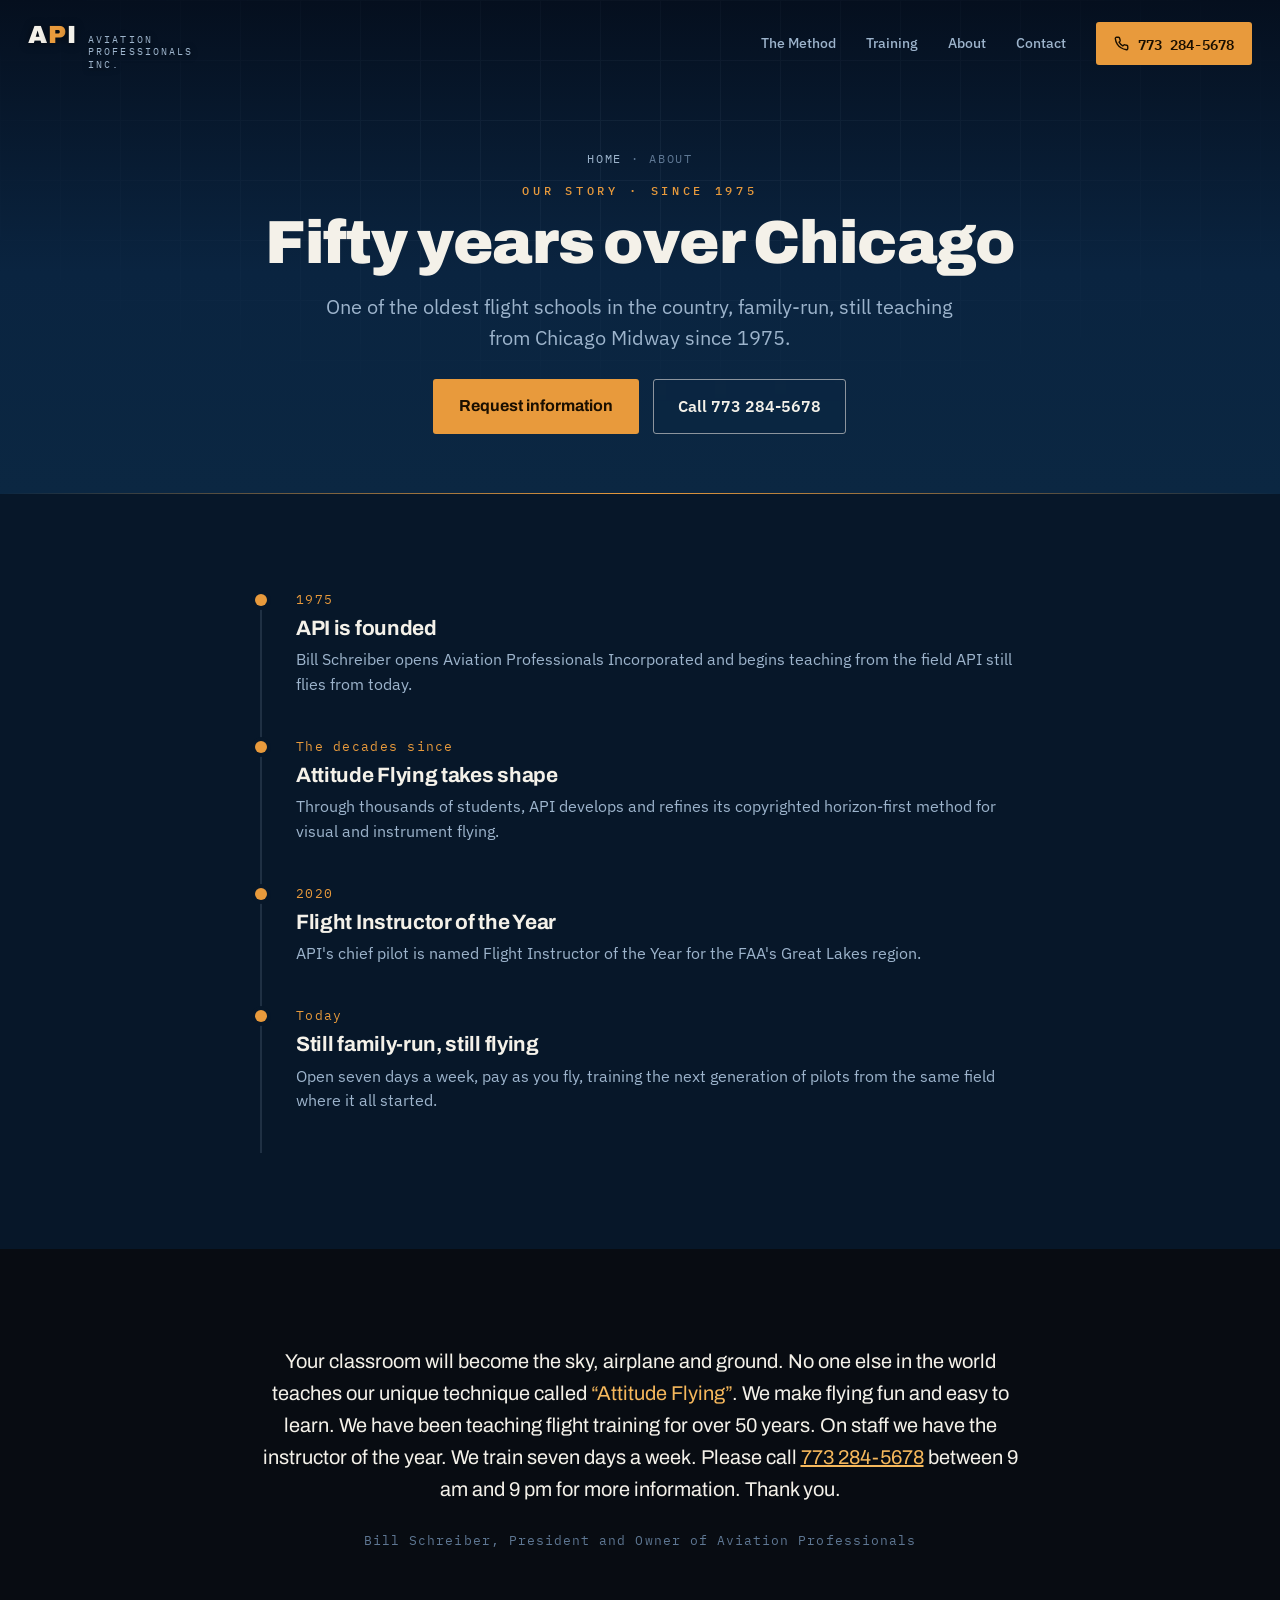
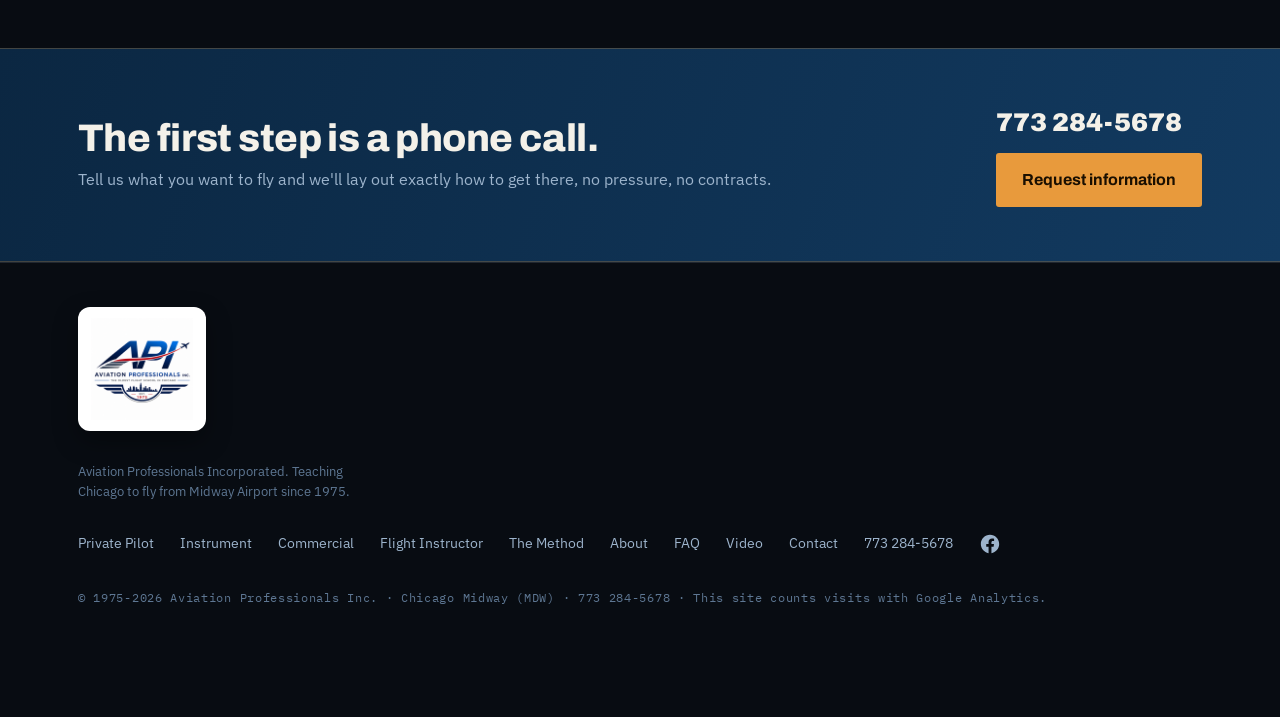
<file: about.html>
<!DOCTYPE html>
<html lang="en"><head><script>document.documentElement.className+=' js'</script>
<meta charset="UTF-8"><meta name="viewport" content="width=device-width, initial-scale=1.0">
<title>About Aviation Professionals Inc.: Chicago Flight School Since 1975</title>
<meta name="description" content="Aviation Professionals Inc. (API) is one of the oldest flight schools in the country, family-run at Chicago Midway since 1975. Meet the school behind Attitude Flying.">
<link rel="canonical" href="https://www.apischool.com/about">
<link rel="icon" type="image/png" href="/img/favicon.png">
<meta property="og:type" content="website"><meta property="og:site_name" content="Aviation Professionals Inc.">
<meta property="og:title" content="About Aviation Professionals Inc.: Chicago Flight School Since 1975"><meta property="og:description" content="Aviation Professionals Inc. (API) is one of the oldest flight schools in the country, family-run at Chicago Midway since 1975. Meet the school behind Attitude Flying.">
<meta property="og:url" content="https://www.apischool.com/about"><meta property="og:image" content="https://www.apischool.com/img/hero.jpg">
<meta name="twitter:card" content="summary_large_image"><meta name="twitter:title" content="About Aviation Professionals Inc.: Chicago Flight School Since 1975"><meta name="twitter:description" content="Aviation Professionals Inc. (API) is one of the oldest flight schools in the country, family-run at Chicago Midway since 1975. Meet the school behind Attitude Flying."><meta name="twitter:image" content="https://www.apischool.com/img/hero.jpg">
<link rel="preconnect" href="https://fonts.googleapis.com"><link rel="preconnect" href="https://fonts.gstatic.com" crossorigin>
<link href="https://fonts.googleapis.com/css2?family=Archivo:wght@500;600;700;800;900&family=IBM+Plex+Mono:wght@400;500;600&family=IBM+Plex+Sans:wght@400;500;600;700&display=swap" rel="stylesheet">
<link rel="stylesheet" href="/styles.css">
<script type="application/ld+json">{"@context":"https://schema.org","@graph":[{"@type":"BreadcrumbList","itemListElement":[{"@type":"ListItem","position":1,"name":"Home","item":"https://www.apischool.com/"},{"@type":"ListItem","position":2,"name":"About","item":"https://www.apischool.com/about"}]}]}</script>
<!-- Google Analytics 4, property apischool.com (564377771) under apimidway@gmail.com. The id is public by design. -->
<script async src="https://www.googletagmanager.com/gtag/js?id=G-CTXV7W5JP8"></script>
<script>window.dataLayer=window.dataLayer||[];function gtag(){dataLayer.push(arguments);}gtag('js',new Date());gtag('config','G-CTXV7W5JP8');</script>
</head><body>
<header id="hdr">
  <a href="/" class="brand"><span class="mark">A<span>P</span>I</span><span class="full">Aviation Professionals Inc.</span></a>
  <nav class="top">
    <a href="/method" class="navlink">The Method</a>
    <a href="/#training" class="navlink">Training</a>
    <a href="/about" class="navlink">About</a>
    <a href="/contact" class="navlink">Contact</a>
    <a href="tel:7732845678" class="call-btn"><svg viewBox="0 0 24 24" fill="none" stroke="currentColor" stroke-width="2.2"><path d="M22 16.92v3a2 2 0 0 1-2.18 2 19.79 19.79 0 0 1-8.63-3.07 19.5 19.5 0 0 1-6-6 19.79 19.79 0 0 1-3.07-8.67A2 2 0 0 1 4.11 2h3a2 2 0 0 1 2 1.72c.13.96.36 1.9.7 2.81a2 2 0 0 1-.45 2.11L8.09 9.91a16 16 0 0 0 6 6l1.27-1.27a2 2 0 0 1 2.11-.45c.91.34 1.85.57 2.81.7A2 2 0 0 1 22 16.92z"/></svg>773 284-5678</a>
  </nav>
  <button class="menu-btn" id="menuBtn" aria-label="Open menu" aria-expanded="false"><span></span><span></span><span></span></button>
</header>
<div class="mnav-backdrop" id="mnavBack"></div>
<nav class="mnav" id="mnav" aria-hidden="true"><a href="/">Home</a><a href="/method">The Method</a><a href="/private-pilot">Private Pilot</a><a href="/instrument-rating">Instrument Rating</a><a href="/commercial-pilot">Commercial Pilot</a><a href="/flight-instructor">Flight Instructor</a><a href="/about">About</a><a href="/faq">FAQ</a><a href="/watch">Video</a><a href="/contact">Contact</a><a href="tel:7732845678" class="mnav-call">Call 773 284-5678</a><a href="https://www.facebook.com/APIschoolMidway" target="_blank" rel="noopener">Facebook</a></nav>
<section class="page-hero"><div class="grid-tex"></div><div class="wrap"><div class="inner">
  <div class="crumb"><a href="/">Home</a> &middot; About</div>
  <div class="eyebrow">Our story &middot; Since 1975</div>
  <h1>Fifty years over Chicago</h1>
  <p class="lead">One of the oldest flight schools in the country, family-run, still teaching from Chicago Midway since 1975.</p>
  <div class="cta-row"><a href="/contact" class="btn-primary">Request information</a><a href="tel:7732845678" class="btn-ghost">Call 773 284-5678</a></div>
</div></div></section><section class="section"><div class="wrap">
<div class="timeline">
  <div class="tl"><div class="yr">1975</div><h3>API is founded</h3><p>Bill Schreiber opens Aviation Professionals Incorporated and begins teaching from the field API still flies from today.</p></div>
  <div class="tl"><div class="yr">The decades since</div><h3>Attitude Flying takes shape</h3><p>Through thousands of students, API develops and refines its copyrighted horizon-first method for visual and instrument flying.</p></div>
  <div class="tl"><div class="yr">2020</div><h3>Flight Instructor of the Year</h3><p>API's chief pilot is named Flight Instructor of the Year for the FAA's Great Lakes region.</p></div>
  <div class="tl"><div class="yr">Today</div><h3>Still family-run, still flying</h3><p>Open seven days a week, pay as you fly, training the next generation of pilots from the same field where it all started.</p></div>
</div>
</div></section>
<section class="section proof"><div class="wrap">
  <blockquote style="font-size:clamp(1.05rem,1.6vw,1.25rem);font-weight:400;line-height:1.6;max-width:760px">Your classroom will become the sky, airplane and ground. No one else in the world teaches our unique technique called <span>&ldquo;Attitude Flying&rdquo;</span>. We make flying fun and easy to learn. We have been teaching flight training for over 50 years. On staff we have the instructor of the year. We train seven days a week. Please call <a href="tel:7732845678">773 284-5678</a> between 9 am and 9 pm for more information. Thank you.</blockquote>
  <cite>Bill Schreiber, President and Owner of Aviation Professionals</cite>
</div></section>
<section class="cta-band"><div class="wrap"><div class="inner">
  <div><h2>The first step is a phone call.</h2><p>Tell us what you want to fly and we'll lay out exactly how to get there, no pressure, no contracts.</p></div>
  <div><a href="tel:7732845678" class="phone">773 284-5678</a><div style="margin-top:10px"><a href="/contact" class="btn-primary">Request information</a></div></div>
</div></div></section>
<footer><div class="wrap">
  <div class="foot-grid">
    <div><a href="/"><img src="/img/logo.png" alt="Aviation Professionals Inc., the oldest flight school in Chicago" class="foot-logo" loading="lazy"></a><div class="tag">Aviation Professionals Incorporated. Teaching Chicago to fly from Midway Airport since 1975.</div></div>
    <nav><a href="/private-pilot">Private Pilot</a><a href="/instrument-rating">Instrument</a><a href="/commercial-pilot">Commercial</a><a href="/flight-instructor">Flight Instructor</a><a href="/method">The Method</a><a href="/about">About</a><a href="/faq">FAQ</a><a href="/watch">Video</a><a href="/contact">Contact</a><a href="tel:7732845678">773 284-5678</a><a href="https://www.facebook.com/APIschoolMidway" target="_blank" rel="noopener" aria-label="Facebook" class="foot-fb"><svg viewBox="0 0 24 24" width="22" height="22" fill="currentColor" aria-hidden="true"><path d="M22 12.06C22 6.5 17.52 2 12 2S2 6.5 2 12.06c0 5 3.66 9.15 8.44 9.94v-7.03H7.9v-2.9h2.54V9.85c0-2.5 1.49-3.89 3.78-3.89 1.09 0 2.24.2 2.24.2v2.46h-1.26c-1.24 0-1.63.77-1.63 1.56v1.88h2.78l-.44 2.9h-2.34V22c4.78-.79 8.44-4.94 8.44-9.94z"/></svg></a></nav>
  </div>
  <div class="copyright">&copy; 1975-2026 Aviation Professionals Inc. &middot; Chicago Midway (MDW) &middot; 773 284-5678 &middot; This site counts visits with Google Analytics.</div>
</div></footer>
<a href="tel:7732845678" class="mobile-call">&#128222; Call API &middot; 773 284-5678</a>
<script src="/app.js"></script>
</body></html>
</file>
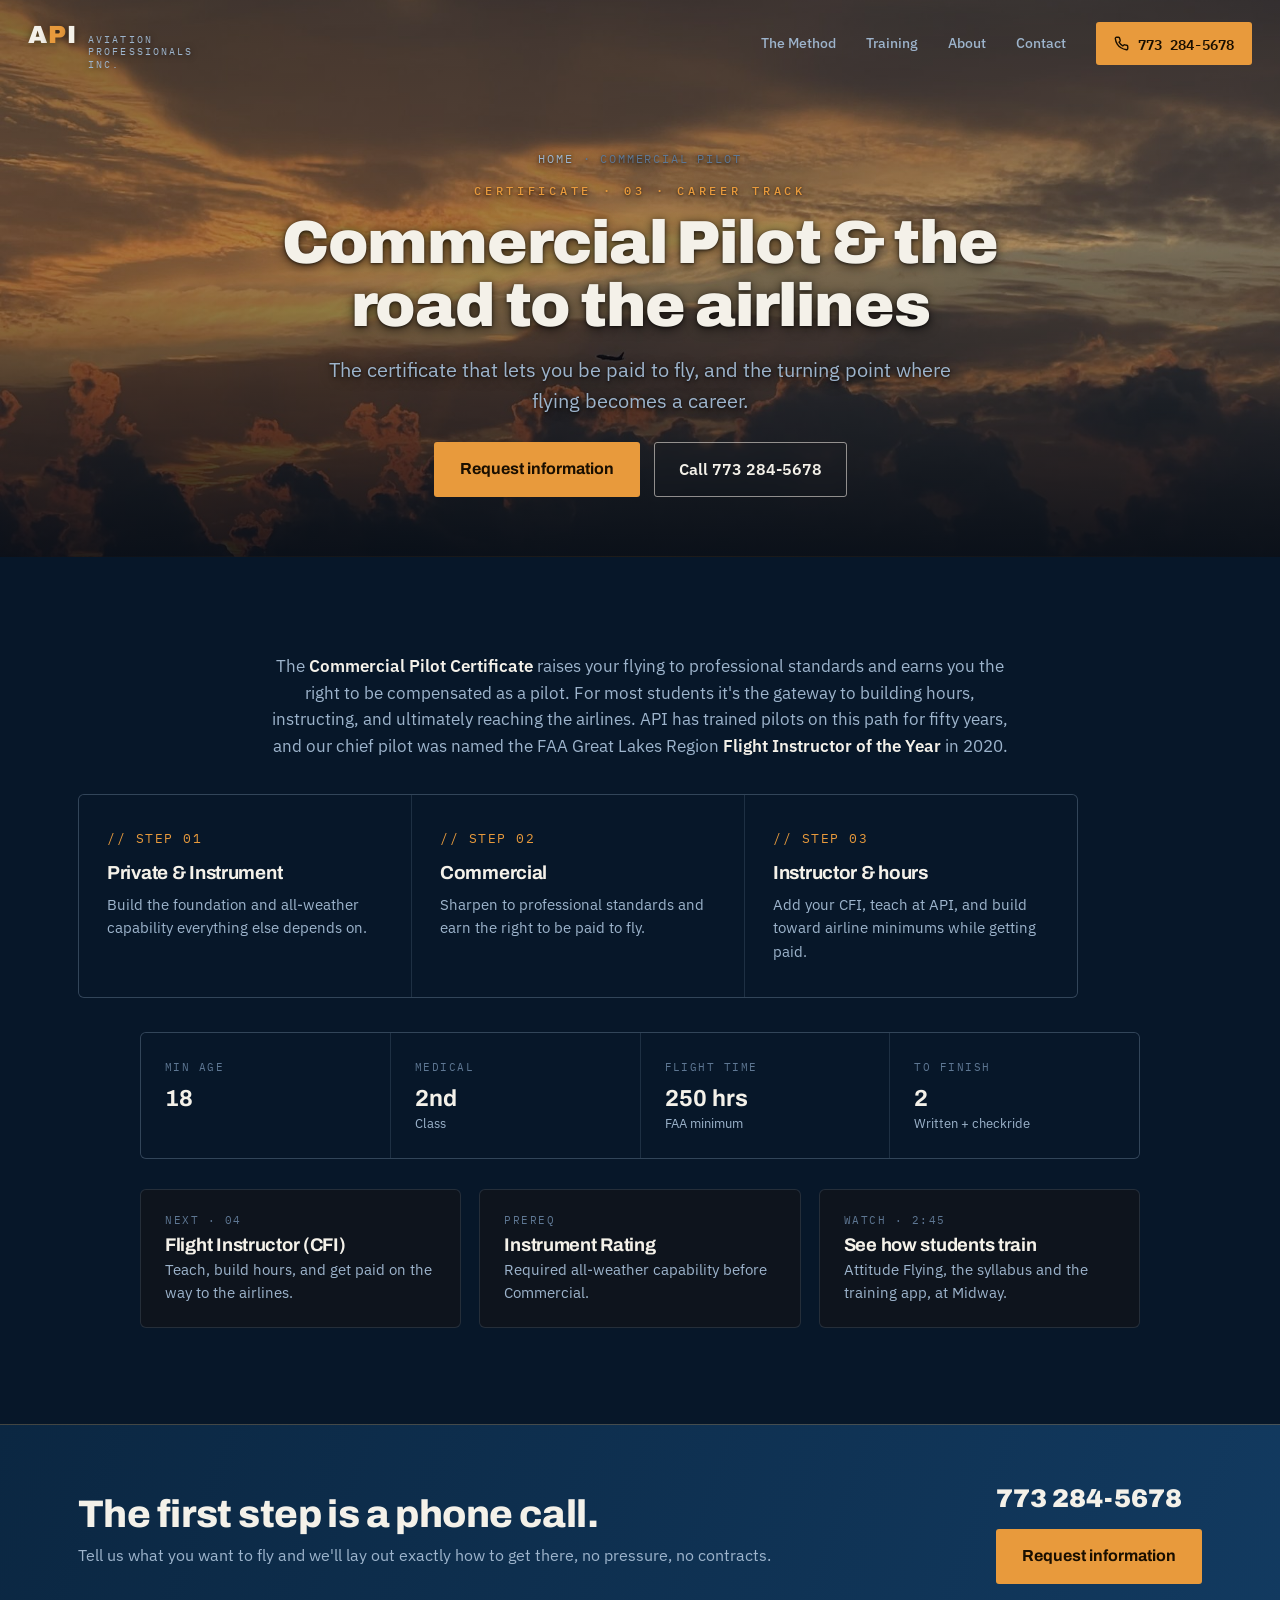
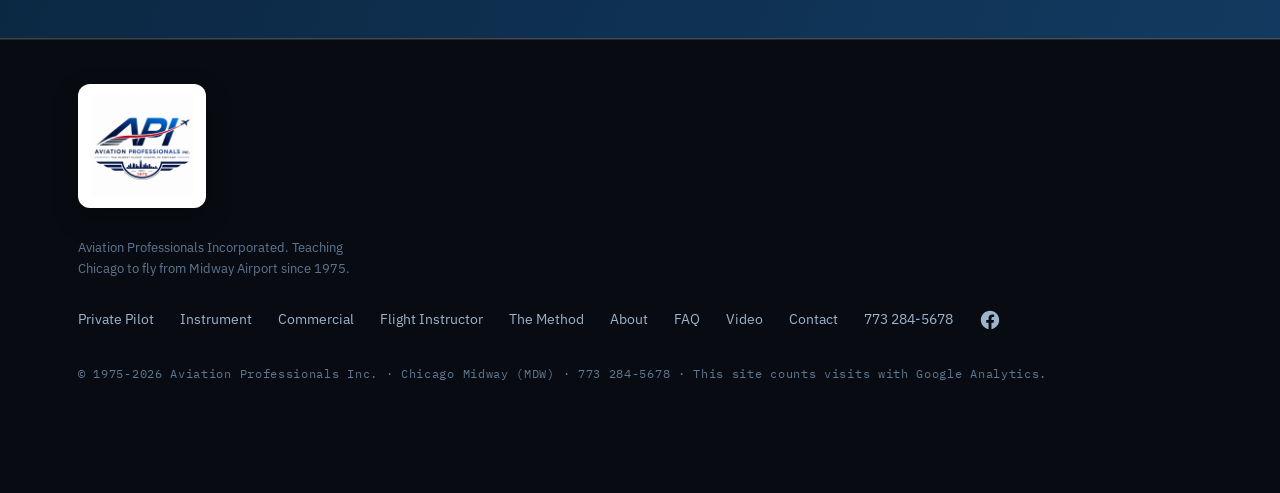
<file: commercial-pilot.html>
<!DOCTYPE html>
<html lang="en"><head><script>document.documentElement.className+=' js'</script>
<meta charset="UTF-8"><meta name="viewport" content="width=device-width, initial-scale=1.0">
<title>Commercial Pilot Training at Chicago Midway | Aviation Professionals Inc.</title>
<meta name="description" content="Become a Commercial Pilot at Chicago Midway and start a flying career. Aviation Professionals Inc. has trained Chicago pilots since 1975. Call 773-284-5678.">
<link rel="canonical" href="https://www.apischool.com/commercial-pilot">
<link rel="icon" type="image/png" href="/img/favicon.png">
<meta property="og:type" content="website"><meta property="og:site_name" content="Aviation Professionals Inc.">
<meta property="og:title" content="Commercial Pilot Training at Chicago Midway | Aviation Professionals Inc."><meta property="og:description" content="Become a Commercial Pilot at Chicago Midway and start a flying career. Aviation Professionals Inc. has trained Chicago pilots since 1975. Call 773-284-5678.">
<meta property="og:url" content="https://www.apischool.com/commercial-pilot"><meta property="og:image" content="https://www.apischool.com/img/hero.jpg">
<meta name="twitter:card" content="summary_large_image"><meta name="twitter:title" content="Commercial Pilot Training at Chicago Midway | Aviation Professionals Inc."><meta name="twitter:description" content="Become a Commercial Pilot at Chicago Midway and start a flying career. Aviation Professionals Inc. has trained Chicago pilots since 1975. Call 773-284-5678."><meta name="twitter:image" content="https://www.apischool.com/img/hero.jpg">
<link rel="preconnect" href="https://fonts.googleapis.com"><link rel="preconnect" href="https://fonts.gstatic.com" crossorigin>
<link href="https://fonts.googleapis.com/css2?family=Archivo:wght@500;600;700;800;900&family=IBM+Plex+Mono:wght@400;500;600&family=IBM+Plex+Sans:wght@400;500;600;700&display=swap" rel="stylesheet">
<link rel="stylesheet" href="/styles.css">
<script type="application/ld+json">{"@context":"https://schema.org","@graph":[{"@type":"BreadcrumbList","itemListElement":[{"@type":"ListItem","position":1,"name":"Home","item":"https://www.apischool.com/"},{"@type":"ListItem","position":2,"name":"Commercial Pilot","item":"https://www.apischool.com/commercial-pilot"}]},{"@type":"Course","name":"Commercial Pilot Certificate","description":"Commercial Pilot training at Chicago Midway: the certificate that lets you be paid to fly, the turning point to an aviation career.","url":"https://www.apischool.com/commercial-pilot","provider":{"@type":"EducationalOrganization","@id":"https://www.apischool.com/#org","name":"Aviation Professionals Inc.","sameAs":"https://www.apischool.com/"},"hasCourseInstance":{"@type":"CourseInstance","courseMode":"Onsite","location":"Chicago Midway International Airport (MDW), Chicago, IL","courseWorkload":"Flexible, one-on-one, scheduled around the student"}}]}</script>
<!-- Google Analytics 4, property apischool.com (564377771) under apimidway@gmail.com. The id is public by design. -->
<script async src="https://www.googletagmanager.com/gtag/js?id=G-CTXV7W5JP8"></script>
<script>window.dataLayer=window.dataLayer||[];function gtag(){dataLayer.push(arguments);}gtag('js',new Date());gtag('config','G-CTXV7W5JP8');</script>
</head><body>
<header id="hdr">
  <a href="/" class="brand"><span class="mark">A<span>P</span>I</span><span class="full">Aviation Professionals Inc.</span></a>
  <nav class="top">
    <a href="/method" class="navlink">The Method</a>
    <a href="/#training" class="navlink">Training</a>
    <a href="/about" class="navlink">About</a>
    <a href="/contact" class="navlink">Contact</a>
    <a href="tel:7732845678" class="call-btn"><svg viewBox="0 0 24 24" fill="none" stroke="currentColor" stroke-width="2.2"><path d="M22 16.92v3a2 2 0 0 1-2.18 2 19.79 19.79 0 0 1-8.63-3.07 19.5 19.5 0 0 1-6-6 19.79 19.79 0 0 1-3.07-8.67A2 2 0 0 1 4.11 2h3a2 2 0 0 1 2 1.72c.13.96.36 1.9.7 2.81a2 2 0 0 1-.45 2.11L8.09 9.91a16 16 0 0 0 6 6l1.27-1.27a2 2 0 0 1 2.11-.45c.91.34 1.85.57 2.81.7A2 2 0 0 1 22 16.92z"/></svg>773 284-5678</a>
  </nav>
  <button class="menu-btn" id="menuBtn" aria-label="Open menu" aria-expanded="false"><span></span><span></span><span></span></button>
</header>
<div class="mnav-backdrop" id="mnavBack"></div>
<nav class="mnav" id="mnav" aria-hidden="true"><a href="/">Home</a><a href="/method">The Method</a><a href="/private-pilot">Private Pilot</a><a href="/instrument-rating">Instrument Rating</a><a href="/commercial-pilot">Commercial Pilot</a><a href="/flight-instructor">Flight Instructor</a><a href="/about">About</a><a href="/faq">FAQ</a><a href="/watch">Video</a><a href="/contact">Contact</a><a href="tel:7732845678" class="mnav-call">Call 773 284-5678</a><a href="https://www.facebook.com/APIschoolMidway" target="_blank" rel="noopener">Facebook</a></nav>
<section class="page-hero haspic"><img class="ph-img" src="/img/airline.jpg" alt="An airliner climbing through golden clouds at sunset" style="object-position:50% 48%"><div class="grid-tex"></div><div class="wrap"><div class="inner">
  <div class="crumb"><a href="/">Home</a> &middot; Commercial Pilot</div>
  <div class="eyebrow">Certificate &middot; 03 &middot; Career Track</div>
  <h1>Commercial Pilot &amp; the road to the airlines</h1>
  <p class="lead">The certificate that lets you be paid to fly, and the turning point where flying becomes a career.</p>
  <div class="cta-row"><a href="/contact" class="btn-primary">Request information</a><a href="tel:7732845678" class="btn-ghost">Call 773 284-5678</a></div>
</div></div></section><section class="section"><div class="wrap"><div class="prose intro-narrow">
<p>The <strong>Commercial Pilot Certificate</strong> raises your flying to professional standards and earns you the right to be compensated as a pilot. For most students it's the gateway to building hours, instructing, and ultimately reaching the airlines. API has trained pilots on this path for fifty years, and our chief pilot was named the FAA Great Lakes Region <strong>Flight Instructor of the Year</strong> in 2020.</p>
</div>
<div class="why-grid" style="margin:34px 0">
  <div class="why-cell"><div class="ico">// STEP 01</div><h3>Private &amp; Instrument</h3><p>Build the foundation and all-weather capability everything else depends on.</p></div>
  <div class="why-cell"><div class="ico">// STEP 02</div><h3>Commercial</h3><p>Sharpen to professional standards and earn the right to be paid to fly.</p></div>
  <div class="why-cell"><div class="ico">// STEP 03</div><h3>Instructor &amp; hours</h3><p>Add your CFI, teach at API, and build toward airline minimums while getting paid.</p></div>
</div>
<div class="facts"><div class="fact"><div class="k">Min age</div><div class="v">18</div></div><div class="fact"><div class="k">Medical</div><div class="v">2nd<small>Class</small></div></div><div class="fact"><div class="k">Flight time</div><div class="v">250 hrs<small>FAA minimum</small></div></div><div class="fact"><div class="k">To finish</div><div class="v">2<small>Written + checkride</small></div></div></div>
<div class="nextstep" style="margin-top:30px">
  <a href="/flight-instructor"><div class="k">Next &middot; 04</div><h3>Flight Instructor (CFI)</h3><p>Teach, build hours, and get paid on the way to the airlines.</p></a>
  <a href="/instrument-rating"><div class="k">Prereq</div><h3>Instrument Rating</h3><p>Required all-weather capability before Commercial.</p></a>
  <a href="/#video"><div class="k">Watch &middot; 2:45</div><h3>See how students train</h3><p>Attitude Flying, the syllabus and the training app, at Midway.</p></a>
</div>
</div></section>
<section class="cta-band"><div class="wrap"><div class="inner">
  <div><h2>The first step is a phone call.</h2><p>Tell us what you want to fly and we'll lay out exactly how to get there, no pressure, no contracts.</p></div>
  <div><a href="tel:7732845678" class="phone">773 284-5678</a><div style="margin-top:10px"><a href="/contact" class="btn-primary">Request information</a></div></div>
</div></div></section>
<footer><div class="wrap">
  <div class="foot-grid">
    <div><a href="/"><img src="/img/logo.png" alt="Aviation Professionals Inc., the oldest flight school in Chicago" class="foot-logo" loading="lazy"></a><div class="tag">Aviation Professionals Incorporated. Teaching Chicago to fly from Midway Airport since 1975.</div></div>
    <nav><a href="/private-pilot">Private Pilot</a><a href="/instrument-rating">Instrument</a><a href="/commercial-pilot">Commercial</a><a href="/flight-instructor">Flight Instructor</a><a href="/method">The Method</a><a href="/about">About</a><a href="/faq">FAQ</a><a href="/watch">Video</a><a href="/contact">Contact</a><a href="tel:7732845678">773 284-5678</a><a href="https://www.facebook.com/APIschoolMidway" target="_blank" rel="noopener" aria-label="Facebook" class="foot-fb"><svg viewBox="0 0 24 24" width="22" height="22" fill="currentColor" aria-hidden="true"><path d="M22 12.06C22 6.5 17.52 2 12 2S2 6.5 2 12.06c0 5 3.66 9.15 8.44 9.94v-7.03H7.9v-2.9h2.54V9.85c0-2.5 1.49-3.89 3.78-3.89 1.09 0 2.24.2 2.24.2v2.46h-1.26c-1.24 0-1.63.77-1.63 1.56v1.88h2.78l-.44 2.9h-2.34V22c4.78-.79 8.44-4.94 8.44-9.94z"/></svg></a></nav>
  </div>
  <div class="copyright">&copy; 1975-2026 Aviation Professionals Inc. &middot; Chicago Midway (MDW) &middot; 773 284-5678 &middot; This site counts visits with Google Analytics.</div>
</div></footer>
<a href="tel:7732845678" class="mobile-call">&#128222; Call API &middot; 773 284-5678</a>
<script src="/app.js"></script>
</body></html>
</file>
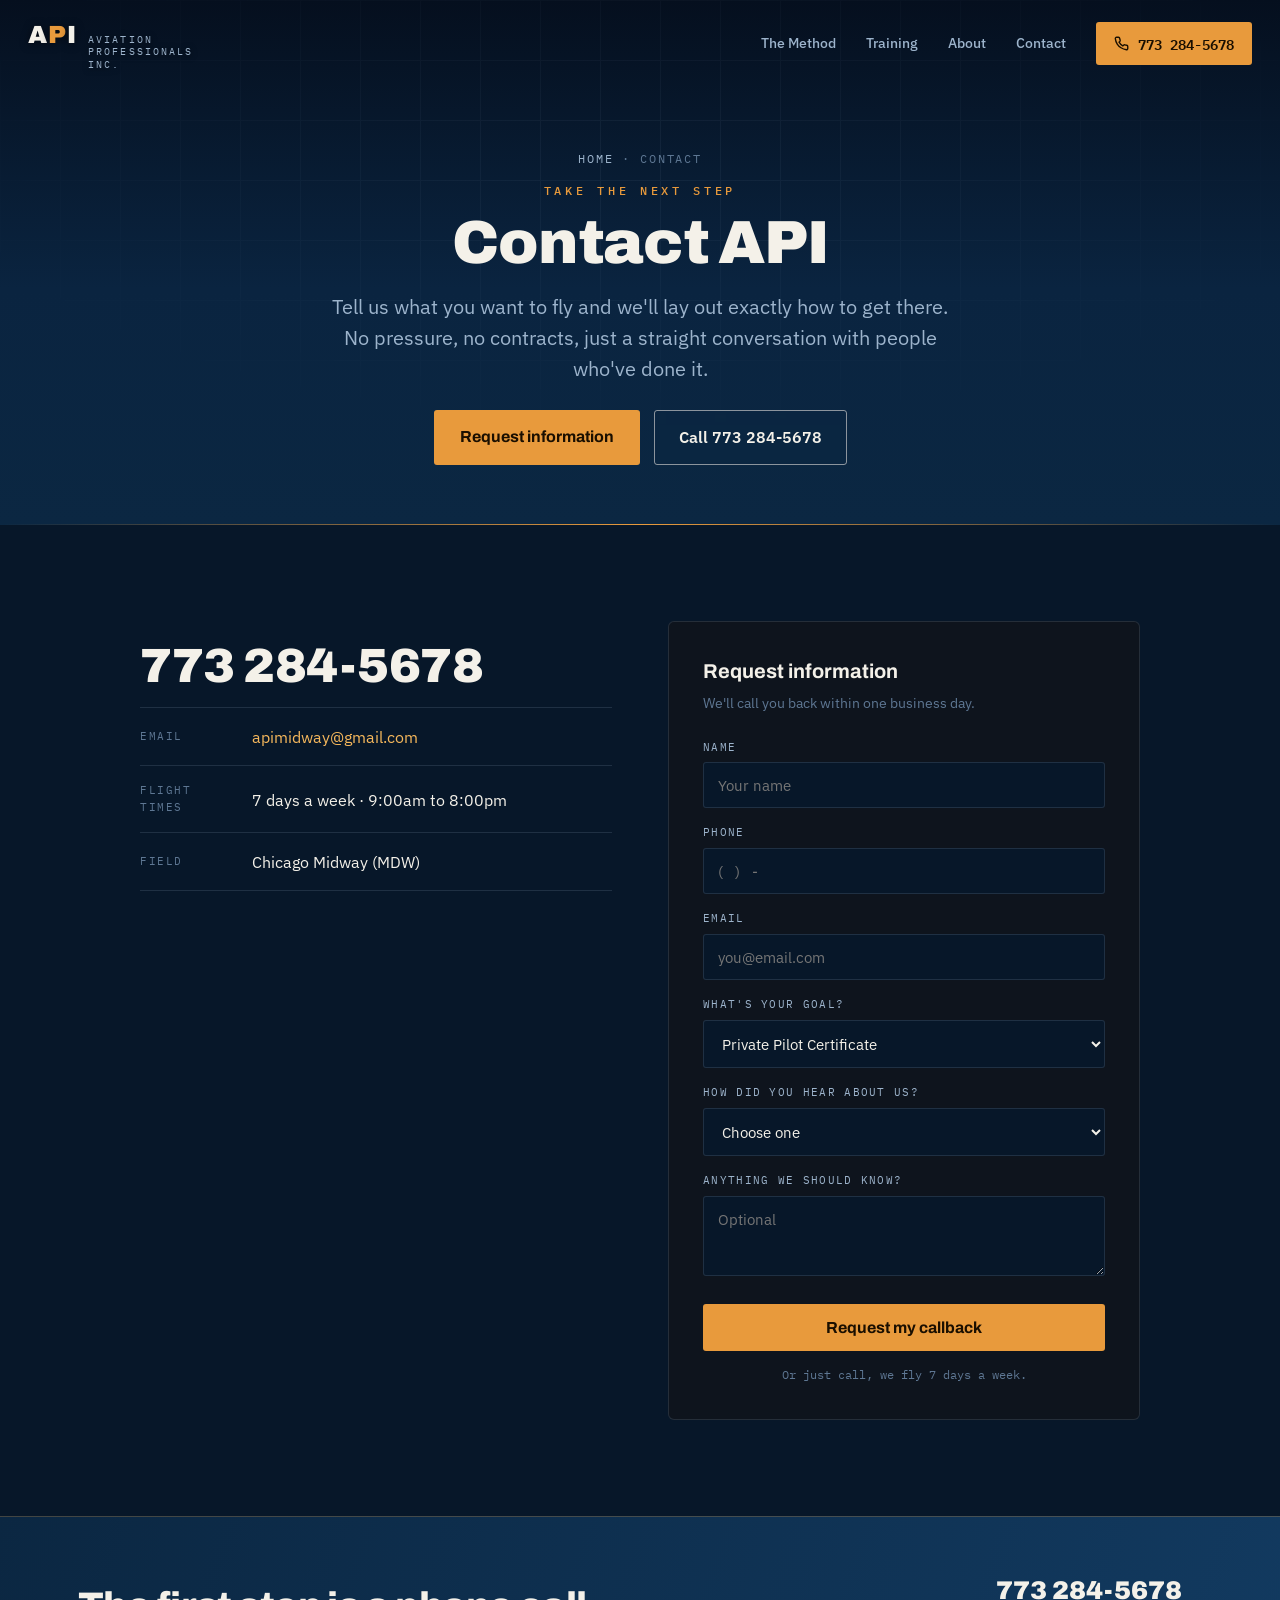
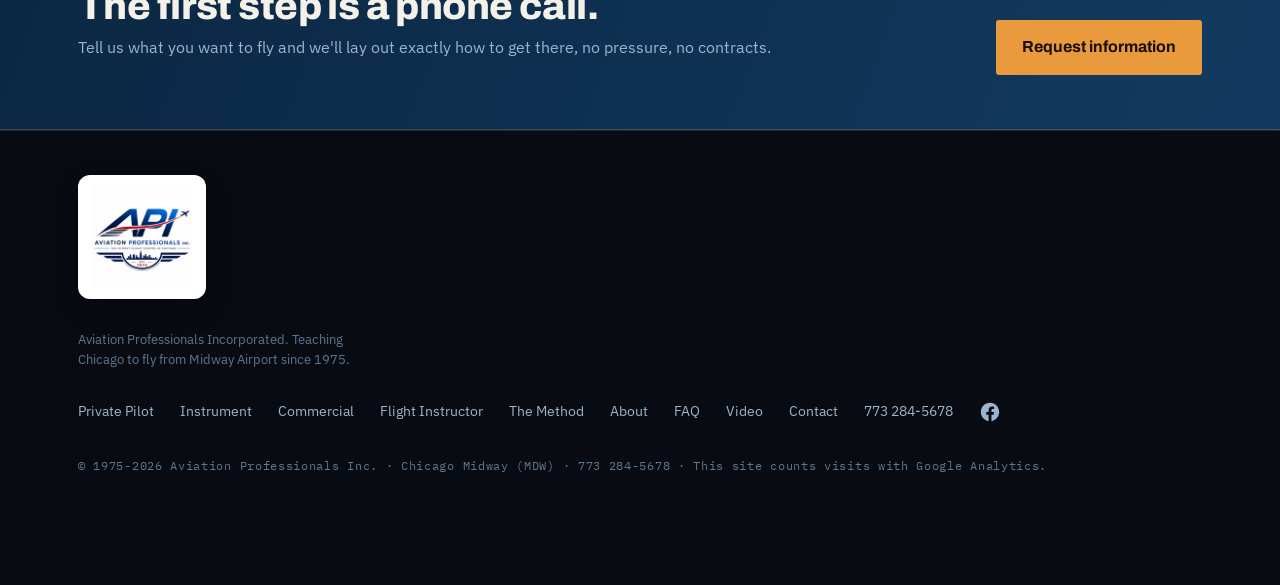
<file: contact.html>
<!DOCTYPE html>
<html lang="en"><head><script>document.documentElement.className+=' js'</script>
<meta charset="UTF-8"><meta name="viewport" content="width=device-width, initial-scale=1.0">
<title>Contact Aviation Professionals Inc.: Chicago Midway Flight School</title>
<meta name="description" content="Contact Aviation Professionals Inc. to start flight training at Chicago Midway. Call 773-284-5678 or request information, we fly 7 days a week.">
<link rel="canonical" href="https://www.apischool.com/contact">
<link rel="icon" type="image/png" href="/img/favicon.png">
<meta property="og:type" content="website"><meta property="og:site_name" content="Aviation Professionals Inc.">
<meta property="og:title" content="Contact Aviation Professionals Inc.: Chicago Midway Flight School"><meta property="og:description" content="Contact Aviation Professionals Inc. to start flight training at Chicago Midway. Call 773-284-5678 or request information, we fly 7 days a week.">
<meta property="og:url" content="https://www.apischool.com/contact"><meta property="og:image" content="https://www.apischool.com/img/hero.jpg">
<meta name="twitter:card" content="summary_large_image"><meta name="twitter:title" content="Contact Aviation Professionals Inc.: Chicago Midway Flight School"><meta name="twitter:description" content="Contact Aviation Professionals Inc. to start flight training at Chicago Midway. Call 773-284-5678 or request information, we fly 7 days a week."><meta name="twitter:image" content="https://www.apischool.com/img/hero.jpg">
<link rel="preconnect" href="https://fonts.googleapis.com"><link rel="preconnect" href="https://fonts.gstatic.com" crossorigin>
<link href="https://fonts.googleapis.com/css2?family=Archivo:wght@500;600;700;800;900&family=IBM+Plex+Mono:wght@400;500;600&family=IBM+Plex+Sans:wght@400;500;600;700&display=swap" rel="stylesheet">
<link rel="stylesheet" href="/styles.css">
<script type="application/ld+json">{"@context":"https://schema.org","@graph":[{"@type":"BreadcrumbList","itemListElement":[{"@type":"ListItem","position":1,"name":"Home","item":"https://www.apischool.com/"},{"@type":"ListItem","position":2,"name":"Contact","item":"https://www.apischool.com/contact"}]}]}</script>
<!-- Google Analytics 4, property apischool.com (564377771) under apimidway@gmail.com. The id is public by design. -->
<script async src="https://www.googletagmanager.com/gtag/js?id=G-CTXV7W5JP8"></script>
<script>window.dataLayer=window.dataLayer||[];function gtag(){dataLayer.push(arguments);}gtag('js',new Date());gtag('config','G-CTXV7W5JP8');</script>
</head><body>
<header id="hdr">
  <a href="/" class="brand"><span class="mark">A<span>P</span>I</span><span class="full">Aviation Professionals Inc.</span></a>
  <nav class="top">
    <a href="/method" class="navlink">The Method</a>
    <a href="/#training" class="navlink">Training</a>
    <a href="/about" class="navlink">About</a>
    <a href="/contact" class="navlink">Contact</a>
    <a href="tel:7732845678" class="call-btn"><svg viewBox="0 0 24 24" fill="none" stroke="currentColor" stroke-width="2.2"><path d="M22 16.92v3a2 2 0 0 1-2.18 2 19.79 19.79 0 0 1-8.63-3.07 19.5 19.5 0 0 1-6-6 19.79 19.79 0 0 1-3.07-8.67A2 2 0 0 1 4.11 2h3a2 2 0 0 1 2 1.72c.13.96.36 1.9.7 2.81a2 2 0 0 1-.45 2.11L8.09 9.91a16 16 0 0 0 6 6l1.27-1.27a2 2 0 0 1 2.11-.45c.91.34 1.85.57 2.81.7A2 2 0 0 1 22 16.92z"/></svg>773 284-5678</a>
  </nav>
  <button class="menu-btn" id="menuBtn" aria-label="Open menu" aria-expanded="false"><span></span><span></span><span></span></button>
</header>
<div class="mnav-backdrop" id="mnavBack"></div>
<nav class="mnav" id="mnav" aria-hidden="true"><a href="/">Home</a><a href="/method">The Method</a><a href="/private-pilot">Private Pilot</a><a href="/instrument-rating">Instrument Rating</a><a href="/commercial-pilot">Commercial Pilot</a><a href="/flight-instructor">Flight Instructor</a><a href="/about">About</a><a href="/faq">FAQ</a><a href="/watch">Video</a><a href="/contact">Contact</a><a href="tel:7732845678" class="mnav-call">Call 773 284-5678</a><a href="https://www.facebook.com/APIschoolMidway" target="_blank" rel="noopener">Facebook</a></nav>
<section class="page-hero"><div class="grid-tex"></div><div class="wrap"><div class="inner">
  <div class="crumb"><a href="/">Home</a> &middot; Contact</div>
  <div class="eyebrow">Take the next step</div>
  <h1>Contact API</h1>
  <p class="lead">Tell us what you want to fly and we'll lay out exactly how to get there. No pressure, no contracts, just a straight conversation with people who've done it.</p>
  <div class="cta-row"><a href="/contact" class="btn-primary">Request information</a><a href="tel:7732845678" class="btn-ghost">Call 773 284-5678</a></div>
</div></div></section><section class="section"><div class="wrap"><div class="contact-grid contact">
  <div>
    <a href="tel:7732845678" class="bigphone">773 284-5678</a>
    <div class="infoline"><span class="k">Email</span><span class="v"><a href="mailto:apimidway@gmail.com">apimidway@gmail.com</a></span></div>
    <div class="infoline"><span class="k">Flight Times</span><span class="v">7 days a week &middot; 9:00am to 8:00pm</span></div>
    <div class="infoline"><span class="k">Field</span><span class="v">Chicago Midway (MDW)</span></div>
  </div>
  <div><form class="lead" id="leadForm" onsubmit="return submitLead(event)">
  <input type="hidden" name="access_key" value="32313a3b-ed95-4566-86db-4887ff28a186">
  <input type="hidden" name="subject" value="New lead from API Midway website">
  <input type="hidden" name="from_name" value="API Midway Website">
  <p class="hp"><label>Leave blank: <input name="botcheck" tabindex="-1" autocomplete="off"></label></p>
  <div class="fhead">Request information</div>
  <div class="fsub">We'll call you back within one business day.</div>
  <div class="field"><label for="n">Name</label><input id="n" name="name" type="text" required placeholder="Your name"></div>
  <div class="field"><label for="p">Phone</label><input id="p" name="phone" type="tel" required placeholder="(   )   -    "></div>
  <div class="field"><label for="e">Email</label><input id="e" name="email" type="email" placeholder="you@email.com"></div>
  <div class="field"><label for="g">What's your goal?</label>
    <select id="g" name="goal"><option>Private Pilot Certificate</option><option>Instrument Rating</option><option>Commercial / Career pilot</option><option>Flight Instructor (CFI)</option><option>Not sure yet</option></select>
  </div>
  <div class="field"><label for="h">How did you hear about us?</label>
    <select id="h" name="heard_about"><option value="" selected>Choose one</option><option>Web search</option><option>Social media</option><option>Word of mouth</option><option>Other</option></select>
  </div>
  <div class="field" id="heardSearch" hidden><label for="hs">What did you search for?</label><input id="hs" name="search_terms" type="text" placeholder="e.g. flight school Chicago"></div>
  <div class="field" id="heardReferral" hidden><label for="hr">Who referred you?</label><input id="hr" name="referred_by" type="text" placeholder="Their name"></div>
  <div class="field"><label for="m">Anything we should know?</label><textarea id="m" name="message" placeholder="Optional"></textarea></div>
  <button type="submit" class="submit" id="leadBtn">Request my callback</button>
  <div class="formnote">Or just call, we fly 7 days a week.</div>
  <div class="formerr" id="formErr">Something went wrong sending that. Please call 773 284-5678 and we'll take care of you.</div>
</form>
<div class="confirm" id="confirm"><div class="chk">&#9992;</div><h3>Got it, we'll be in touch.</h3><p>Expect a call within one business day. Can't wait? Call us now at 773 284-5678.</p></div></div>
</div></div></section>
<section class="cta-band"><div class="wrap"><div class="inner">
  <div><h2>The first step is a phone call.</h2><p>Tell us what you want to fly and we'll lay out exactly how to get there, no pressure, no contracts.</p></div>
  <div><a href="tel:7732845678" class="phone">773 284-5678</a><div style="margin-top:10px"><a href="/contact" class="btn-primary">Request information</a></div></div>
</div></div></section>
<footer><div class="wrap">
  <div class="foot-grid">
    <div><a href="/"><img src="/img/logo.png" alt="Aviation Professionals Inc., the oldest flight school in Chicago" class="foot-logo" loading="lazy"></a><div class="tag">Aviation Professionals Incorporated. Teaching Chicago to fly from Midway Airport since 1975.</div></div>
    <nav><a href="/private-pilot">Private Pilot</a><a href="/instrument-rating">Instrument</a><a href="/commercial-pilot">Commercial</a><a href="/flight-instructor">Flight Instructor</a><a href="/method">The Method</a><a href="/about">About</a><a href="/faq">FAQ</a><a href="/watch">Video</a><a href="/contact">Contact</a><a href="tel:7732845678">773 284-5678</a><a href="https://www.facebook.com/APIschoolMidway" target="_blank" rel="noopener" aria-label="Facebook" class="foot-fb"><svg viewBox="0 0 24 24" width="22" height="22" fill="currentColor" aria-hidden="true"><path d="M22 12.06C22 6.5 17.52 2 12 2S2 6.5 2 12.06c0 5 3.66 9.15 8.44 9.94v-7.03H7.9v-2.9h2.54V9.85c0-2.5 1.49-3.89 3.78-3.89 1.09 0 2.24.2 2.24.2v2.46h-1.26c-1.24 0-1.63.77-1.63 1.56v1.88h2.78l-.44 2.9h-2.34V22c4.78-.79 8.44-4.94 8.44-9.94z"/></svg></a></nav>
  </div>
  <div class="copyright">&copy; 1975-2026 Aviation Professionals Inc. &middot; Chicago Midway (MDW) &middot; 773 284-5678 &middot; This site counts visits with Google Analytics.</div>
</div></footer>
<a href="tel:7732845678" class="mobile-call">&#128222; Call API &middot; 773 284-5678</a>
<script src="/app.js"></script>
</body></html>
</file>
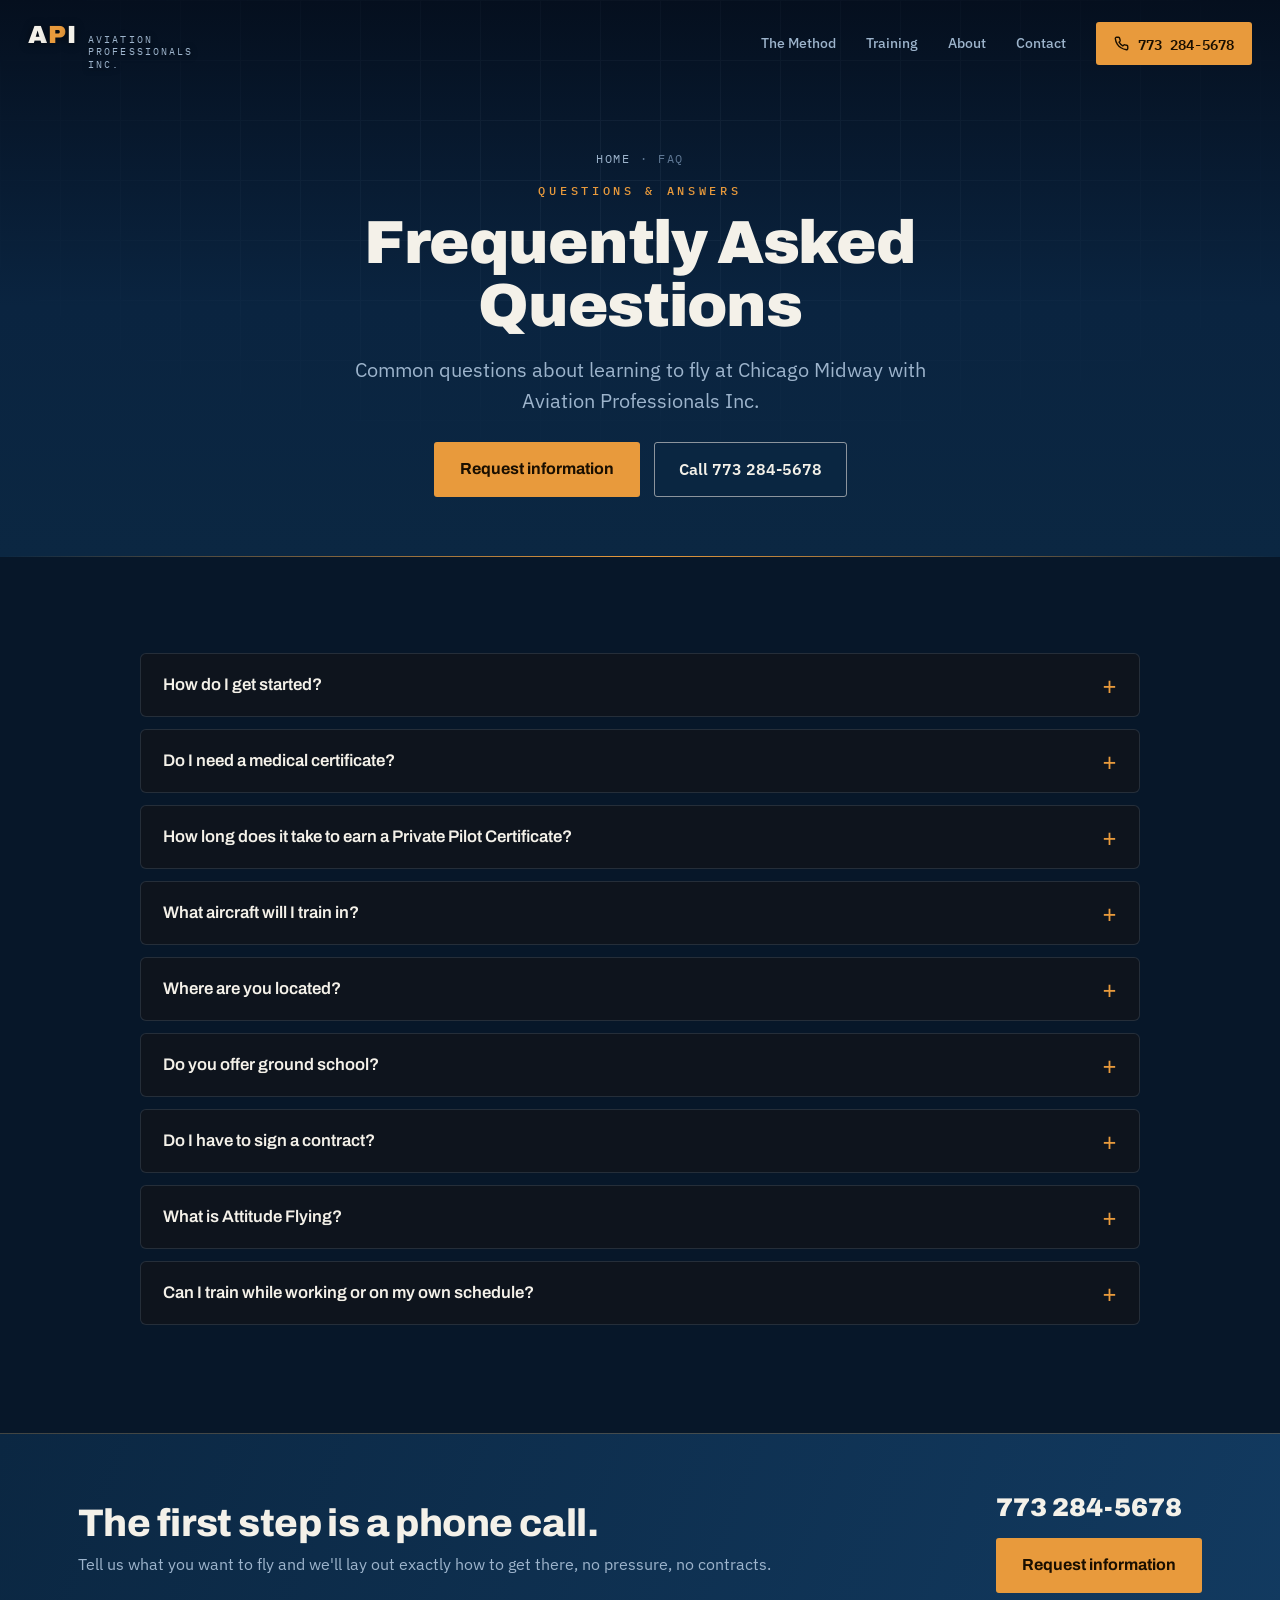
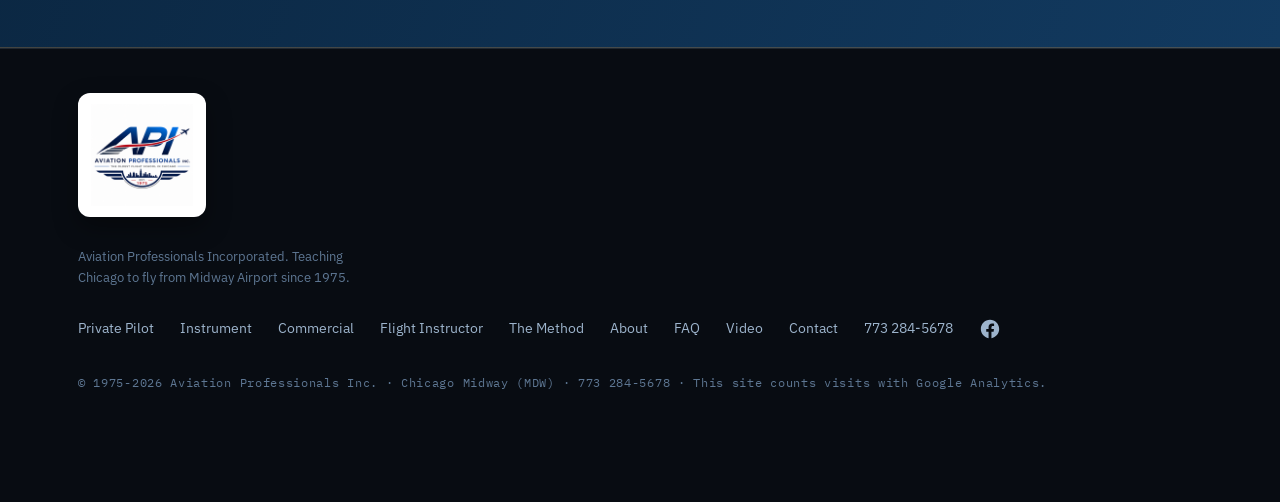
<file: faq.html>
<!DOCTYPE html>
<html lang="en"><head><script>document.documentElement.className+=' js'</script>
<meta charset="UTF-8"><meta name="viewport" content="width=device-width, initial-scale=1.0">
<title>FAQ: Learning to Fly at Chicago Midway | Aviation Professionals Inc.</title>
<meta name="description" content="Answers to common questions about flight training at Chicago Midway: getting started, medicals, how long it takes, aircraft, ground school, and the Attitude Flying method.">
<link rel="canonical" href="https://www.apischool.com/faq">
<link rel="icon" type="image/png" href="/img/favicon.png">
<meta property="og:type" content="website"><meta property="og:site_name" content="Aviation Professionals Inc.">
<meta property="og:title" content="FAQ: Learning to Fly at Chicago Midway | Aviation Professionals Inc."><meta property="og:description" content="Answers to common questions about flight training at Chicago Midway: getting started, medicals, how long it takes, aircraft, ground school, and the Attitude Flying method.">
<meta property="og:url" content="https://www.apischool.com/faq"><meta property="og:image" content="https://www.apischool.com/img/hero.jpg">
<meta name="twitter:card" content="summary_large_image"><meta name="twitter:title" content="FAQ: Learning to Fly at Chicago Midway | Aviation Professionals Inc."><meta name="twitter:description" content="Answers to common questions about flight training at Chicago Midway: getting started, medicals, how long it takes, aircraft, ground school, and the Attitude Flying method."><meta name="twitter:image" content="https://www.apischool.com/img/hero.jpg">
<link rel="preconnect" href="https://fonts.googleapis.com"><link rel="preconnect" href="https://fonts.gstatic.com" crossorigin>
<link href="https://fonts.googleapis.com/css2?family=Archivo:wght@500;600;700;800;900&family=IBM+Plex+Mono:wght@400;500;600&family=IBM+Plex+Sans:wght@400;500;600;700&display=swap" rel="stylesheet">
<link rel="stylesheet" href="/styles.css">
<script type="application/ld+json">{"@context":"https://schema.org","@graph":[{"@type":"BreadcrumbList","itemListElement":[{"@type":"ListItem","position":1,"name":"Home","item":"https://www.apischool.com/"},{"@type":"ListItem","position":2,"name":"FAQ","item":"https://www.apischool.com/faq"}]}]}</script>
<!-- Google Analytics 4, property apischool.com (564377771) under apimidway@gmail.com. The id is public by design. -->
<script async src="https://www.googletagmanager.com/gtag/js?id=G-CTXV7W5JP8"></script>
<script>window.dataLayer=window.dataLayer||[];function gtag(){dataLayer.push(arguments);}gtag('js',new Date());gtag('config','G-CTXV7W5JP8');</script>
</head><body>
<header id="hdr">
  <a href="/" class="brand"><span class="mark">A<span>P</span>I</span><span class="full">Aviation Professionals Inc.</span></a>
  <nav class="top">
    <a href="/method" class="navlink">The Method</a>
    <a href="/#training" class="navlink">Training</a>
    <a href="/about" class="navlink">About</a>
    <a href="/contact" class="navlink">Contact</a>
    <a href="tel:7732845678" class="call-btn"><svg viewBox="0 0 24 24" fill="none" stroke="currentColor" stroke-width="2.2"><path d="M22 16.92v3a2 2 0 0 1-2.18 2 19.79 19.79 0 0 1-8.63-3.07 19.5 19.5 0 0 1-6-6 19.79 19.79 0 0 1-3.07-8.67A2 2 0 0 1 4.11 2h3a2 2 0 0 1 2 1.72c.13.96.36 1.9.7 2.81a2 2 0 0 1-.45 2.11L8.09 9.91a16 16 0 0 0 6 6l1.27-1.27a2 2 0 0 1 2.11-.45c.91.34 1.85.57 2.81.7A2 2 0 0 1 22 16.92z"/></svg>773 284-5678</a>
  </nav>
  <button class="menu-btn" id="menuBtn" aria-label="Open menu" aria-expanded="false"><span></span><span></span><span></span></button>
</header>
<div class="mnav-backdrop" id="mnavBack"></div>
<nav class="mnav" id="mnav" aria-hidden="true"><a href="/">Home</a><a href="/method">The Method</a><a href="/private-pilot">Private Pilot</a><a href="/instrument-rating">Instrument Rating</a><a href="/commercial-pilot">Commercial Pilot</a><a href="/flight-instructor">Flight Instructor</a><a href="/about">About</a><a href="/faq">FAQ</a><a href="/watch">Video</a><a href="/contact">Contact</a><a href="tel:7732845678" class="mnav-call">Call 773 284-5678</a><a href="https://www.facebook.com/APIschoolMidway" target="_blank" rel="noopener">Facebook</a></nav>
<section class="page-hero"><div class="grid-tex"></div><div class="wrap"><div class="inner">
  <div class="crumb"><a href="/">Home</a> &middot; FAQ</div>
  <div class="eyebrow">Questions &amp; Answers</div>
  <h1>Frequently Asked Questions</h1>
  <p class="lead">Common questions about learning to fly at Chicago Midway with Aviation Professionals Inc.</p>
  <div class="cta-row"><a href="/contact" class="btn-primary">Request information</a><a href="tel:7732845678" class="btn-ghost">Call 773 284-5678</a></div>
</div></div></section><section class="section"><div class="wrap"><div class="faqlist"><details><summary>How do I get started?</summary><div class="a">The first step is a phone call. Tell us what you want to fly, whether that's flying for fun or a career, and we'll lay out exactly how to get there. You can <a href="/contact">request information</a> or call 773&nbsp;284&#8209;5678.</div></details><details><summary>Do I need a medical certificate?</summary><div class="a">For a Private Pilot Certificate you'll need at least an FAA third-class medical certificate, issued by an Aviation Medical Examiner. We can point you to local examiners and help you time it correctly in your training.</div></details><details><summary>How long does it take to earn a Private Pilot Certificate?</summary><div class="a">It depends mostly on how often you fly. The FAA minimum is 40 flight hours; most students finish in roughly 60-70. Flying consistently, once or twice a week, is the single biggest factor in finishing efficiently.</div></details><details><summary>What aircraft will I train in?</summary><div class="a">Well-maintained single-engine training airplanes, the same type most pilots in the country learn in.</div></details><details><summary>Where are you located?</summary><div class="a">Chicago Midway International Airport (MDW), on the southwest side of Chicago. We've operated from Midway since 1975.</div></details><details><summary>Do you offer ground school?</summary><div class="a">Yes. Ground instruction is built around Attitude Flying and paced to you alongside your flight lessons.</div></details><details><summary>Do I have to sign a contract?</summary><div class="a">No. There are no contracts, no membership, and no dues, you pay as you fly, and we're open seven days a week, so you train at the pace that fits your life.</div></details><details><summary>What is Attitude Flying?</summary><div class="a">It's API's copyrighted, horizon-first teaching method: you learn to control the airplane by the visual picture out the window before chasing instruments. <a href="/method">Read more about the method.</a></div></details><details><summary>Can I train while working or on my own schedule?</summary><div class="a">Absolutely. Because you pay as you fly and we're open every day, students fit training around work and family on whatever schedule works for them.</div></details></div></div></section><script type="application/ld+json">{"@context": "https://schema.org", "@type": "FAQPage", "mainEntity": [{"@type": "Question", "name": "How do I get started?", "acceptedAnswer": {"@type": "Answer", "text": "The first step is a phone call. Tell us what you want to fly \u2014 whether that's flying for fun or a career \u2014 and we'll lay out exactly how to get there. You can request information or call 773 284-5678."}}, {"@type": "Question", "name": "Do I need a medical certificate?", "acceptedAnswer": {"@type": "Answer", "text": "For a Private Pilot Certificate you'll need at least an FAA third-class medical certificate, issued by an Aviation Medical Examiner. We can point you to local examiners and help you time it correctly in your training."}}, {"@type": "Question", "name": "How long does it take to earn a Private Pilot Certificate?", "acceptedAnswer": {"@type": "Answer", "text": "It depends mostly on how often you fly. The FAA minimum is 40 flight hours; most students finish in roughly 60\u201370. Flying consistently \u2014 once or twice a week \u2014 is the single biggest factor in finishing efficiently."}}, {"@type": "Question", "name": "What aircraft will I train in?", "acceptedAnswer": {"@type": "Answer", "text": "Well-maintained single-engine training airplanes, the same type most pilots in the country learn in."}}, {"@type": "Question", "name": "Where are you located?", "acceptedAnswer": {"@type": "Answer", "text": "Chicago Midway International Airport (MDW), on the southwest side of Chicago. We've operated from Midway since 1975."}}, {"@type": "Question", "name": "Do you offer ground school?", "acceptedAnswer": {"@type": "Answer", "text": "Yes. Ground instruction is built around Attitude Flying and paced to you alongside your flight lessons."}}, {"@type": "Question", "name": "Do I have to sign a contract?", "acceptedAnswer": {"@type": "Answer", "text": "No. There are no contracts, no membership, and no dues \u2014 you pay as you fly, and we're open seven days a week, so you train at the pace that fits your life."}}, {"@type": "Question", "name": "What is Attitude Flying?", "acceptedAnswer": {"@type": "Answer", "text": "It's API's copyrighted, horizon-first teaching method: you learn to control the airplane by the visual picture out the window before chasing instruments. Read more about the method."}}, {"@type": "Question", "name": "Can I train while working or on my own schedule?", "acceptedAnswer": {"@type": "Answer", "text": "Absolutely. Because you pay as you fly and we're open every day, students fit training around work and family on whatever schedule works for them."}}]}</script>
<section class="cta-band"><div class="wrap"><div class="inner">
  <div><h2>The first step is a phone call.</h2><p>Tell us what you want to fly and we'll lay out exactly how to get there, no pressure, no contracts.</p></div>
  <div><a href="tel:7732845678" class="phone">773 284-5678</a><div style="margin-top:10px"><a href="/contact" class="btn-primary">Request information</a></div></div>
</div></div></section>
<footer><div class="wrap">
  <div class="foot-grid">
    <div><a href="/"><img src="/img/logo.png" alt="Aviation Professionals Inc., the oldest flight school in Chicago" class="foot-logo" loading="lazy"></a><div class="tag">Aviation Professionals Incorporated. Teaching Chicago to fly from Midway Airport since 1975.</div></div>
    <nav><a href="/private-pilot">Private Pilot</a><a href="/instrument-rating">Instrument</a><a href="/commercial-pilot">Commercial</a><a href="/flight-instructor">Flight Instructor</a><a href="/method">The Method</a><a href="/about">About</a><a href="/faq">FAQ</a><a href="/watch">Video</a><a href="/contact">Contact</a><a href="tel:7732845678">773 284-5678</a><a href="https://www.facebook.com/APIschoolMidway" target="_blank" rel="noopener" aria-label="Facebook" class="foot-fb"><svg viewBox="0 0 24 24" width="22" height="22" fill="currentColor" aria-hidden="true"><path d="M22 12.06C22 6.5 17.52 2 12 2S2 6.5 2 12.06c0 5 3.66 9.15 8.44 9.94v-7.03H7.9v-2.9h2.54V9.85c0-2.5 1.49-3.89 3.78-3.89 1.09 0 2.24.2 2.24.2v2.46h-1.26c-1.24 0-1.63.77-1.63 1.56v1.88h2.78l-.44 2.9h-2.34V22c4.78-.79 8.44-4.94 8.44-9.94z"/></svg></a></nav>
  </div>
  <div class="copyright">&copy; 1975-2026 Aviation Professionals Inc. &middot; Chicago Midway (MDW) &middot; 773 284-5678 &middot; This site counts visits with Google Analytics.</div>
</div></footer>
<a href="tel:7732845678" class="mobile-call">&#128222; Call API &middot; 773 284-5678</a>
<script src="/app.js"></script>
</body></html>
</file>
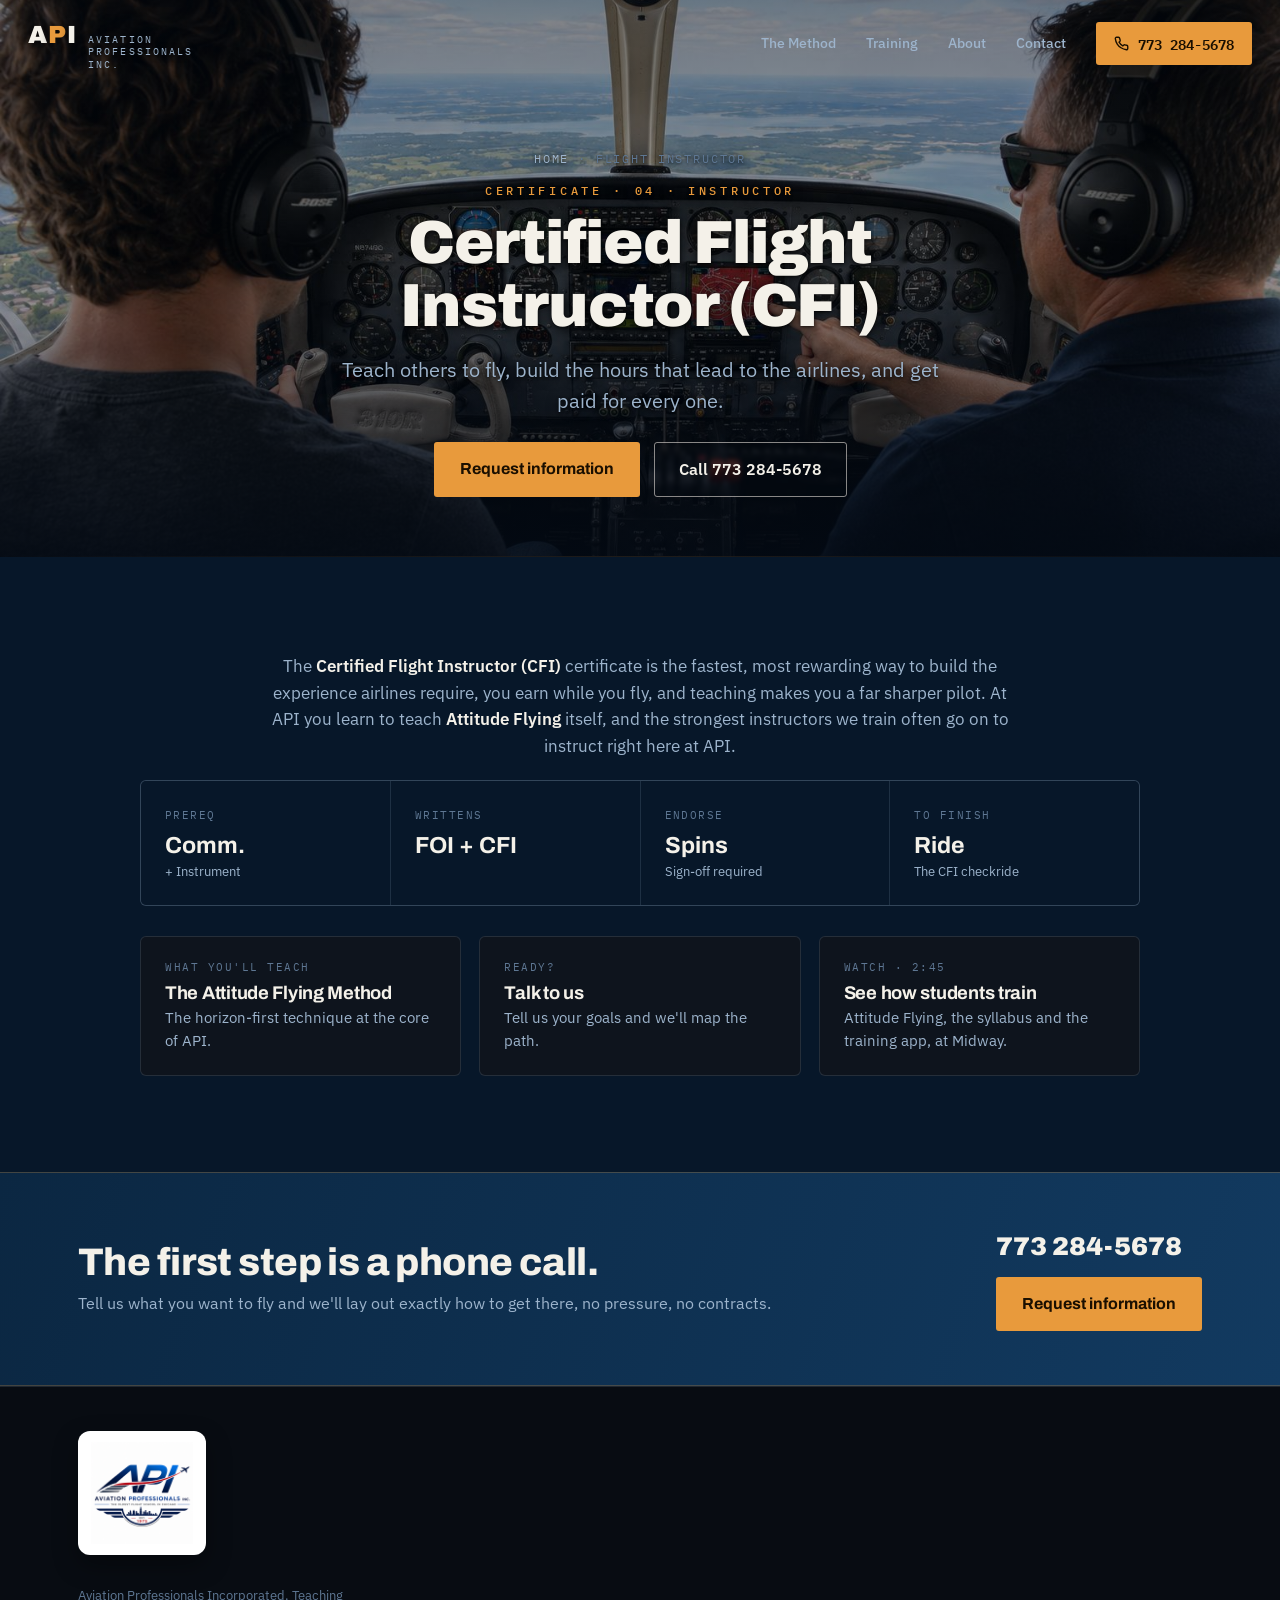
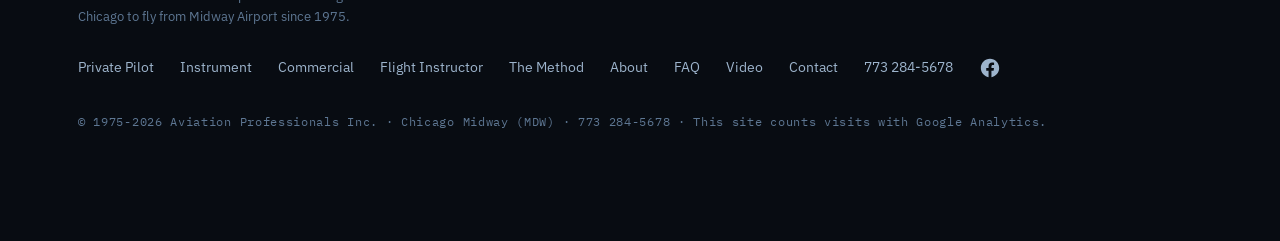
<file: flight-instructor.html>
<!DOCTYPE html>
<html lang="en"><head><script>document.documentElement.className+=' js'</script>
<meta charset="UTF-8"><meta name="viewport" content="width=device-width, initial-scale=1.0">
<title>Flight Instructor (CFI) Training at Chicago Midway | Aviation Professionals Inc.</title>
<meta name="description" content="Earn your CFI at Chicago Midway, build hours toward the airlines, and teach the Attitude Flying method at Aviation Professionals Inc. Call 773-284-5678.">
<link rel="canonical" href="https://www.apischool.com/flight-instructor">
<link rel="icon" type="image/png" href="/img/favicon.png">
<meta property="og:type" content="website"><meta property="og:site_name" content="Aviation Professionals Inc.">
<meta property="og:title" content="Flight Instructor (CFI) Training at Chicago Midway | Aviation Professionals Inc."><meta property="og:description" content="Earn your CFI at Chicago Midway, build hours toward the airlines, and teach the Attitude Flying method at Aviation Professionals Inc. Call 773-284-5678.">
<meta property="og:url" content="https://www.apischool.com/flight-instructor"><meta property="og:image" content="https://www.apischool.com/img/hero.jpg">
<meta name="twitter:card" content="summary_large_image"><meta name="twitter:title" content="Flight Instructor (CFI) Training at Chicago Midway | Aviation Professionals Inc."><meta name="twitter:description" content="Earn your CFI at Chicago Midway, build hours toward the airlines, and teach the Attitude Flying method at Aviation Professionals Inc. Call 773-284-5678."><meta name="twitter:image" content="https://www.apischool.com/img/hero.jpg">
<link rel="preconnect" href="https://fonts.googleapis.com"><link rel="preconnect" href="https://fonts.gstatic.com" crossorigin>
<link href="https://fonts.googleapis.com/css2?family=Archivo:wght@500;600;700;800;900&family=IBM+Plex+Mono:wght@400;500;600&family=IBM+Plex+Sans:wght@400;500;600;700&display=swap" rel="stylesheet">
<link rel="stylesheet" href="/styles.css">
<script type="application/ld+json">{"@context":"https://schema.org","@graph":[{"@type":"BreadcrumbList","itemListElement":[{"@type":"ListItem","position":1,"name":"Home","item":"https://www.apischool.com/"},{"@type":"ListItem","position":2,"name":"Flight Instructor","item":"https://www.apischool.com/flight-instructor"}]},{"@type":"Course","name":"Flight Instructor Certificate (CFI)","description":"Flight Instructor (CFI) training at Chicago Midway: learn to teach the Attitude Flying method, build hours and get paid on the way to the airlines.","url":"https://www.apischool.com/flight-instructor","provider":{"@type":"EducationalOrganization","@id":"https://www.apischool.com/#org","name":"Aviation Professionals Inc.","sameAs":"https://www.apischool.com/"},"hasCourseInstance":{"@type":"CourseInstance","courseMode":"Onsite","location":"Chicago Midway International Airport (MDW), Chicago, IL","courseWorkload":"Flexible, one-on-one, scheduled around the student"}}]}</script>
<!-- Google Analytics 4, property apischool.com (564377771) under apimidway@gmail.com. The id is public by design. -->
<script async src="https://www.googletagmanager.com/gtag/js?id=G-CTXV7W5JP8"></script>
<script>window.dataLayer=window.dataLayer||[];function gtag(){dataLayer.push(arguments);}gtag('js',new Date());gtag('config','G-CTXV7W5JP8');</script>
</head><body>
<header id="hdr">
  <a href="/" class="brand"><span class="mark">A<span>P</span>I</span><span class="full">Aviation Professionals Inc.</span></a>
  <nav class="top">
    <a href="/method" class="navlink">The Method</a>
    <a href="/#training" class="navlink">Training</a>
    <a href="/about" class="navlink">About</a>
    <a href="/contact" class="navlink">Contact</a>
    <a href="tel:7732845678" class="call-btn"><svg viewBox="0 0 24 24" fill="none" stroke="currentColor" stroke-width="2.2"><path d="M22 16.92v3a2 2 0 0 1-2.18 2 19.79 19.79 0 0 1-8.63-3.07 19.5 19.5 0 0 1-6-6 19.79 19.79 0 0 1-3.07-8.67A2 2 0 0 1 4.11 2h3a2 2 0 0 1 2 1.72c.13.96.36 1.9.7 2.81a2 2 0 0 1-.45 2.11L8.09 9.91a16 16 0 0 0 6 6l1.27-1.27a2 2 0 0 1 2.11-.45c.91.34 1.85.57 2.81.7A2 2 0 0 1 22 16.92z"/></svg>773 284-5678</a>
  </nav>
  <button class="menu-btn" id="menuBtn" aria-label="Open menu" aria-expanded="false"><span></span><span></span><span></span></button>
</header>
<div class="mnav-backdrop" id="mnavBack"></div>
<nav class="mnav" id="mnav" aria-hidden="true"><a href="/">Home</a><a href="/method">The Method</a><a href="/private-pilot">Private Pilot</a><a href="/instrument-rating">Instrument Rating</a><a href="/commercial-pilot">Commercial Pilot</a><a href="/flight-instructor">Flight Instructor</a><a href="/about">About</a><a href="/faq">FAQ</a><a href="/watch">Video</a><a href="/contact">Contact</a><a href="tel:7732845678" class="mnav-call">Call 773 284-5678</a><a href="https://www.facebook.com/APIschoolMidway" target="_blank" rel="noopener">Facebook</a></nav>
<section class="page-hero haspic"><img class="ph-img" src="/img/cfi.jpg" alt="An API flight instructor and student in the cockpit over the lake" style="object-position:50% 38%"><div class="grid-tex"></div><div class="wrap"><div class="inner">
  <div class="crumb"><a href="/">Home</a> &middot; Flight Instructor</div>
  <div class="eyebrow">Certificate &middot; 04 &middot; Instructor</div>
  <h1>Certified Flight Instructor (CFI)</h1>
  <p class="lead">Teach others to fly, build the hours that lead to the airlines, and get paid for every one.</p>
  <div class="cta-row"><a href="/contact" class="btn-primary">Request information</a><a href="tel:7732845678" class="btn-ghost">Call 773 284-5678</a></div>
</div></div></section><section class="section"><div class="wrap"><div class="prose intro-narrow">
<p>The <strong>Certified Flight Instructor (CFI)</strong> certificate is the fastest, most rewarding way to build the experience airlines require, you earn while you fly, and teaching makes you a far sharper pilot. At API you learn to teach <strong>Attitude Flying</strong> itself, and the strongest instructors we train often go on to instruct right here at API.</p>
</div>
<div class="facts"><div class="fact"><div class="k">Prereq</div><div class="v">Comm.<small>+ Instrument</small></div></div><div class="fact"><div class="k">Writtens</div><div class="v">FOI + CFI</div></div><div class="fact"><div class="k">Endorse</div><div class="v">Spins<small>Sign-off required</small></div></div><div class="fact"><div class="k">To finish</div><div class="v">Ride<small>The CFI checkride</small></div></div></div>
<div class="nextstep" style="margin-top:30px">
  <a href="/method"><div class="k">What you'll teach</div><h3>The Attitude Flying Method</h3><p>The horizon-first technique at the core of API.</p></a>
  <a href="/contact"><div class="k">Ready?</div><h3>Talk to us</h3><p>Tell us your goals and we'll map the path.</p></a>
  <a href="/#video"><div class="k">Watch &middot; 2:45</div><h3>See how students train</h3><p>Attitude Flying, the syllabus and the training app, at Midway.</p></a>
</div>
</div></section>
<section class="cta-band"><div class="wrap"><div class="inner">
  <div><h2>The first step is a phone call.</h2><p>Tell us what you want to fly and we'll lay out exactly how to get there, no pressure, no contracts.</p></div>
  <div><a href="tel:7732845678" class="phone">773 284-5678</a><div style="margin-top:10px"><a href="/contact" class="btn-primary">Request information</a></div></div>
</div></div></section>
<footer><div class="wrap">
  <div class="foot-grid">
    <div><a href="/"><img src="/img/logo.png" alt="Aviation Professionals Inc., the oldest flight school in Chicago" class="foot-logo" loading="lazy"></a><div class="tag">Aviation Professionals Incorporated. Teaching Chicago to fly from Midway Airport since 1975.</div></div>
    <nav><a href="/private-pilot">Private Pilot</a><a href="/instrument-rating">Instrument</a><a href="/commercial-pilot">Commercial</a><a href="/flight-instructor">Flight Instructor</a><a href="/method">The Method</a><a href="/about">About</a><a href="/faq">FAQ</a><a href="/watch">Video</a><a href="/contact">Contact</a><a href="tel:7732845678">773 284-5678</a><a href="https://www.facebook.com/APIschoolMidway" target="_blank" rel="noopener" aria-label="Facebook" class="foot-fb"><svg viewBox="0 0 24 24" width="22" height="22" fill="currentColor" aria-hidden="true"><path d="M22 12.06C22 6.5 17.52 2 12 2S2 6.5 2 12.06c0 5 3.66 9.15 8.44 9.94v-7.03H7.9v-2.9h2.54V9.85c0-2.5 1.49-3.89 3.78-3.89 1.09 0 2.24.2 2.24.2v2.46h-1.26c-1.24 0-1.63.77-1.63 1.56v1.88h2.78l-.44 2.9h-2.34V22c4.78-.79 8.44-4.94 8.44-9.94z"/></svg></a></nav>
  </div>
  <div class="copyright">&copy; 1975-2026 Aviation Professionals Inc. &middot; Chicago Midway (MDW) &middot; 773 284-5678 &middot; This site counts visits with Google Analytics.</div>
</div></footer>
<a href="tel:7732845678" class="mobile-call">&#128222; Call API &middot; 773 284-5678</a>
<script src="/app.js"></script>
</body></html>
</file>
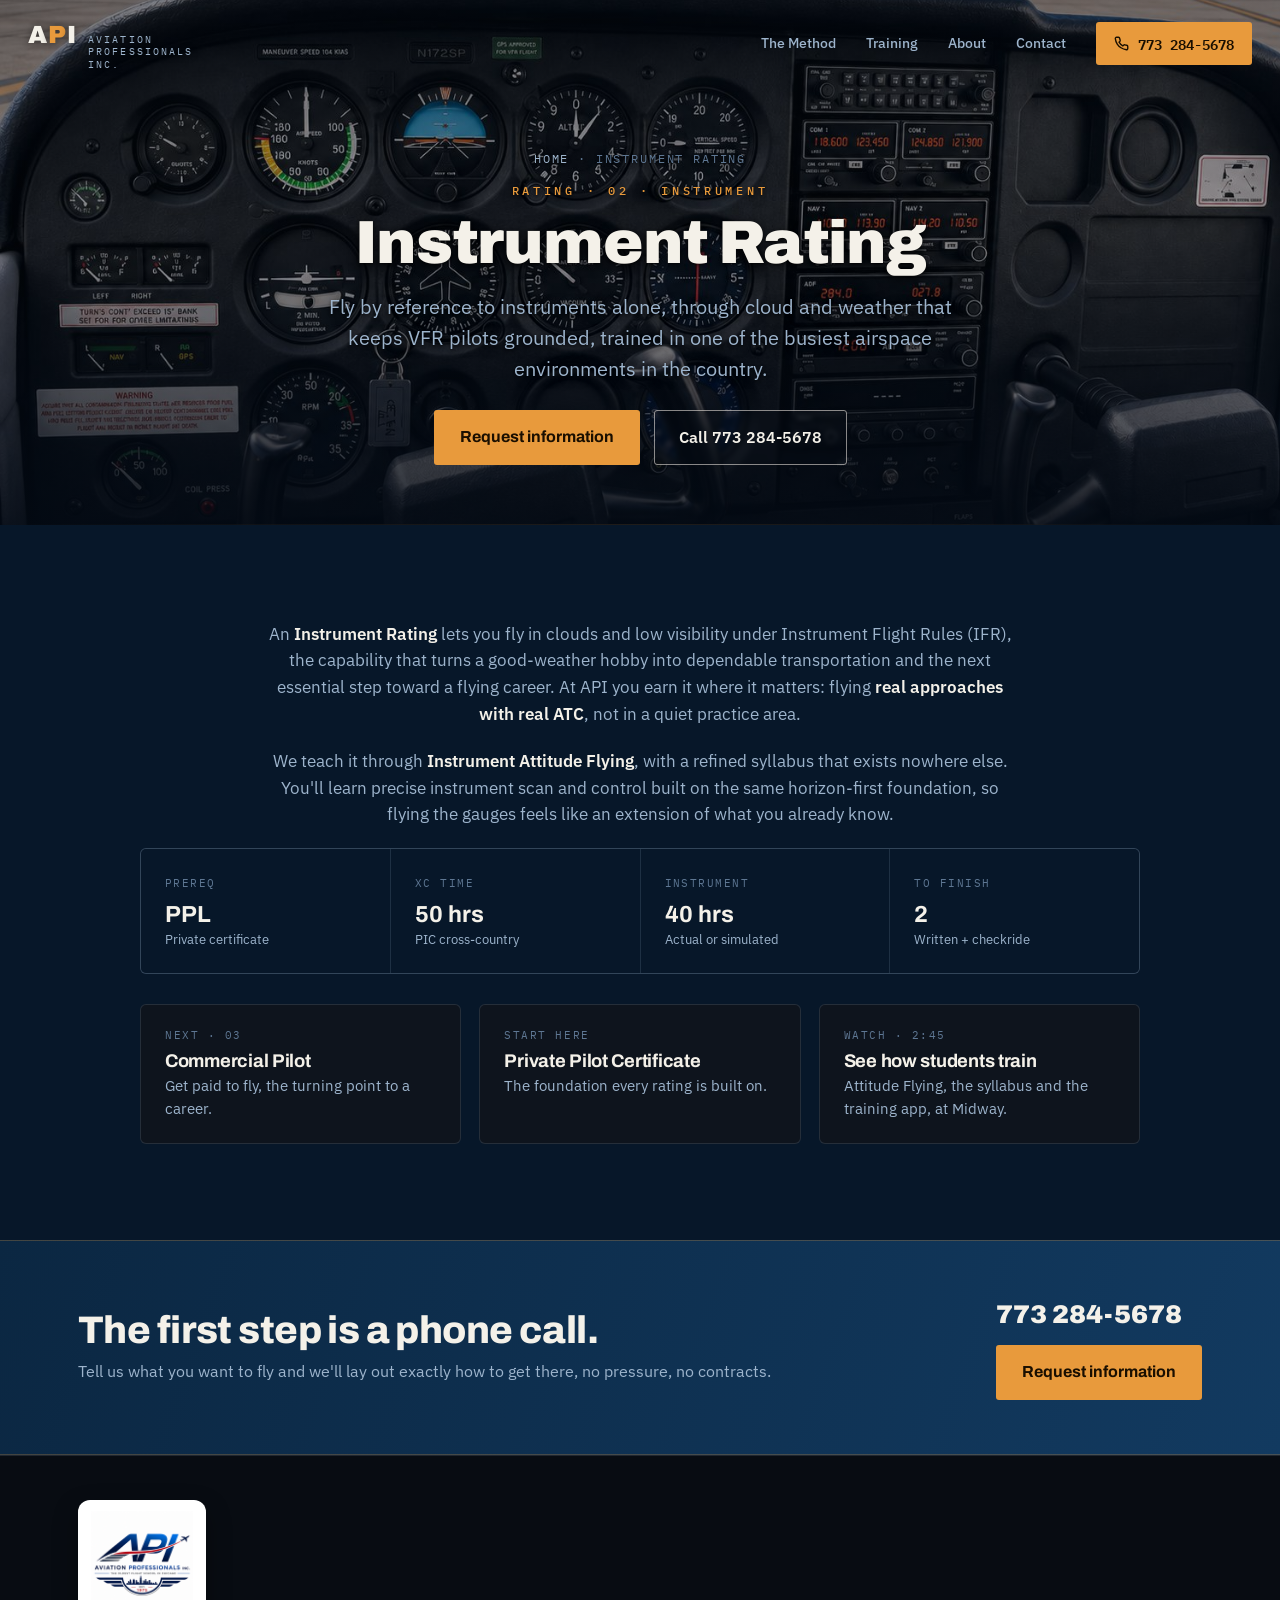
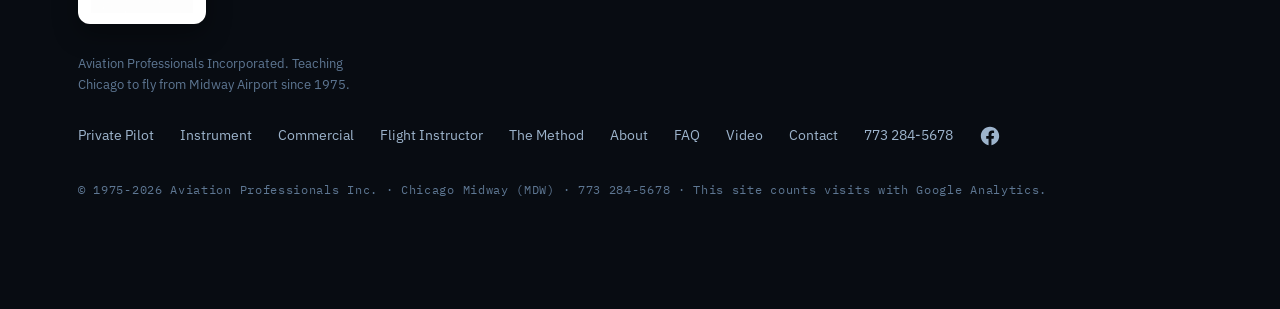
<file: instrument-rating.html>
<!DOCTYPE html>
<html lang="en"><head><script>document.documentElement.className+=' js'</script>
<meta charset="UTF-8"><meta name="viewport" content="width=device-width, initial-scale=1.0">
<title>Instrument Rating at Chicago Midway | Aviation Professionals Inc.</title>
<meta name="description" content="Earn your Instrument Rating (IFR) at Chicago Midway flying real approaches with real ATC. Instrument Attitude Flying method at Aviation Professionals Inc. Call 773-284-5678.">
<link rel="canonical" href="https://www.apischool.com/instrument-rating">
<link rel="icon" type="image/png" href="/img/favicon.png">
<meta property="og:type" content="website"><meta property="og:site_name" content="Aviation Professionals Inc.">
<meta property="og:title" content="Instrument Rating at Chicago Midway | Aviation Professionals Inc."><meta property="og:description" content="Earn your Instrument Rating (IFR) at Chicago Midway flying real approaches with real ATC. Instrument Attitude Flying method at Aviation Professionals Inc. Call 773-284-5678.">
<meta property="og:url" content="https://www.apischool.com/instrument-rating"><meta property="og:image" content="https://www.apischool.com/img/hero.jpg">
<meta name="twitter:card" content="summary_large_image"><meta name="twitter:title" content="Instrument Rating at Chicago Midway | Aviation Professionals Inc."><meta name="twitter:description" content="Earn your Instrument Rating (IFR) at Chicago Midway flying real approaches with real ATC. Instrument Attitude Flying method at Aviation Professionals Inc. Call 773-284-5678."><meta name="twitter:image" content="https://www.apischool.com/img/hero.jpg">
<link rel="preconnect" href="https://fonts.googleapis.com"><link rel="preconnect" href="https://fonts.gstatic.com" crossorigin>
<link href="https://fonts.googleapis.com/css2?family=Archivo:wght@500;600;700;800;900&family=IBM+Plex+Mono:wght@400;500;600&family=IBM+Plex+Sans:wght@400;500;600;700&display=swap" rel="stylesheet">
<link rel="stylesheet" href="/styles.css">
<script type="application/ld+json">{"@context":"https://schema.org","@graph":[{"@type":"BreadcrumbList","itemListElement":[{"@type":"ListItem","position":1,"name":"Home","item":"https://www.apischool.com/"},{"@type":"ListItem","position":2,"name":"Instrument Rating","item":"https://www.apischool.com/instrument-rating"}]},{"@type":"Course","name":"Instrument Rating","description":"Instrument Rating training at Chicago Midway: fly in weather that grounds VFR pilots, with real Class C operations and actual approaches.","url":"https://www.apischool.com/instrument-rating","provider":{"@type":"EducationalOrganization","@id":"https://www.apischool.com/#org","name":"Aviation Professionals Inc.","sameAs":"https://www.apischool.com/"},"hasCourseInstance":{"@type":"CourseInstance","courseMode":"Onsite","location":"Chicago Midway International Airport (MDW), Chicago, IL","courseWorkload":"Flexible, one-on-one, scheduled around the student"}}]}</script>
<!-- Google Analytics 4, property apischool.com (564377771) under apimidway@gmail.com. The id is public by design. -->
<script async src="https://www.googletagmanager.com/gtag/js?id=G-CTXV7W5JP8"></script>
<script>window.dataLayer=window.dataLayer||[];function gtag(){dataLayer.push(arguments);}gtag('js',new Date());gtag('config','G-CTXV7W5JP8');</script>
</head><body>
<header id="hdr">
  <a href="/" class="brand"><span class="mark">A<span>P</span>I</span><span class="full">Aviation Professionals Inc.</span></a>
  <nav class="top">
    <a href="/method" class="navlink">The Method</a>
    <a href="/#training" class="navlink">Training</a>
    <a href="/about" class="navlink">About</a>
    <a href="/contact" class="navlink">Contact</a>
    <a href="tel:7732845678" class="call-btn"><svg viewBox="0 0 24 24" fill="none" stroke="currentColor" stroke-width="2.2"><path d="M22 16.92v3a2 2 0 0 1-2.18 2 19.79 19.79 0 0 1-8.63-3.07 19.5 19.5 0 0 1-6-6 19.79 19.79 0 0 1-3.07-8.67A2 2 0 0 1 4.11 2h3a2 2 0 0 1 2 1.72c.13.96.36 1.9.7 2.81a2 2 0 0 1-.45 2.11L8.09 9.91a16 16 0 0 0 6 6l1.27-1.27a2 2 0 0 1 2.11-.45c.91.34 1.85.57 2.81.7A2 2 0 0 1 22 16.92z"/></svg>773 284-5678</a>
  </nav>
  <button class="menu-btn" id="menuBtn" aria-label="Open menu" aria-expanded="false"><span></span><span></span><span></span></button>
</header>
<div class="mnav-backdrop" id="mnavBack"></div>
<nav class="mnav" id="mnav" aria-hidden="true"><a href="/">Home</a><a href="/method">The Method</a><a href="/private-pilot">Private Pilot</a><a href="/instrument-rating">Instrument Rating</a><a href="/commercial-pilot">Commercial Pilot</a><a href="/flight-instructor">Flight Instructor</a><a href="/about">About</a><a href="/faq">FAQ</a><a href="/watch">Video</a><a href="/contact">Contact</a><a href="tel:7732845678" class="mnav-call">Call 773 284-5678</a><a href="https://www.facebook.com/APIschoolMidway" target="_blank" rel="noopener">Facebook</a></nav>
<section class="page-hero haspic"><img class="ph-img" src="/img/panel3.jpg" alt="The six-pack panel in an API Cessna 172" style="object-position:50% 45%"><div class="grid-tex"></div><div class="wrap"><div class="inner">
  <div class="crumb"><a href="/">Home</a> &middot; Instrument Rating</div>
  <div class="eyebrow">Rating &middot; 02 &middot; Instrument</div>
  <h1>Instrument Rating</h1>
  <p class="lead">Fly by reference to instruments alone, through cloud and weather that keeps VFR pilots grounded, trained in one of the busiest airspace environments in the country.</p>
  <div class="cta-row"><a href="/contact" class="btn-primary">Request information</a><a href="tel:7732845678" class="btn-ghost">Call 773 284-5678</a></div>
</div></div></section><section class="section"><div class="wrap"><div class="prose intro-narrow">
<p>An <strong>Instrument Rating</strong> lets you fly in clouds and low visibility under Instrument Flight Rules (IFR), the capability that turns a good-weather hobby into dependable transportation and the next essential step toward a flying career. At API you earn it where it matters: flying <strong>real approaches with real ATC</strong>, not in a quiet practice area.</p>
<p>We teach it through <strong>Instrument Attitude Flying</strong>, with a refined syllabus that exists nowhere else. You'll learn precise instrument scan and control built on the same horizon-first foundation, so flying the gauges feels like an extension of what you already know.</p>
</div>
<div class="facts"><div class="fact"><div class="k">Prereq</div><div class="v">PPL<small>Private certificate</small></div></div><div class="fact"><div class="k">XC time</div><div class="v">50 hrs<small>PIC cross-country</small></div></div><div class="fact"><div class="k">Instrument</div><div class="v">40 hrs<small>Actual or simulated</small></div></div><div class="fact"><div class="k">To finish</div><div class="v">2<small>Written + checkride</small></div></div></div>
<div class="nextstep" style="margin-top:30px">
  <a href="/commercial-pilot"><div class="k">Next &middot; 03</div><h3>Commercial Pilot</h3><p>Get paid to fly, the turning point to a career.</p></a>
  <a href="/private-pilot"><div class="k">Start here</div><h3>Private Pilot Certificate</h3><p>The foundation every rating is built on.</p></a>
  <a href="/#video"><div class="k">Watch &middot; 2:45</div><h3>See how students train</h3><p>Attitude Flying, the syllabus and the training app, at Midway.</p></a>
</div>
</div></section>
<section class="cta-band"><div class="wrap"><div class="inner">
  <div><h2>The first step is a phone call.</h2><p>Tell us what you want to fly and we'll lay out exactly how to get there, no pressure, no contracts.</p></div>
  <div><a href="tel:7732845678" class="phone">773 284-5678</a><div style="margin-top:10px"><a href="/contact" class="btn-primary">Request information</a></div></div>
</div></div></section>
<footer><div class="wrap">
  <div class="foot-grid">
    <div><a href="/"><img src="/img/logo.png" alt="Aviation Professionals Inc., the oldest flight school in Chicago" class="foot-logo" loading="lazy"></a><div class="tag">Aviation Professionals Incorporated. Teaching Chicago to fly from Midway Airport since 1975.</div></div>
    <nav><a href="/private-pilot">Private Pilot</a><a href="/instrument-rating">Instrument</a><a href="/commercial-pilot">Commercial</a><a href="/flight-instructor">Flight Instructor</a><a href="/method">The Method</a><a href="/about">About</a><a href="/faq">FAQ</a><a href="/watch">Video</a><a href="/contact">Contact</a><a href="tel:7732845678">773 284-5678</a><a href="https://www.facebook.com/APIschoolMidway" target="_blank" rel="noopener" aria-label="Facebook" class="foot-fb"><svg viewBox="0 0 24 24" width="22" height="22" fill="currentColor" aria-hidden="true"><path d="M22 12.06C22 6.5 17.52 2 12 2S2 6.5 2 12.06c0 5 3.66 9.15 8.44 9.94v-7.03H7.9v-2.9h2.54V9.85c0-2.5 1.49-3.89 3.78-3.89 1.09 0 2.24.2 2.24.2v2.46h-1.26c-1.24 0-1.63.77-1.63 1.56v1.88h2.78l-.44 2.9h-2.34V22c4.78-.79 8.44-4.94 8.44-9.94z"/></svg></a></nav>
  </div>
  <div class="copyright">&copy; 1975-2026 Aviation Professionals Inc. &middot; Chicago Midway (MDW) &middot; 773 284-5678 &middot; This site counts visits with Google Analytics.</div>
</div></footer>
<a href="tel:7732845678" class="mobile-call">&#128222; Call API &middot; 773 284-5678</a>
<script src="/app.js"></script>
</body></html>
</file>
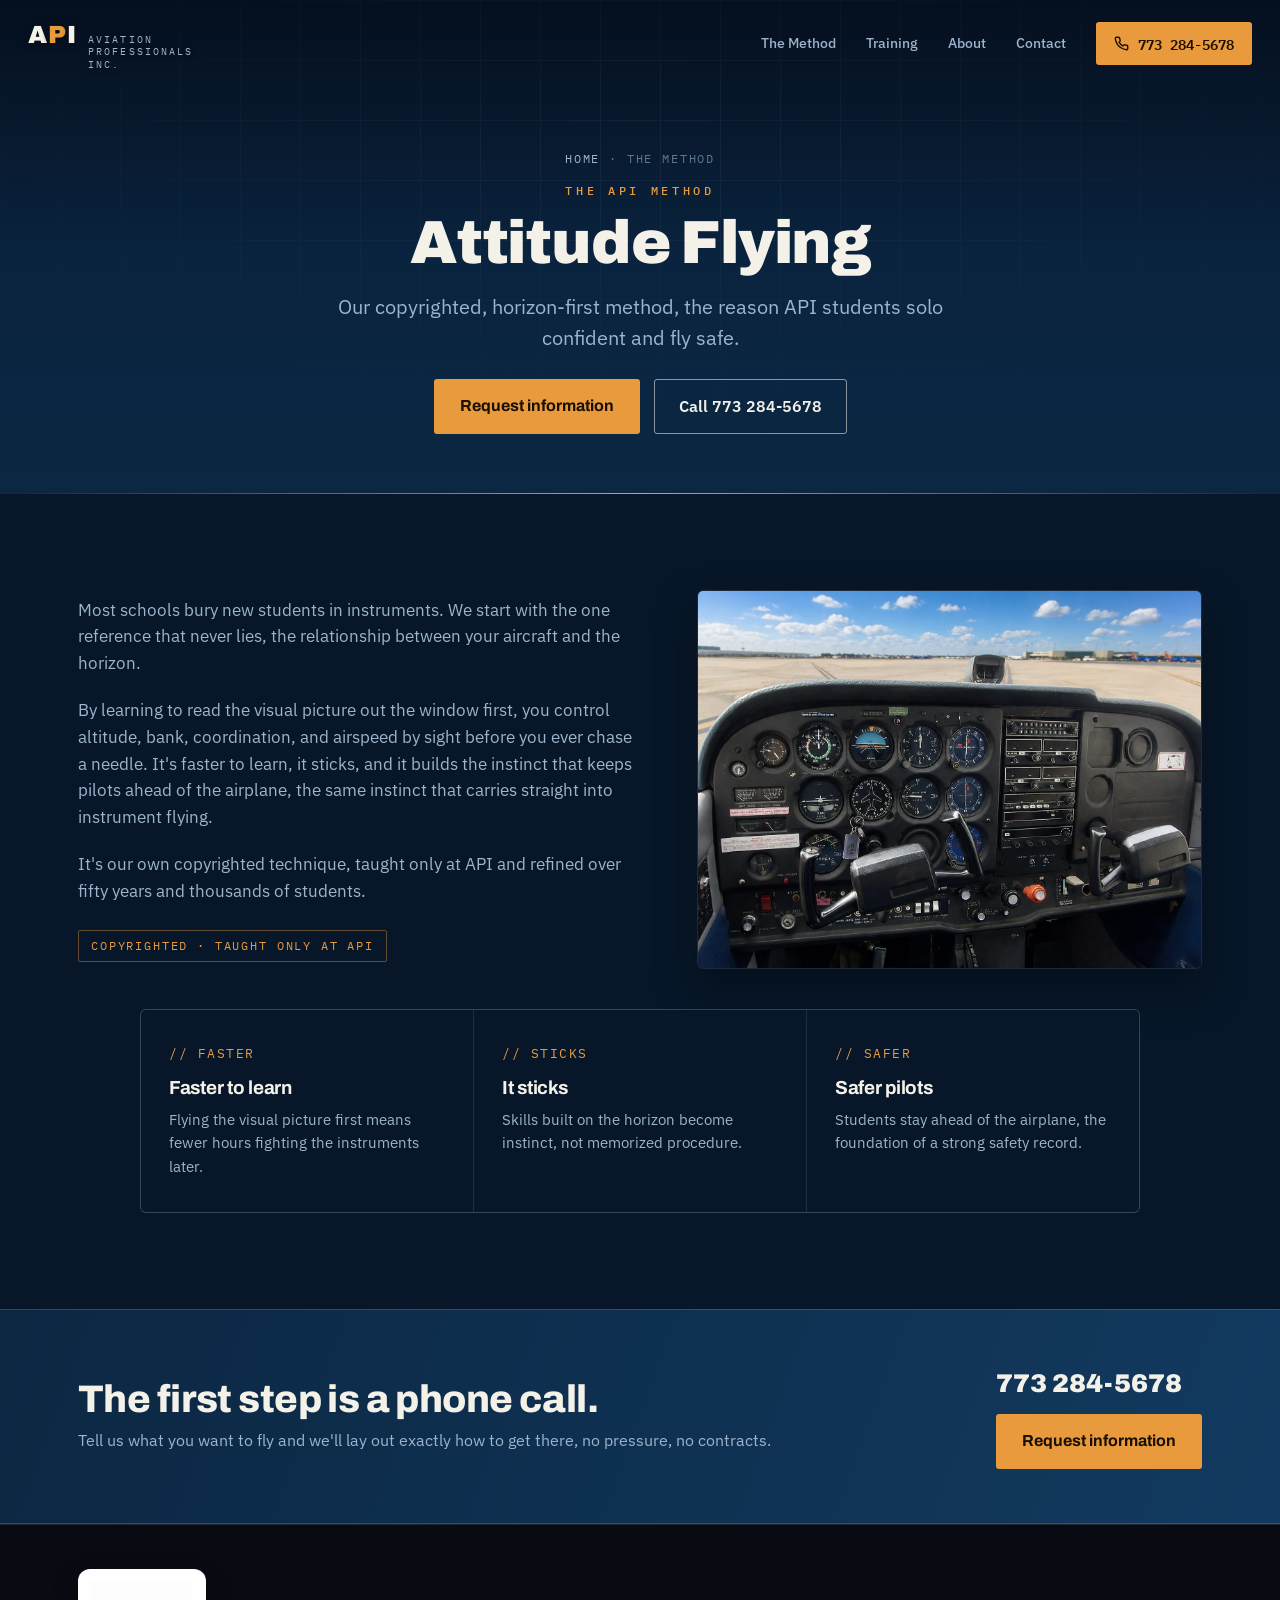
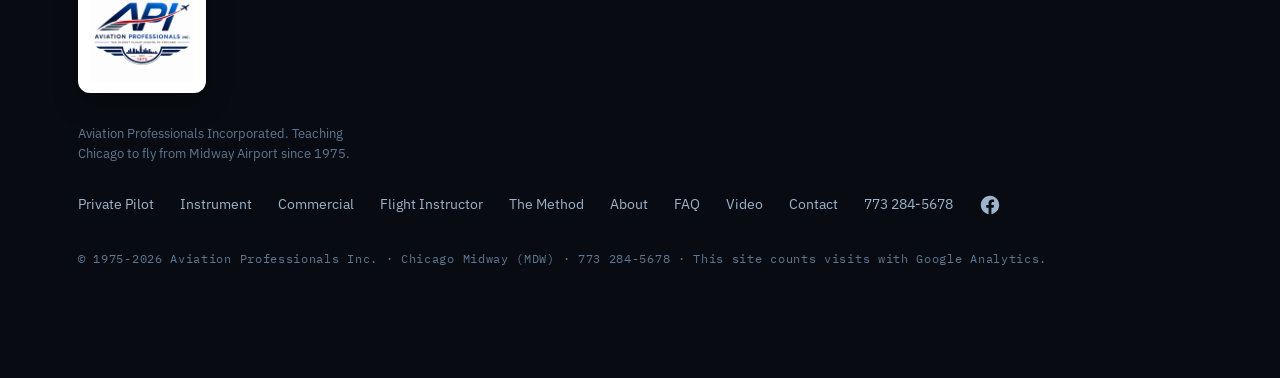
<file: method.html>
<!DOCTYPE html>
<html lang="en"><head><script>document.documentElement.className+=' js'</script>
<meta charset="UTF-8"><meta name="viewport" content="width=device-width, initial-scale=1.0">
<title>Attitude Flying: The API Method | Aviation Professionals Inc.</title>
<meta name="description" content="Attitude Flying is API's copyrighted, horizon-first flight training method, taught only at Aviation Professionals Inc. at Chicago Midway since 1975. Call 773-284-5678.">
<link rel="canonical" href="https://www.apischool.com/method">
<link rel="icon" type="image/png" href="/img/favicon.png">
<meta property="og:type" content="website"><meta property="og:site_name" content="Aviation Professionals Inc.">
<meta property="og:title" content="Attitude Flying: The API Method | Aviation Professionals Inc."><meta property="og:description" content="Attitude Flying is API's copyrighted, horizon-first flight training method, taught only at Aviation Professionals Inc. at Chicago Midway since 1975. Call 773-284-5678.">
<meta property="og:url" content="https://www.apischool.com/method"><meta property="og:image" content="https://www.apischool.com/img/hero.jpg">
<meta name="twitter:card" content="summary_large_image"><meta name="twitter:title" content="Attitude Flying: The API Method | Aviation Professionals Inc."><meta name="twitter:description" content="Attitude Flying is API's copyrighted, horizon-first flight training method, taught only at Aviation Professionals Inc. at Chicago Midway since 1975. Call 773-284-5678."><meta name="twitter:image" content="https://www.apischool.com/img/hero.jpg">
<link rel="preconnect" href="https://fonts.googleapis.com"><link rel="preconnect" href="https://fonts.gstatic.com" crossorigin>
<link href="https://fonts.googleapis.com/css2?family=Archivo:wght@500;600;700;800;900&family=IBM+Plex+Mono:wght@400;500;600&family=IBM+Plex+Sans:wght@400;500;600;700&display=swap" rel="stylesheet">
<link rel="stylesheet" href="/styles.css">
<script type="application/ld+json">{"@context":"https://schema.org","@graph":[{"@type":"BreadcrumbList","itemListElement":[{"@type":"ListItem","position":1,"name":"Home","item":"https://www.apischool.com/"},{"@type":"ListItem","position":2,"name":"The Attitude Flying Method","item":"https://www.apischool.com/method"}]}]}</script>
<!-- Google Analytics 4, property apischool.com (564377771) under apimidway@gmail.com. The id is public by design. -->
<script async src="https://www.googletagmanager.com/gtag/js?id=G-CTXV7W5JP8"></script>
<script>window.dataLayer=window.dataLayer||[];function gtag(){dataLayer.push(arguments);}gtag('js',new Date());gtag('config','G-CTXV7W5JP8');</script>
</head><body>
<header id="hdr">
  <a href="/" class="brand"><span class="mark">A<span>P</span>I</span><span class="full">Aviation Professionals Inc.</span></a>
  <nav class="top">
    <a href="/method" class="navlink">The Method</a>
    <a href="/#training" class="navlink">Training</a>
    <a href="/about" class="navlink">About</a>
    <a href="/contact" class="navlink">Contact</a>
    <a href="tel:7732845678" class="call-btn"><svg viewBox="0 0 24 24" fill="none" stroke="currentColor" stroke-width="2.2"><path d="M22 16.92v3a2 2 0 0 1-2.18 2 19.79 19.79 0 0 1-8.63-3.07 19.5 19.5 0 0 1-6-6 19.79 19.79 0 0 1-3.07-8.67A2 2 0 0 1 4.11 2h3a2 2 0 0 1 2 1.72c.13.96.36 1.9.7 2.81a2 2 0 0 1-.45 2.11L8.09 9.91a16 16 0 0 0 6 6l1.27-1.27a2 2 0 0 1 2.11-.45c.91.34 1.85.57 2.81.7A2 2 0 0 1 22 16.92z"/></svg>773 284-5678</a>
  </nav>
  <button class="menu-btn" id="menuBtn" aria-label="Open menu" aria-expanded="false"><span></span><span></span><span></span></button>
</header>
<div class="mnav-backdrop" id="mnavBack"></div>
<nav class="mnav" id="mnav" aria-hidden="true"><a href="/">Home</a><a href="/method">The Method</a><a href="/private-pilot">Private Pilot</a><a href="/instrument-rating">Instrument Rating</a><a href="/commercial-pilot">Commercial Pilot</a><a href="/flight-instructor">Flight Instructor</a><a href="/about">About</a><a href="/faq">FAQ</a><a href="/watch">Video</a><a href="/contact">Contact</a><a href="tel:7732845678" class="mnav-call">Call 773 284-5678</a><a href="https://www.facebook.com/APIschoolMidway" target="_blank" rel="noopener">Facebook</a></nav>
<section class="page-hero"><div class="grid-tex"></div><div class="wrap"><div class="inner">
  <div class="crumb"><a href="/">Home</a> &middot; The Method</div>
  <div class="eyebrow">The API Method</div>
  <h1>Attitude Flying</h1>
  <p class="lead">Our copyrighted, horizon-first method, the reason API students solo confident and fly safe.</p>
  <div class="cta-row"><a href="/contact" class="btn-primary">Request information</a><a href="tel:7732845678" class="btn-ghost">Call 773 284-5678</a></div>
</div></div></section><section class="section"><div class="wrap"><div class="att-grid">
<div class="prose">
<p>Most schools bury new students in instruments. We start with the one reference that never lies, the relationship between your aircraft and the horizon.</p>
<p>By learning to read the visual picture out the window first, you control altitude, bank, coordination, and airspeed by sight before you ever chase a needle. It's faster to learn, it sticks, and it builds the instinct that keeps pilots ahead of the airplane, the same instinct that carries straight into instrument flying.</p>
<p>It's our own copyrighted technique, taught only at API and refined over fifty years and thousands of students.</p>
<span class="att-copy"><span class="tag">Copyrighted &middot; Taught only at API</span></span>
</div>
<div><figure class="photo"><img src="/img/panel.jpg" alt="The six-pack panel in an API Cessna" loading="lazy"></figure></div>
</div>
<div class="why-grid" style="margin-top:40px">
  <div class="why-cell"><div class="ico">// FASTER</div><h3>Faster to learn</h3><p>Flying the visual picture first means fewer hours fighting the instruments later.</p></div>
  <div class="why-cell"><div class="ico">// STICKS</div><h3>It sticks</h3><p>Skills built on the horizon become instinct, not memorized procedure.</p></div>
  <div class="why-cell"><div class="ico">// SAFER</div><h3>Safer pilots</h3><p>Students stay ahead of the airplane, the foundation of a strong safety record.</p></div>
</div>
</div></section>
<section class="cta-band"><div class="wrap"><div class="inner">
  <div><h2>The first step is a phone call.</h2><p>Tell us what you want to fly and we'll lay out exactly how to get there, no pressure, no contracts.</p></div>
  <div><a href="tel:7732845678" class="phone">773 284-5678</a><div style="margin-top:10px"><a href="/contact" class="btn-primary">Request information</a></div></div>
</div></div></section>
<footer><div class="wrap">
  <div class="foot-grid">
    <div><a href="/"><img src="/img/logo.png" alt="Aviation Professionals Inc., the oldest flight school in Chicago" class="foot-logo" loading="lazy"></a><div class="tag">Aviation Professionals Incorporated. Teaching Chicago to fly from Midway Airport since 1975.</div></div>
    <nav><a href="/private-pilot">Private Pilot</a><a href="/instrument-rating">Instrument</a><a href="/commercial-pilot">Commercial</a><a href="/flight-instructor">Flight Instructor</a><a href="/method">The Method</a><a href="/about">About</a><a href="/faq">FAQ</a><a href="/watch">Video</a><a href="/contact">Contact</a><a href="tel:7732845678">773 284-5678</a><a href="https://www.facebook.com/APIschoolMidway" target="_blank" rel="noopener" aria-label="Facebook" class="foot-fb"><svg viewBox="0 0 24 24" width="22" height="22" fill="currentColor" aria-hidden="true"><path d="M22 12.06C22 6.5 17.52 2 12 2S2 6.5 2 12.06c0 5 3.66 9.15 8.44 9.94v-7.03H7.9v-2.9h2.54V9.85c0-2.5 1.49-3.89 3.78-3.89 1.09 0 2.24.2 2.24.2v2.46h-1.26c-1.24 0-1.63.77-1.63 1.56v1.88h2.78l-.44 2.9h-2.34V22c4.78-.79 8.44-4.94 8.44-9.94z"/></svg></a></nav>
  </div>
  <div class="copyright">&copy; 1975-2026 Aviation Professionals Inc. &middot; Chicago Midway (MDW) &middot; 773 284-5678 &middot; This site counts visits with Google Analytics.</div>
</div></footer>
<a href="tel:7732845678" class="mobile-call">&#128222; Call API &middot; 773 284-5678</a>
<script src="/app.js"></script>
</body></html>
</file>
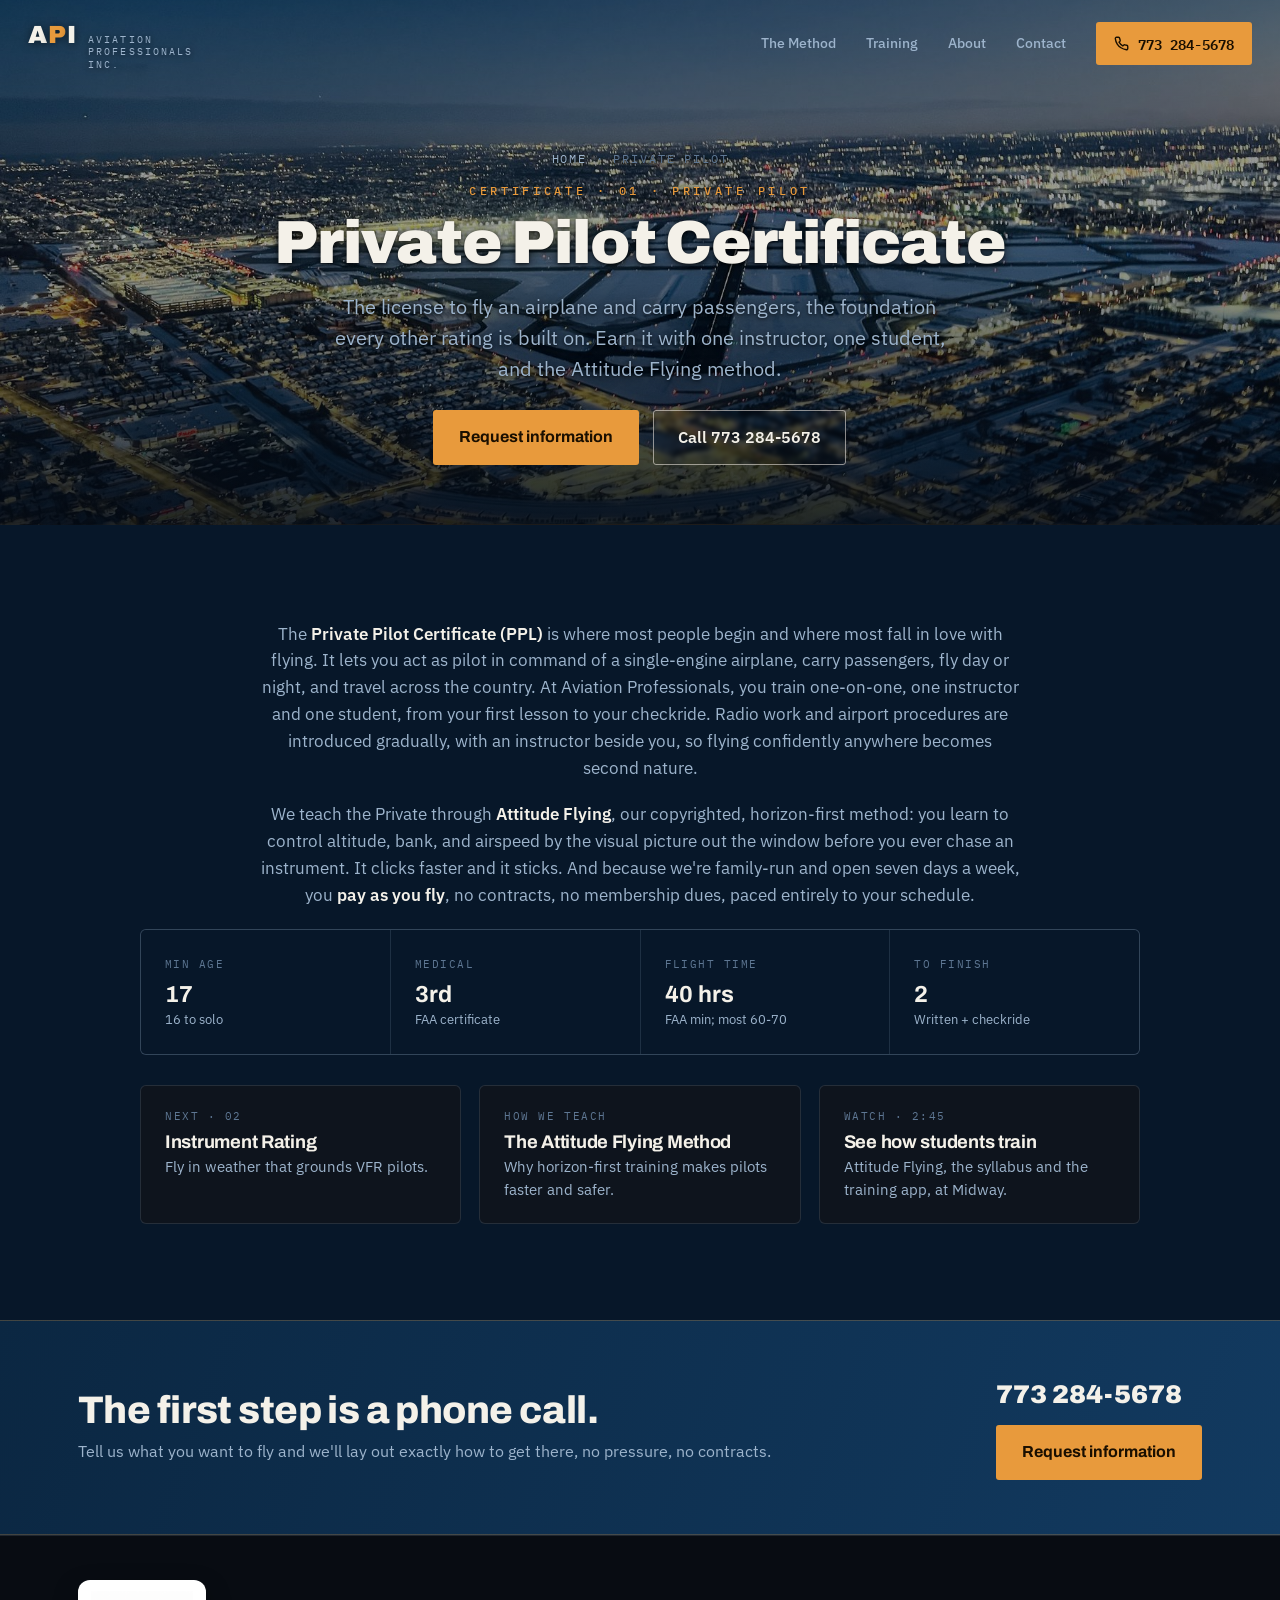
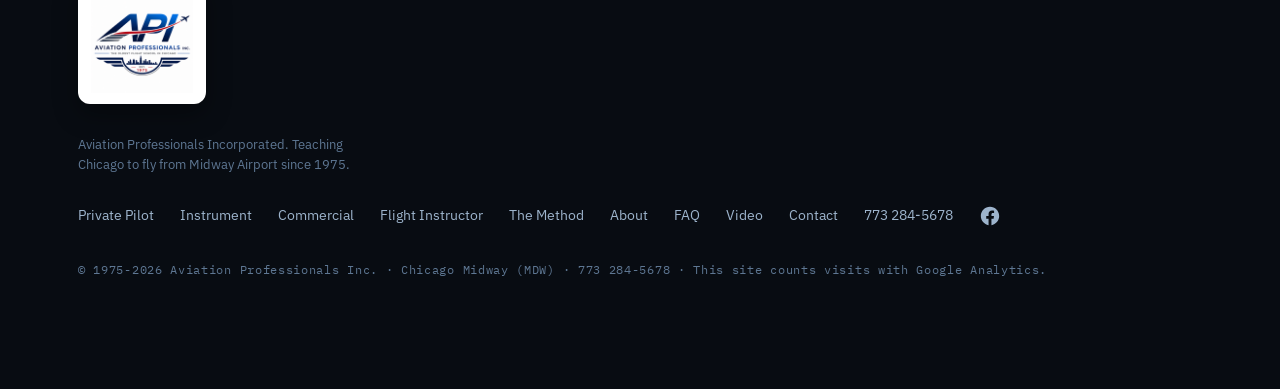
<file: private-pilot.html>
<!DOCTYPE html>
<html lang="en"><head><script>document.documentElement.className+=' js'</script>
<meta charset="UTF-8"><meta name="viewport" content="width=device-width, initial-scale=1.0">
<title>Private Pilot Certificate (PPL) at Chicago Midway | Aviation Professionals Inc.</title>
<meta name="description" content="Earn your Private Pilot Certificate at Chicago Midway with Aviation Professionals Inc. One-on-one flight training, the Attitude Flying method, pay as you fly, no contracts. Call 773-284-5678.">
<link rel="canonical" href="https://www.apischool.com/private-pilot">
<link rel="icon" type="image/png" href="/img/favicon.png">
<meta property="og:type" content="website"><meta property="og:site_name" content="Aviation Professionals Inc.">
<meta property="og:title" content="Private Pilot Certificate (PPL) at Chicago Midway | Aviation Professionals Inc."><meta property="og:description" content="Earn your Private Pilot Certificate at Chicago Midway with Aviation Professionals Inc. One-on-one flight training, the Attitude Flying method, pay as you fly, no contracts. Call 773-284-5678.">
<meta property="og:url" content="https://www.apischool.com/private-pilot"><meta property="og:image" content="https://www.apischool.com/img/hero.jpg">
<meta name="twitter:card" content="summary_large_image"><meta name="twitter:title" content="Private Pilot Certificate (PPL) at Chicago Midway | Aviation Professionals Inc."><meta name="twitter:description" content="Earn your Private Pilot Certificate at Chicago Midway with Aviation Professionals Inc. One-on-one flight training, the Attitude Flying method, pay as you fly, no contracts. Call 773-284-5678."><meta name="twitter:image" content="https://www.apischool.com/img/hero.jpg">
<link rel="preconnect" href="https://fonts.googleapis.com"><link rel="preconnect" href="https://fonts.gstatic.com" crossorigin>
<link href="https://fonts.googleapis.com/css2?family=Archivo:wght@500;600;700;800;900&family=IBM+Plex+Mono:wght@400;500;600&family=IBM+Plex+Sans:wght@400;500;600;700&display=swap" rel="stylesheet">
<link rel="stylesheet" href="/styles.css">
<script type="application/ld+json">{"@context":"https://schema.org","@graph":[{"@type":"BreadcrumbList","itemListElement":[{"@type":"ListItem","position":1,"name":"Home","item":"https://www.apischool.com/"},{"@type":"ListItem","position":2,"name":"Private Pilot","item":"https://www.apischool.com/private-pilot"}]},{"@type":"Course","name":"Private Pilot Certificate (PPL)","description":"One-on-one Private Pilot training at Chicago Midway with the Attitude Flying method: the certificate to fly single-engine airplanes and carry passengers.","url":"https://www.apischool.com/private-pilot","provider":{"@type":"EducationalOrganization","@id":"https://www.apischool.com/#org","name":"Aviation Professionals Inc.","sameAs":"https://www.apischool.com/"},"hasCourseInstance":{"@type":"CourseInstance","courseMode":"Onsite","location":"Chicago Midway International Airport (MDW), Chicago, IL","courseWorkload":"Flexible, one-on-one, scheduled around the student"}}]}</script>
<!-- Google Analytics 4, property apischool.com (564377771) under apimidway@gmail.com. The id is public by design. -->
<script async src="https://www.googletagmanager.com/gtag/js?id=G-CTXV7W5JP8"></script>
<script>window.dataLayer=window.dataLayer||[];function gtag(){dataLayer.push(arguments);}gtag('js',new Date());gtag('config','G-CTXV7W5JP8');</script>
</head><body>
<header id="hdr">
  <a href="/" class="brand"><span class="mark">A<span>P</span>I</span><span class="full">Aviation Professionals Inc.</span></a>
  <nav class="top">
    <a href="/method" class="navlink">The Method</a>
    <a href="/#training" class="navlink">Training</a>
    <a href="/about" class="navlink">About</a>
    <a href="/contact" class="navlink">Contact</a>
    <a href="tel:7732845678" class="call-btn"><svg viewBox="0 0 24 24" fill="none" stroke="currentColor" stroke-width="2.2"><path d="M22 16.92v3a2 2 0 0 1-2.18 2 19.79 19.79 0 0 1-8.63-3.07 19.5 19.5 0 0 1-6-6 19.79 19.79 0 0 1-3.07-8.67A2 2 0 0 1 4.11 2h3a2 2 0 0 1 2 1.72c.13.96.36 1.9.7 2.81a2 2 0 0 1-.45 2.11L8.09 9.91a16 16 0 0 0 6 6l1.27-1.27a2 2 0 0 1 2.11-.45c.91.34 1.85.57 2.81.7A2 2 0 0 1 22 16.92z"/></svg>773 284-5678</a>
  </nav>
  <button class="menu-btn" id="menuBtn" aria-label="Open menu" aria-expanded="false"><span></span><span></span><span></span></button>
</header>
<div class="mnav-backdrop" id="mnavBack"></div>
<nav class="mnav" id="mnav" aria-hidden="true"><a href="/">Home</a><a href="/method">The Method</a><a href="/private-pilot">Private Pilot</a><a href="/instrument-rating">Instrument Rating</a><a href="/commercial-pilot">Commercial Pilot</a><a href="/flight-instructor">Flight Instructor</a><a href="/about">About</a><a href="/faq">FAQ</a><a href="/watch">Video</a><a href="/contact">Contact</a><a href="tel:7732845678" class="mnav-call">Call 773 284-5678</a><a href="https://www.facebook.com/APIschoolMidway" target="_blank" rel="noopener">Facebook</a></nav>
<section class="page-hero haspic"><img class="ph-img" src="/img/window.jpg" alt="The airfield under fresh snow at dusk, seen from the air" style="object-position:50% 50%"><div class="grid-tex"></div><div class="wrap"><div class="inner">
  <div class="crumb"><a href="/">Home</a> &middot; Private Pilot</div>
  <div class="eyebrow">Certificate &middot; 01 &middot; Private Pilot</div>
  <h1>Private Pilot Certificate</h1>
  <p class="lead">The license to fly an airplane and carry passengers, the foundation every other rating is built on. Earn it with one instructor, one student, and the Attitude Flying method.</p>
  <div class="cta-row"><a href="/contact" class="btn-primary">Request information</a><a href="tel:7732845678" class="btn-ghost">Call 773 284-5678</a></div>
</div></div></section><section class="section"><div class="wrap"><div class="prose intro-narrow">
<p>The <strong>Private Pilot Certificate (PPL)</strong> is where most people begin and where most fall in love with flying. It lets you act as pilot in command of a single-engine airplane, carry passengers, fly day or night, and travel across the country. At Aviation Professionals, you train one-on-one, one instructor and one student, from your first lesson to your checkride. Radio work and airport procedures are introduced gradually, with an instructor beside you, so flying confidently anywhere becomes second nature.</p>
<p>We teach the Private through <strong>Attitude Flying</strong>, our copyrighted, horizon-first method: you learn to control altitude, bank, and airspeed by the visual picture out the window before you ever chase an instrument. It clicks faster and it sticks. And because we're family-run and open seven days a week, you <strong>pay as you fly</strong>, no contracts, no membership dues, paced entirely to your schedule.</p>
</div>
<div class="facts"><div class="fact"><div class="k">Min age</div><div class="v">17<small>16 to solo</small></div></div><div class="fact"><div class="k">Medical</div><div class="v">3rd<small>FAA certificate</small></div></div><div class="fact"><div class="k">Flight time</div><div class="v">40 hrs<small>FAA min; most 60-70</small></div></div><div class="fact"><div class="k">To finish</div><div class="v">2<small>Written + checkride</small></div></div></div>
<div class="nextstep" style="margin-top:30px">
  <a href="/instrument-rating"><div class="k">Next &middot; 02</div><h3>Instrument Rating</h3><p>Fly in weather that grounds VFR pilots.</p></a>
  <a href="/method"><div class="k">How we teach</div><h3>The Attitude Flying Method</h3><p>Why horizon-first training makes pilots faster and safer.</p></a>
  <a href="/#video"><div class="k">Watch &middot; 2:45</div><h3>See how students train</h3><p>Attitude Flying, the syllabus and the training app, at Midway.</p></a>
</div>
</div></section>
<section class="cta-band"><div class="wrap"><div class="inner">
  <div><h2>The first step is a phone call.</h2><p>Tell us what you want to fly and we'll lay out exactly how to get there, no pressure, no contracts.</p></div>
  <div><a href="tel:7732845678" class="phone">773 284-5678</a><div style="margin-top:10px"><a href="/contact" class="btn-primary">Request information</a></div></div>
</div></div></section>
<footer><div class="wrap">
  <div class="foot-grid">
    <div><a href="/"><img src="/img/logo.png" alt="Aviation Professionals Inc., the oldest flight school in Chicago" class="foot-logo" loading="lazy"></a><div class="tag">Aviation Professionals Incorporated. Teaching Chicago to fly from Midway Airport since 1975.</div></div>
    <nav><a href="/private-pilot">Private Pilot</a><a href="/instrument-rating">Instrument</a><a href="/commercial-pilot">Commercial</a><a href="/flight-instructor">Flight Instructor</a><a href="/method">The Method</a><a href="/about">About</a><a href="/faq">FAQ</a><a href="/watch">Video</a><a href="/contact">Contact</a><a href="tel:7732845678">773 284-5678</a><a href="https://www.facebook.com/APIschoolMidway" target="_blank" rel="noopener" aria-label="Facebook" class="foot-fb"><svg viewBox="0 0 24 24" width="22" height="22" fill="currentColor" aria-hidden="true"><path d="M22 12.06C22 6.5 17.52 2 12 2S2 6.5 2 12.06c0 5 3.66 9.15 8.44 9.94v-7.03H7.9v-2.9h2.54V9.85c0-2.5 1.49-3.89 3.78-3.89 1.09 0 2.24.2 2.24.2v2.46h-1.26c-1.24 0-1.63.77-1.63 1.56v1.88h2.78l-.44 2.9h-2.34V22c4.78-.79 8.44-4.94 8.44-9.94z"/></svg></a></nav>
  </div>
  <div class="copyright">&copy; 1975-2026 Aviation Professionals Inc. &middot; Chicago Midway (MDW) &middot; 773 284-5678 &middot; This site counts visits with Google Analytics.</div>
</div></footer>
<a href="tel:7732845678" class="mobile-call">&#128222; Call API &middot; 773 284-5678</a>
<script src="/app.js"></script>
</body></html>
</file>
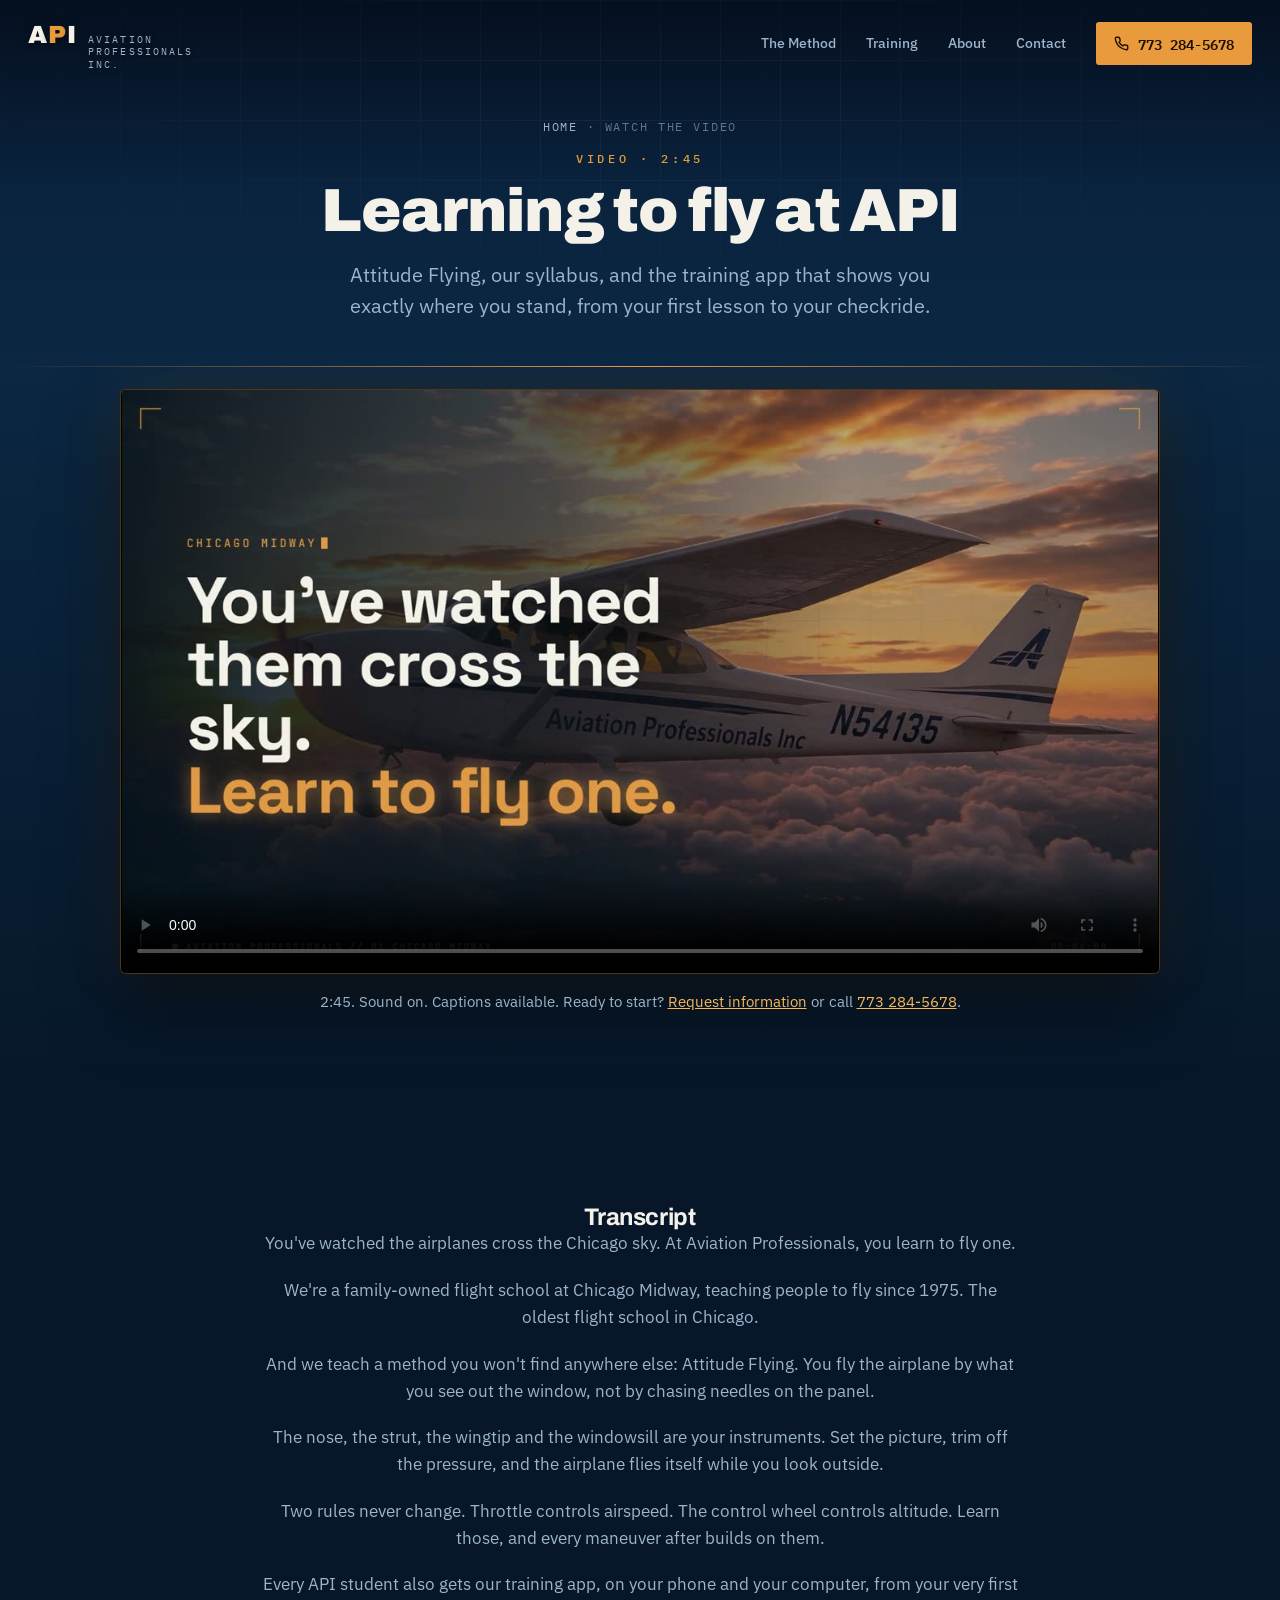
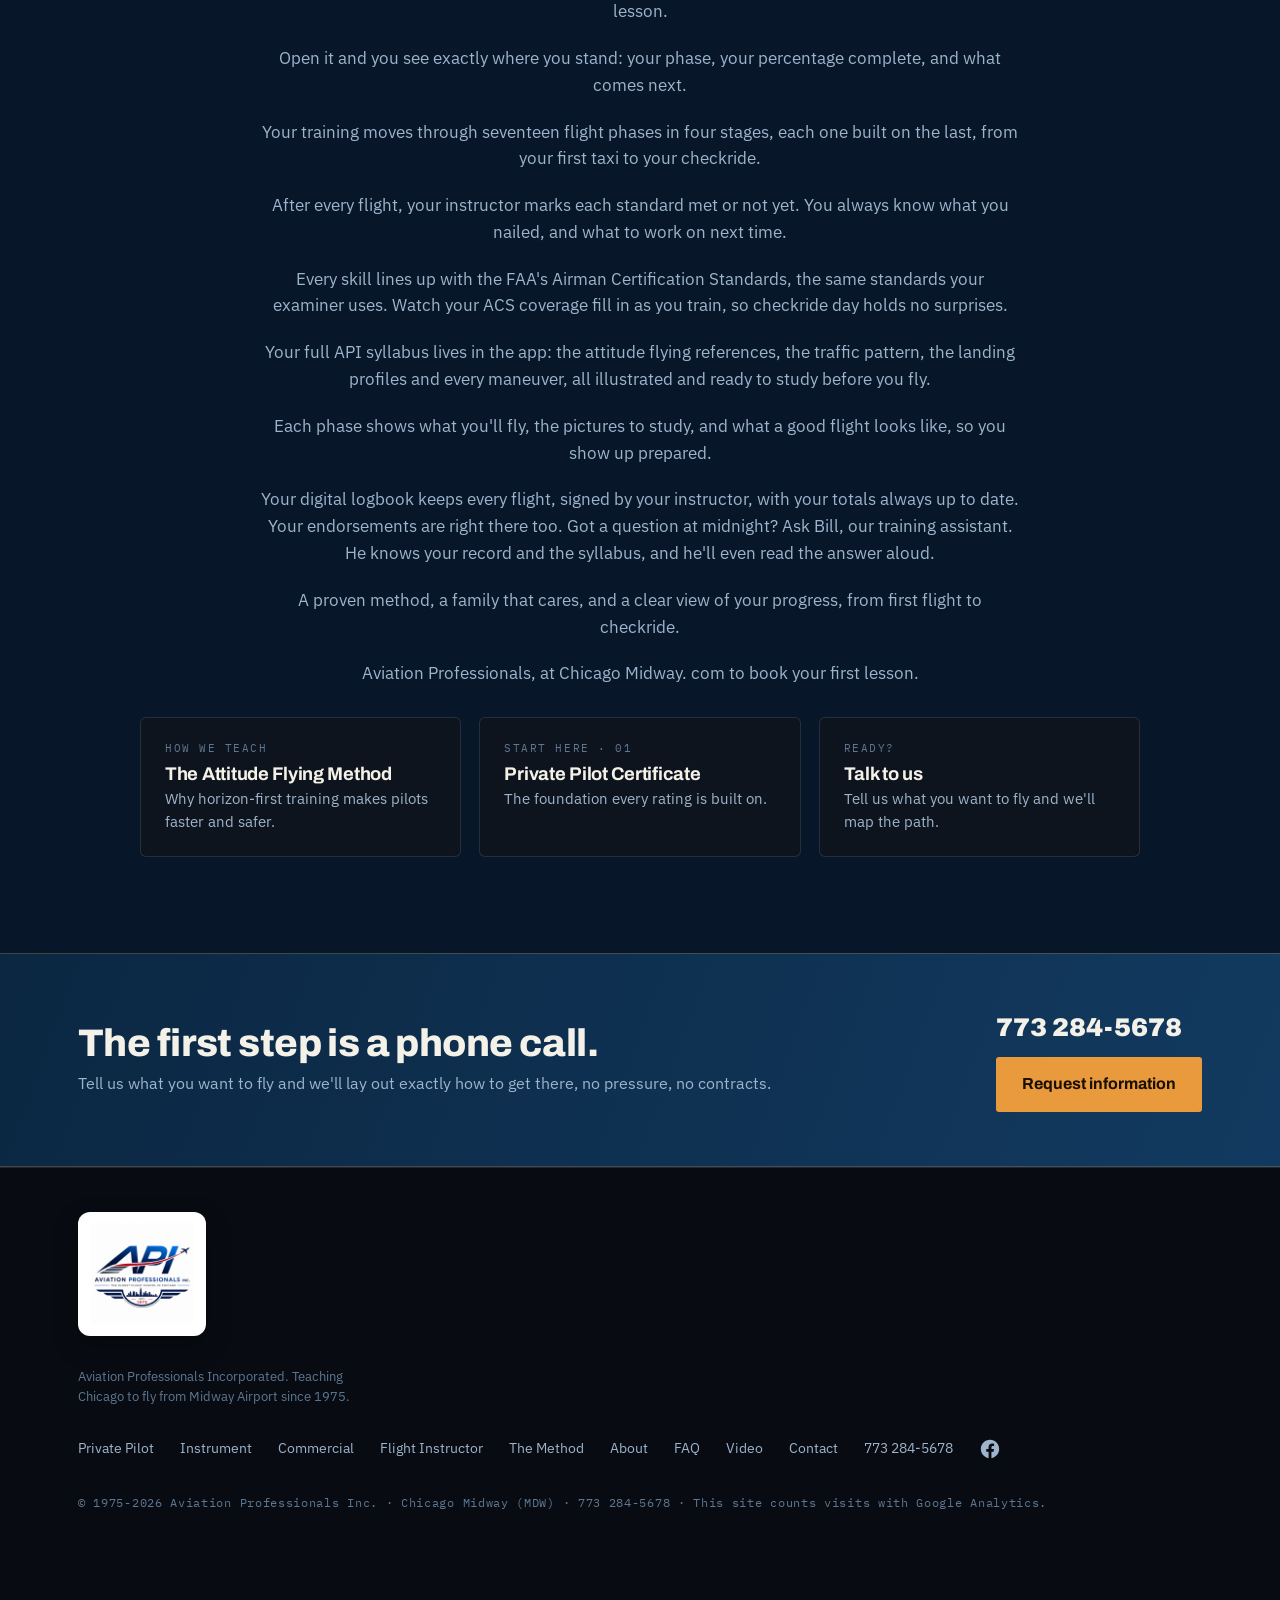
<file: watch.html>
<!DOCTYPE html>
<html lang="en"><head><script>document.documentElement.className+=' js'</script>
<meta charset="UTF-8"><meta name="viewport" content="width=device-width, initial-scale=1.0">
<title>Watch: Learning to Fly at Chicago Midway | Aviation Professionals Inc.</title>
<meta name="description" content="Watch the 2:45 video: Attitude Flying, the API syllabus and the training app that tracks every student against the FAA standards, at Chicago Midway since 1975.">
<link rel="canonical" href="https://www.apischool.com/watch">
<link rel="icon" type="image/png" href="/img/favicon.png">
<meta property="og:type" content="video.other"><meta property="og:site_name" content="Aviation Professionals Inc.">
<meta property="og:title" content="Watch: Learning to Fly at Chicago Midway | Aviation Professionals Inc."><meta property="og:description" content="Watch the 2:45 video: Attitude Flying, the API syllabus and the training app that tracks every student against the FAA standards, at Chicago Midway since 1975.">
<meta property="og:url" content="https://www.apischool.com/watch"><meta property="og:image" content="https://www.apischool.com/video/api-student-promo-poster.jpg">
<meta property="og:video" content="https://www.apischool.com/video/api-student-promo.mp4"><meta property="og:video:type" content="video/mp4"><meta property="og:video:width" content="1920"><meta property="og:video:height" content="1080">
<meta name="twitter:card" content="summary_large_image"><meta name="twitter:title" content="Watch: Learning to Fly at Chicago Midway | Aviation Professionals Inc."><meta name="twitter:description" content="Watch the 2:45 video: Attitude Flying, the API syllabus and the training app that tracks every student against the FAA standards, at Chicago Midway since 1975."><meta name="twitter:image" content="https://www.apischool.com/video/api-student-promo-poster.jpg">
<link rel="preconnect" href="https://fonts.googleapis.com"><link rel="preconnect" href="https://fonts.gstatic.com" crossorigin>
<link href="https://fonts.googleapis.com/css2?family=Archivo:wght@500;600;700;800;900&family=IBM+Plex+Mono:wght@400;500;600&family=IBM+Plex+Sans:wght@400;500;600;700&display=swap" rel="stylesheet">
<link rel="stylesheet" href="/styles.css">
<script type="application/ld+json">{"@context":"https://schema.org","@graph":[{"@type":"BreadcrumbList","itemListElement":[{"@type":"ListItem","position":1,"name":"Home","item":"https://www.apischool.com/"},{"@type":"ListItem","position":2,"name":"Watch the video","item":"https://www.apischool.com/watch"}]},{"@type":"VideoObject","@id":"https://www.apischool.com/watch#video","name":"Learning to fly at Aviation Professionals Inc.","description":"Attitude Flying, the API syllabus and the API training app, at Chicago Midway since 1975. A family-run flight school teaching Private, Instrument, Commercial and Flight Instructor (CFI) one-on-one.","thumbnailUrl":"https://www.apischool.com/video/api-student-promo-poster.jpg","contentUrl":"https://www.apischool.com/video/api-student-promo.mp4","embedUrl":"https://www.apischool.com/watch","uploadDate":"2026-11-14T12:00:00-06:00","duration":"PT2M45S","inLanguage":"en","publisher":{"@type":"EducationalOrganization","@id":"https://www.apischool.com/#org","name":"Aviation Professionals Inc."}}]}</script>
<!-- Google Analytics 4, property apischool.com (564377771) under apimidway@gmail.com. The id is public by design. -->
<script async src="https://www.googletagmanager.com/gtag/js?id=G-CTXV7W5JP8"></script>
<script>window.dataLayer=window.dataLayer||[];function gtag(){dataLayer.push(arguments);}gtag('js',new Date());gtag('config','G-CTXV7W5JP8');</script>
</head><body>
<header id="hdr">
  <a href="/" class="brand"><span class="mark">A<span>P</span>I</span><span class="full">Aviation Professionals Inc.</span></a>
  <nav class="top">
    <a href="/method" class="navlink">The Method</a>
    <a href="/#training" class="navlink">Training</a>
    <a href="/about" class="navlink">About</a>
    <a href="/contact" class="navlink">Contact</a>
    <a href="tel:7732845678" class="call-btn"><svg viewBox="0 0 24 24" fill="none" stroke="currentColor" stroke-width="2.2"><path d="M22 16.92v3a2 2 0 0 1-2.18 2 19.79 19.79 0 0 1-8.63-3.07 19.5 19.5 0 0 1-6-6 19.79 19.79 0 0 1-3.07-8.67A2 2 0 0 1 4.11 2h3a2 2 0 0 1 2 1.72c.13.96.36 1.9.7 2.81a2 2 0 0 1-.45 2.11L8.09 9.91a16 16 0 0 0 6 6l1.27-1.27a2 2 0 0 1 2.11-.45c.91.34 1.85.57 2.81.7A2 2 0 0 1 22 16.92z"/></svg>773 284-5678</a>
  </nav>
  <button class="menu-btn" id="menuBtn" aria-label="Open menu" aria-expanded="false"><span></span><span></span><span></span></button>
</header>
<div class="mnav-backdrop" id="mnavBack"></div>
<nav class="mnav" id="mnav" aria-hidden="true"><a href="/">Home</a><a href="/method">The Method</a><a href="/private-pilot">Private Pilot</a><a href="/instrument-rating">Instrument Rating</a><a href="/commercial-pilot">Commercial Pilot</a><a href="/flight-instructor">Flight Instructor</a><a href="/about">About</a><a href="/faq">FAQ</a><a href="/watch">Video</a><a href="/contact">Contact</a><a href="tel:7732845678" class="mnav-call">Call 773 284-5678</a><a href="https://www.facebook.com/APIschoolMidway" target="_blank" rel="noopener">Facebook</a></nav>
<section class="page-hero watch-hero"><div class="grid-tex"></div><div class="wrap"><div class="inner">
  <div class="crumb"><a href="/">Home</a> &middot; Watch the video</div>
  <div class="eyebrow">Video &middot; 2:45</div>
  <h1>Learning to fly at API</h1>
  <p class="lead">Attitude Flying, our syllabus, and the training app that shows you exactly where you stand, from your first lesson to your checkride.</p>
</div></div></section>
<section class="section promo watch-video" aria-label="Video">
  <div class="wrap">
    <div class="promo-frame">
      <video controls preload="metadata" playsinline poster="/video/api-student-promo-poster.jpg" width="1920" height="1080">
        <source src="/video/api-student-promo.mp4" type="video/mp4">
        <track kind="captions" src="/video/api-student-promo.vtt" srclang="en" label="English">
        Your browser does not support embedded video. <a href="/video/api-student-promo.mp4">Watch the API student video (MP4)</a>.
      </video>
    </div>
    <p class="promo-cap">2:45. Sound on. Captions available. Ready to start? <a href="/contact">Request information</a> or call <a href="tel:7732845678">773 284-5678</a>.</p>
  </div>
</section>
<section class="section"><div class="wrap"><div class="prose intro-narrow">
<h2>Transcript</h2>
<p>You've watched the airplanes cross the Chicago sky. At Aviation Professionals, you learn to fly one.</p>
<p>We're a family-owned flight school at Chicago Midway, teaching people to fly since 1975. The oldest flight school in Chicago.</p>
<p>And we teach a method you won't find anywhere else: Attitude Flying. You fly the airplane by what you see out the window, not by chasing needles on the panel.</p>
<p>The nose, the strut, the wingtip and the windowsill are your instruments. Set the picture, trim off the pressure, and the airplane flies itself while you look outside.</p>
<p>Two rules never change. Throttle controls airspeed. The control wheel controls altitude. Learn those, and every maneuver after builds on them.</p>
<p>Every API student also gets our training app, on your phone and your computer, from your very first lesson.</p>
<p>Open it and you see exactly where you stand: your phase, your percentage complete, and what comes next.</p>
<p>Your training moves through seventeen flight phases in four stages, each one built on the last, from your first taxi to your checkride.</p>
<p>After every flight, your instructor marks each standard met or not yet. You always know what you nailed, and what to work on next time.</p>
<p>Every skill lines up with the FAA's Airman Certification Standards, the same standards your examiner uses. Watch your ACS coverage fill in as you train, so checkride day holds no surprises.</p>
<p>Your full API syllabus lives in the app: the attitude flying references, the traffic pattern, the landing profiles and every maneuver, all illustrated and ready to study before you fly.</p>
<p>Each phase shows what you'll fly, the pictures to study, and what a good flight looks like, so you show up prepared.</p>
<p>Your digital logbook keeps every flight, signed by your instructor, with your totals always up to date. Your endorsements are right there too. Got a question at midnight? Ask Bill, our training assistant. He knows your record and the syllabus, and he'll even read the answer aloud.</p>
<p>A proven method, a family that cares, and a clear view of your progress, from first flight to checkride.</p>
<p>Aviation Professionals, at Chicago Midway. com to book your first lesson.</p>
</div>
<div class="nextstep" style="margin-top:30px">
  <a href="/method"><div class="k">How we teach</div><h3>The Attitude Flying Method</h3><p>Why horizon-first training makes pilots faster and safer.</p></a>
  <a href="/private-pilot"><div class="k">Start here &middot; 01</div><h3>Private Pilot Certificate</h3><p>The foundation every rating is built on.</p></a>
  <a href="/contact"><div class="k">Ready?</div><h3>Talk to us</h3><p>Tell us what you want to fly and we'll map the path.</p></a>
</div>
</div></section>
<section class="cta-band"><div class="wrap"><div class="inner">
  <div><h2>The first step is a phone call.</h2><p>Tell us what you want to fly and we'll lay out exactly how to get there, no pressure, no contracts.</p></div>
  <div><a href="tel:7732845678" class="phone">773 284-5678</a><div style="margin-top:10px"><a href="/contact" class="btn-primary">Request information</a></div></div>
</div></div></section>
<footer><div class="wrap">
  <div class="foot-grid">
    <div><a href="/"><img src="/img/logo.png" alt="Aviation Professionals Inc., the oldest flight school in Chicago" class="foot-logo" loading="lazy"></a><div class="tag">Aviation Professionals Incorporated. Teaching Chicago to fly from Midway Airport since 1975.</div></div>
    <nav><a href="/private-pilot">Private Pilot</a><a href="/instrument-rating">Instrument</a><a href="/commercial-pilot">Commercial</a><a href="/flight-instructor">Flight Instructor</a><a href="/method">The Method</a><a href="/about">About</a><a href="/faq">FAQ</a><a href="/watch">Video</a><a href="/contact">Contact</a><a href="tel:7732845678">773 284-5678</a><a href="https://www.facebook.com/APIschoolMidway" target="_blank" rel="noopener" aria-label="Facebook" class="foot-fb"><svg viewBox="0 0 24 24" width="22" height="22" fill="currentColor" aria-hidden="true"><path d="M22 12.06C22 6.5 17.52 2 12 2S2 6.5 2 12.06c0 5 3.66 9.15 8.44 9.94v-7.03H7.9v-2.9h2.54V9.85c0-2.5 1.49-3.89 3.78-3.89 1.09 0 2.24.2 2.24.2v2.46h-1.26c-1.24 0-1.63.77-1.63 1.56v1.88h2.78l-.44 2.9h-2.34V22c4.78-.79 8.44-4.94 8.44-9.94z"/></svg></a></nav>
  </div>
  <div class="copyright">&copy; 1975-2026 Aviation Professionals Inc. &middot; Chicago Midway (MDW) &middot; 773 284-5678 &middot; This site counts visits with Google Analytics.</div>
</div></footer>
<a href="tel:7732845678" class="mobile-call">&#128222; Call API &middot; 773 284-5678</a>
<script src="/app.js"></script>
</body></html>
</file>
<file: styles.css>
:root{
  --altitude:#071729;--altitude-2:#0B2742;--tarmac:#080C12;--tarmac-2:#0E141D;
  --horizon:#E89A3C;--horizon-bright:#F6B85C;--marking:#F4F1E9;--steel:#9DB4CC;
  --steel-dim:#5E7793;--line:rgba(157,180,204,0.16);--maxw:1180px;
}
*{box-sizing:border-box;margin:0;padding:0}
html{scroll-behavior:smooth}
body{background:var(--altitude);color:var(--marking);font-family:'IBM Plex Sans',system-ui,sans-serif;line-height:1.55;-webkit-font-smoothing:antialiased;overflow-x:hidden}
.wrap{max-width:var(--maxw);margin:0 auto;padding:0 28px}
.eyebrow{font-family:'IBM Plex Mono',monospace;font-size:.72rem;letter-spacing:.32em;text-transform:uppercase;color:var(--horizon);font-weight:500}
h1,h2,h3{font-family:'Archivo',sans-serif;line-height:1.04;letter-spacing:-0.015em}
a{color:var(--horizon-bright)}

/* HEADER */
header{position:fixed;top:0;left:0;right:0;z-index:50;display:flex;align-items:center;justify-content:space-between;padding:16px 28px;transition:background .3s,padding .3s,box-shadow .3s}
header.scrolled{background:rgba(7,23,41,0.92);backdrop-filter:blur(10px);padding:11px 28px;box-shadow:0 1px 0 var(--line)}
.brand{display:flex;align-items:baseline;gap:11px;text-decoration:none;color:var(--marking)}
.brand .mark{font-family:'Archivo',sans-serif;font-weight:900;font-size:1.55rem;letter-spacing:.04em;text-shadow:0 1px 8px rgba(0,0,0,.55)}
.brand .mark span{color:var(--horizon)}
.brand .full{font-family:'IBM Plex Mono',monospace;font-size:.6rem;letter-spacing:.22em;text-transform:uppercase;color:var(--steel);max-width:120px;line-height:1.3;text-shadow:0 1px 6px rgba(0,0,0,.7)}
.brand-logo{height:58px;width:auto;display:block;filter:drop-shadow(0 2px 7px rgba(0,0,0,.55))}
header.scrolled .brand-logo{height:46px}
@media(max-width:520px){.brand-logo{height:46px}}
nav.top{display:flex;align-items:center;gap:30px}
nav.top a.navlink{color:var(--steel);text-decoration:none;font-size:.86rem;font-weight:500;transition:color .2s}
nav.top a.navlink:hover,nav.top a.navlink.active{color:var(--marking)}
.call-btn{display:inline-flex;align-items:center;gap:9px;background:var(--horizon);color:#1a0f00;text-decoration:none;font-family:'IBM Plex Mono',monospace;font-weight:600;font-size:.86rem;padding:11px 18px;border-radius:3px;transition:transform .15s,background .2s;white-space:nowrap}
.call-btn:hover{background:var(--horizon-bright);transform:translateY(-1px)}
.call-btn svg{width:15px;height:15px}

/* BUTTONS */
.btn-primary{display:inline-flex;align-items:center;gap:10px;background:var(--horizon);color:#1a0f00;text-decoration:none;font-weight:700;font-size:1rem;padding:15px 26px;border-radius:3px;transition:transform .15s,background .2s;font-family:'Archivo',sans-serif}
.btn-primary:hover{background:var(--horizon-bright);transform:translateY(-2px)}
.btn-ghost{display:inline-flex;align-items:center;gap:10px;border:1px solid rgba(247,241,233,.55);color:var(--marking);text-decoration:none;font-weight:600;font-size:1rem;padding:14px 24px;border-radius:3px;transition:border-color .2s,background .2s;backdrop-filter:blur(2px)}
.btn-ghost:hover{border-color:var(--horizon);background:rgba(232,154,60,0.14)}

/* HOME HERO */
.hero{position:relative;min-height:100vh;display:flex;align-items:flex-end;padding:130px 0 94px;overflow:hidden;background:#04101F}
.hero-sky{position:absolute;inset:0;z-index:0;background:linear-gradient(180deg,#04101F 0%,#081E36 30%,#103251 50%,#B5713A 78%,#2A160B 100%)}
/* Scrim tuned for the 2026-07-20 hero. The previous skyline shot was a dark
   dusk photo, so a light overlay was enough. The runway photo is bright sky and
   pale asphalt, which dropped white headline contrast to about 1.9:1, under the
   3.0 WCAG minimum for large text. Brightness is pulled back and the lower
   gradient carries more weight, which is where the copy sits. */
.hero-photo{position:absolute;inset:0;width:100%;height:100%;object-fit:cover;object-position:50% 45%;z-index:1;filter:brightness(.94) contrast(1.02) saturate(1.05)}
.hero::before{content:"";position:absolute;inset:0;z-index:2;
  background:linear-gradient(180deg,rgba(3,10,20,.50) 0%,rgba(3,10,20,.05) 20%,rgba(3,10,20,.18) 42%,rgba(3,10,20,.52) 68%,rgba(3,10,20,.86) 100%),
  linear-gradient(95deg,rgba(3,10,20,.52) 0%,rgba(3,10,20,.20) 45%,rgba(3,10,20,.04) 78%,rgba(3,10,20,0) 100%)}
.hero-inner{position:relative;z-index:3;max-width:940px}
.hero .eyebrow{font-size:.82rem;letter-spacing:.34em;color:var(--horizon-bright);font-weight:600;text-shadow:0 1px 2px rgba(0,0,0,.85),0 1px 10px rgba(0,0,0,.7)}
.hero h1{font-size:clamp(3rem,7.4vw,6.4rem);font-weight:900;line-height:1.02;letter-spacing:-0.025em;margin:22px 0 26px;text-shadow:0 2px 4px rgba(0,0,0,.78),0 2px 30px rgba(0,0,0,.6)}
.hero h1 em{font-style:normal;color:var(--horizon-bright)}
.hero p.sub{font-size:clamp(1.08rem,1.7vw,1.32rem);line-height:1.5;color:#EAF1F7;max-width:620px;margin-bottom:36px;text-shadow:0 2px 4px rgba(0,0,0,.72),0 1px 16px rgba(0,0,0,.55)}
.cta-row{display:flex;gap:14px;flex-wrap:wrap;align-items:center}
.hero .phone-line{margin-top:30px;font-family:'IBM Plex Mono',monospace;color:#D3DEEA;font-size:.82rem;letter-spacing:.06em}
.hero .phone-line b{color:var(--marking);font-weight:600}

/* TRUST STRIP */
.trust{background:var(--tarmac);border-top:1px solid var(--line);border-bottom:1px solid var(--line)}
.trust-grid{display:grid;grid-template-columns:repeat(4,1fr)}
.trust-grid .cell{padding:30px 26px;border-right:1px solid var(--line)}
.trust-grid .cell:last-child{border-right:none}
.trust .num{font-family:'Archivo',sans-serif;font-weight:800;font-size:2rem;line-height:1}
.trust .num span{color:var(--horizon)}
.trust .lbl{font-family:'IBM Plex Mono',monospace;font-size:.68rem;letter-spacing:.14em;text-transform:uppercase;color:var(--steel-dim);margin-top:8px}

/* LIVE WEATHER STRIP */
.wx{background:var(--tarmac-2);border-bottom:1px solid var(--line)}
.wx-bar{display:flex;align-items:center;gap:22px;flex-wrap:wrap;padding:18px 0}
.wx-id{display:flex;align-items:center;gap:10px;font-family:'IBM Plex Mono',monospace;font-size:.74rem;letter-spacing:.14em;text-transform:uppercase;color:var(--steel)}
.wx-live{display:inline-flex;align-items:center;gap:7px;color:var(--horizon)}
.wx-live .pip{width:8px;height:8px;border-radius:50%;background:var(--horizon-bright);box-shadow:0 0 0 0 rgba(246,184,92,.6);animation:pip 1.8s ease-out infinite}
@keyframes pip{0%{box-shadow:0 0 0 0 rgba(246,184,92,.55)}70%{box-shadow:0 0 0 9px rgba(246,184,92,0)}100%{box-shadow:0 0 0 0 rgba(246,184,92,0)}}
.wx-cells{display:flex;gap:26px;flex-wrap:wrap;flex:1}
.wx-cell .k{font-family:'IBM Plex Mono',monospace;font-size:.6rem;letter-spacing:.16em;text-transform:uppercase;color:var(--steel-dim)}
.wx-cell .v{font-family:'Archivo',sans-serif;font-weight:700;font-size:1.18rem;line-height:1.15;margin-top:3px}
.wx-cat{font-family:'Archivo',sans-serif;font-weight:800;font-size:.86rem;letter-spacing:.06em;padding:7px 14px;border-radius:3px;color:#06121f}
.wx-cat[data-cat="VFR"]{background:#34C759}
.wx-cat[data-cat="MVFR"]{background:#3E9BFF}
.wx-cat[data-cat="IFR"]{background:#FF4D4D}
.wx-cat[data-cat="LIFR"]{background:#D26BFF}
.wx-cat[data-cat="--"]{background:var(--steel-dim);color:var(--marking)}
.wx-raw{font-family:'IBM Plex Mono',monospace;font-size:.72rem;color:var(--steel-dim);letter-spacing:.02em;padding:0 0 16px;word-break:break-word}
.wx-raw a{color:var(--steel)}

/* SECTIONS */
.section{padding:96px 0}
.section.tight{padding:72px 0}
.sec-head{max-width:680px;margin:0 auto 50px;text-align:center}
.sec-head h2{font-size:clamp(1.9rem,3.6vw,3rem);font-weight:700;margin:14px 0 16px}
.sec-head p{color:var(--steel);font-size:1.06rem}
.prose{max-width:720px}
.prose p{color:var(--steel);font-size:1.08rem;margin-bottom:20px}
.prose p strong{color:var(--marking);font-weight:600}
.alt{background:linear-gradient(180deg,var(--altitude),var(--altitude-2))}
.dark{background:var(--tarmac)}

/* ATTITUDE / SPLIT */
.att-grid{display:grid;grid-template-columns:1.05fr .95fr;gap:60px;align-items:center}
.att-copy p{color:var(--steel);margin-bottom:18px;font-size:1.05rem}
.att-copy .tag{display:inline-block;margin-top:6px;font-family:'IBM Plex Mono',monospace;font-size:.72rem;letter-spacing:.16em;text-transform:uppercase;color:var(--horizon);border:1px solid rgba(232,154,60,.4);padding:6px 12px;border-radius:2px}
.att-photo{margin:0;max-width:560px;width:100%;border-radius:6px;overflow:hidden;border:1px solid var(--line);box-shadow:0 24px 48px rgba(0,0,0,.5)}
.att-photo img{width:100%;height:auto;display:block}

/* FACTS GRID */
.facts{display:grid;grid-template-columns:repeat(4,1fr);gap:1px;background:var(--line);border:1px solid var(--line);border-radius:6px;overflow:hidden}
.fact{background:var(--altitude);padding:26px 24px}
.fact .k{font-family:'IBM Plex Mono',monospace;font-size:.66rem;letter-spacing:.14em;text-transform:uppercase;color:var(--steel-dim);margin-bottom:10px}
.fact .v{font-family:'Archivo',sans-serif;font-weight:700;font-size:1.45rem;line-height:1.1}
.fact .v small{display:block;font-family:'IBM Plex Sans',sans-serif;font-weight:400;font-size:.82rem;color:var(--steel);margin-top:6px;letter-spacing:0}
.facts-note{font-family:'IBM Plex Mono',monospace;font-size:.74rem;color:var(--steel-dim);margin-top:16px;letter-spacing:.04em}

/* PROGRAM CARDS */
.prog-grid{display:grid;grid-template-columns:repeat(2,1fr);gap:18px}
.prog-card{background:var(--tarmac-2);border:1px solid var(--line);border-radius:5px;padding:30px 28px;transition:transform .2s,border-color .2s;position:relative;overflow:hidden;text-decoration:none;display:block;color:var(--marking)}
.prog-card::before{content:"";position:absolute;left:0;top:0;bottom:0;width:3px;background:var(--horizon);transform:scaleY(0);transform-origin:top;transition:transform .25s}
.prog-card:hover{transform:translateY(-4px);border-color:rgba(232,154,60,.4)}
.prog-card:hover::before{transform:scaleY(1)}
.prog-card .code{font-family:'IBM Plex Mono',monospace;font-size:.7rem;letter-spacing:.16em;color:var(--steel-dim)}
.prog-card h3{font-size:1.4rem;font-weight:700;margin:10px 0 12px}
.prog-card p{color:var(--steel);font-size:.96rem}
.prog-card .go{display:inline-block;margin-top:18px;color:var(--horizon);font-family:'IBM Plex Mono',monospace;font-size:.8rem;letter-spacing:.08em}

/* WHY GRID */
.why-grid{display:grid;grid-template-columns:repeat(3,1fr);gap:1px;background:var(--line);border:1px solid var(--line);border-radius:6px;overflow:hidden}
.why-cell{background:var(--altitude);padding:34px 28px}
.why-cell .ico{font-family:'IBM Plex Mono',monospace;color:var(--horizon);font-size:.8rem;letter-spacing:.12em;margin-bottom:14px}
.why-cell h3{font-size:1.18rem;font-weight:700;margin-bottom:10px}
.why-cell p{color:var(--steel);font-size:.95rem}

/* TIMELINE */
.timeline{max-width:760px;border-left:2px solid var(--line);margin-left:6px}
.tl{position:relative;padding:0 0 40px 34px}
.tl::before{content:"";position:absolute;left:-7px;top:4px;width:12px;height:12px;border-radius:50%;background:var(--horizon);box-shadow:0 0 0 4px var(--altitude)}
.tl .yr{font-family:'IBM Plex Mono',monospace;color:var(--horizon);font-size:.8rem;letter-spacing:.1em;margin-bottom:8px}
.tl h3{font-size:1.3rem;font-weight:700;margin-bottom:8px}
.tl p{color:var(--steel)}

/* GALLERY */
.gal-grid{display:grid;grid-template-columns:repeat(4,1fr);grid-auto-rows:1fr;gap:14px}
.gal-item{position:relative;border:1px solid var(--line);border-radius:6px;overflow:hidden;cursor:pointer;background:#04101F;line-height:0;aspect-ratio:4/3}
.gal-item.big{grid-column:span 2;grid-row:span 2}
.gal-item img{width:100%;height:100%;object-fit:cover;display:block;transition:transform .5s ease,filter .3s}
.gal-item:hover img{transform:scale(1.06);filter:brightness(1.05)}
.gal-item .cap{position:absolute;left:0;right:0;bottom:0;padding:30px 16px 12px;background:linear-gradient(0deg,rgba(3,10,20,.86),rgba(3,10,20,0));font-family:'IBM Plex Mono',monospace;font-size:.66rem;letter-spacing:.06em;color:var(--marking);opacity:0;transform:translateY(6px);transition:opacity .3s,transform .3s}
.gal-item:hover .cap{opacity:1;transform:none}
.gal-item .zoom{position:absolute;top:12px;right:12px;width:28px;height:28px;border-radius:50%;background:rgba(7,23,41,.7);border:1px solid var(--line);display:flex;align-items:center;justify-content:center;color:var(--horizon-bright);opacity:0;transition:opacity .3s}
.gal-item:hover .zoom{opacity:1}
/* LIGHTBOX */
.lb{position:fixed;inset:0;z-index:200;background:rgba(3,8,15,.94);backdrop-filter:blur(6px);display:none;align-items:center;justify-content:center;padding:40px;flex-direction:column}
.lb.show{display:flex}
.lb img{max-width:92vw;max-height:80vh;border-radius:6px;box-shadow:0 30px 80px rgba(0,0,0,.6)}
.lb .lb-cap{margin-top:16px;font-family:'IBM Plex Mono',monospace;font-size:.78rem;color:var(--steel);letter-spacing:.04em;text-align:center;max-width:680px}
.lb .lb-close,.lb .lb-nav{position:absolute;background:rgba(14,20,29,.85);border:1px solid var(--line);color:var(--marking);cursor:pointer;border-radius:50%;display:flex;align-items:center;justify-content:center;transition:background .2s,border-color .2s}
.lb .lb-close:hover,.lb .lb-nav:hover{border-color:var(--horizon);background:rgba(232,154,60,.18)}
.lb .lb-close{top:24px;right:24px;width:46px;height:46px;font-size:1.4rem}
.lb .lb-nav{top:50%;transform:translateY(-50%);width:52px;height:52px;font-size:1.6rem}
.lb .lb-nav.prev{left:24px}.lb .lb-nav.next{right:24px}

/* PROOF / QUOTE */
.proof{background:var(--tarmac);text-align:center}
.proof .award{display:inline-block;font-family:'IBM Plex Mono',monospace;color:var(--horizon);font-size:.74rem;letter-spacing:.18em;text-transform:uppercase;margin-bottom:22px;border:1px solid rgba(232,154,60,.4);padding:8px 16px;border-radius:2px}
.proof blockquote{font-family:'Archivo',sans-serif;font-weight:500;font-size:clamp(1.4rem,2.8vw,2.1rem);line-height:1.3;max-width:820px;margin:0 auto 22px}
.proof blockquote span{color:var(--horizon-bright)}
.proof cite{font-style:normal;color:var(--steel-dim);font-family:'IBM Plex Mono',monospace;font-size:.82rem;letter-spacing:.08em}

/* CTA BAND */
.cta-band{background:linear-gradient(110deg,var(--altitude-2),#123A60);border-top:1px solid rgba(232,154,60,.25);border-bottom:1px solid rgba(232,154,60,.25)}
.cta-band .inner{display:flex;align-items:center;justify-content:space-between;gap:30px;flex-wrap:wrap;padding:54px 0}
.cta-band h2{font-size:clamp(1.7rem,3vw,2.4rem);font-weight:800;margin-bottom:8px}
.cta-band p{color:var(--steel)}
.cta-band .phone{font-family:'Archivo',sans-serif;font-weight:900;font-size:1.6rem;color:var(--marking);text-decoration:none}
.cta-band .phone:hover{color:var(--horizon-bright)}

/* CONTACT */
.contact-grid{display:grid;grid-template-columns:1fr 1fr;gap:56px}
.contact h2{font-size:clamp(1.9rem,3.6vw,2.8rem);font-weight:700;margin:14px 0 18px}
.contact .lead2{color:var(--steel);font-size:1.05rem;margin-bottom:30px}
.infoline{display:flex;align-items:center;gap:14px;padding:16px 0;border-top:1px solid var(--line)}
.infoline:last-child{border-bottom:1px solid var(--line)}
.infoline .k{font-family:'IBM Plex Mono',monospace;font-size:.68rem;letter-spacing:.14em;text-transform:uppercase;color:var(--steel-dim);width:98px;flex-shrink:0}
.infoline .v{color:var(--marking);font-size:1.02rem}
.infoline .v a{color:var(--horizon-bright);text-decoration:none}
.bigphone{display:block;font-family:'Archivo',sans-serif;font-weight:900;font-size:clamp(2rem,4.5vw,3rem);color:var(--marking);text-decoration:none;margin:8px 0 4px;letter-spacing:-.01em}
.bigphone:hover{color:var(--horizon-bright)}
form.lead{background:var(--tarmac-2);border:1px solid var(--line);border-radius:6px;padding:34px}
form.lead .fhead{font-family:'Archivo',sans-serif;font-weight:700;font-size:1.25rem;margin-bottom:6px}
.field[hidden]{display:none}
form.lead .fsub{color:var(--steel-dim);font-size:.88rem;margin-bottom:24px}
.field{margin-bottom:16px}
.field label{display:block;font-family:'IBM Plex Mono',monospace;font-size:.68rem;letter-spacing:.12em;text-transform:uppercase;color:var(--steel);margin-bottom:7px}
.field input,.field select,.field textarea{width:100%;background:var(--altitude);border:1px solid var(--line);border-radius:3px;color:var(--marking);font-family:'IBM Plex Sans',sans-serif;font-size:.96rem;padding:12px 14px;transition:border-color .2s}
.field input:focus,.field select:focus,.field textarea:focus{outline:none;border-color:var(--horizon)}
.field textarea{resize:vertical;min-height:80px}
.hp{position:absolute;left:-9999px}
.submit{width:100%;background:var(--horizon);color:#1a0f00;border:none;border-radius:3px;font-family:'Archivo',sans-serif;font-weight:700;font-size:1rem;padding:15px;cursor:pointer;transition:background .2s,transform .15s;margin-top:6px}
.submit:hover{background:var(--horizon-bright);transform:translateY(-1px)}
.submit:disabled{opacity:.6;cursor:default;transform:none}
.formnote{text-align:center;color:var(--steel-dim);font-size:.78rem;margin-top:14px;font-family:'IBM Plex Mono',monospace}
.formerr{display:none;color:#FF8A8A;font-size:.82rem;margin-top:12px;text-align:center;font-family:'IBM Plex Mono',monospace}
.confirm{display:none;text-align:center;padding:40px 10px;background:var(--tarmac-2);border:1px solid var(--line);border-radius:6px}
.confirm.show{display:block}
.confirm .chk{font-size:2.4rem;color:var(--horizon)}
.confirm h3{font-family:'Archivo',sans-serif;margin:12px 0 8px}
.confirm p{color:var(--steel)}
.map-embed{margin-top:30px;border:1px solid var(--line);border-radius:6px;overflow:hidden;line-height:0}
.map-embed iframe{width:100%;height:300px;border:0;filter:grayscale(.3) contrast(1.05)}

/* FOOTER */
footer{background:var(--tarmac);border-top:1px solid var(--line);padding:44px 0 110px}
.foot-grid{display:flex;justify-content:space-between;align-items:flex-start;gap:30px;flex-wrap:wrap}
footer .mark{font-family:'Archivo',sans-serif;font-weight:900;font-size:1.4rem;color:var(--marking);text-decoration:none}
.foot-logo{width:128px;height:auto;background:#fff;border-radius:12px;padding:11px 13px;margin-bottom:16px;display:inline-block;box-shadow:0 10px 24px rgba(0,0,0,.35)}
footer .mark span{color:var(--horizon)}
footer .tag{color:var(--steel-dim);font-size:.82rem;margin-top:8px;max-width:280px}
footer nav{display:flex;gap:26px;flex-wrap:wrap}
footer nav a{color:var(--steel);text-decoration:none;font-size:.88rem}
footer nav a:hover{color:var(--marking)}
.copyright{color:var(--steel-dim);font-family:'IBM Plex Mono',monospace;font-size:.72rem;margin-top:34px;letter-spacing:.06em}

/* MOBILE CALL BAR */
.mobile-call{display:none;position:fixed;bottom:0;left:0;right:0;z-index:60;background:var(--horizon);color:#1a0f00;text-decoration:none;text-align:center;padding:15px;font-family:'Archivo',sans-serif;font-weight:800;box-shadow:0 -4px 20px rgba(0,0,0,.4)}

/* REVEAL */
html.js .reveal{opacity:0;transform:translateY(22px);transition:opacity .7s,transform .7s}
html.js .reveal.in{opacity:1;transform:none}

/* RESPONSIVE */
@media(max-width:900px){
  nav.top .navlink{display:none}
  .att-grid,.contact-grid{grid-template-columns:1fr;gap:40px}
  .att-photo{max-width:520px;margin:0 auto}
  .trust-grid,.facts{grid-template-columns:repeat(2,1fr)}
  .trust-grid .cell:nth-child(2){border-right:none}
  .trust-grid .cell:nth-child(1),.trust-grid .cell:nth-child(2){border-bottom:1px solid var(--line)}
  .prog-grid,.why-grid{grid-template-columns:1fr}
  .gal-grid{grid-template-columns:repeat(2,1fr)}
  .gal-item.big{grid-column:span 2;grid-row:span 1}
  .mobile-call{display:block}.call-btn{display:none}
  footer{padding-bottom:90px}
}
@media(max-width:700px){.wx-cells{gap:15px}.wx-cell .v{font-size:1.04rem}.gal-grid{gap:10px}.section{padding:78px 0}}
@media(max-width:520px){.wrap{padding:0 20px}.section{padding:64px 0}header{padding:14px 20px}.cta-band .inner{padding-left:0;padding-right:0}.brand .full{display:none}.wx-cell .v{font-size:1rem}.wx-bar{gap:16px}form.lead{padding:24px}}
@media(prefers-reduced-motion:reduce){.reveal{opacity:1;transform:none;transition:none}html{scroll-behavior:auto}.wx-live .pip{animation:none}}

/* REAL PHOTOS */
.photo{border:1px solid var(--line);border-radius:6px;overflow:hidden;line-height:0;background:#04101F;box-shadow:0 20px 40px rgba(0,0,0,.35)}
.photo img{width:100%;height:100%;object-fit:cover;display:block;aspect-ratio:4/3}
.feature-band{position:relative;overflow:hidden;background:#04101F}
.feature-band img{width:100%;height:clamp(340px,52vw,560px);object-fit:cover;object-position:50% 52%;display:block}
.feature-band .cap{position:absolute;left:0;right:0;bottom:0;padding:46px 0 36px;background:linear-gradient(0deg,rgba(3,10,20,.9) 0%,rgba(3,10,20,.3) 60%,rgba(3,10,20,0) 100%);z-index:2}
.feature-band .cap .eyebrow{margin-bottom:10px}
.feature-band .cap h2{font-family:'Archivo',sans-serif;font-weight:800;font-size:clamp(1.3rem,2.6vw,2.05rem);line-height:1.12;max-width:none;text-align:center}

[id]{scroll-margin-top:84px}
.psec{padding:80px 0}
.psec .prose{max-width:none}
.hero-skyline{position:absolute;left:0;right:0;bottom:0;width:100%;height:46%;z-index:0;display:block}
@media(max-width:600px){.hero-skyline{height:40%}}

@media(max-width:768px){
  .hero-inner{text-align:center;margin:0 auto}
  .hero p.sub{margin-left:auto;margin-right:auto}
  .hero .cta-row{justify-content:center}
  .hero .eyebrow{color:var(--marking);font-weight:700;text-shadow:0 1px 3px rgba(0,0,0,.95),0 2px 14px rgba(0,0,0,.92),0 0 6px rgba(0,0,0,.8)}
  .sec-head{text-align:center;margin-left:auto;margin-right:auto}
  .att-copy{text-align:center}
  .att-copy .tag{margin-left:auto;margin-right:auto}
  .prose{text-align:center}
  .why-cell{text-align:center}
  .fact{text-align:center}
  .feature-band .cap{text-align:center}
  .feature-band .cap h2{margin-left:auto;margin-right:auto}
  .cta-band .inner{flex-direction:column;text-align:center;align-items:center}
  .contact>div:first-child{text-align:center}
  .infoline{justify-content:center}
  .wx-bar{justify-content:center;text-align:center}
}

/* ---------- multi-page additions ---------- */
.intro-narrow{max-width:760px}
.page-link{display:inline-block;margin-top:8px;color:var(--horizon);font-family:'IBM Plex Mono',monospace;font-size:.82rem;letter-spacing:.06em;text-decoration:none}
.page-link:hover{color:var(--horizon-bright)}
.nextstep{display:flex;gap:18px;flex-wrap:wrap;margin-top:8px}
.nextstep a{flex:1;min-width:240px;background:var(--tarmac-2);border:1px solid var(--line);border-radius:6px;padding:22px 24px;text-decoration:none;color:var(--marking);transition:border-color .2s,transform .2s}
.nextstep a:hover{border-color:rgba(232,154,60,.4);transform:translateY(-3px)}
.nextstep .k{font-family:'IBM Plex Mono',monospace;font-size:.68rem;letter-spacing:.14em;text-transform:uppercase;color:var(--steel-dim)}
.nextstep h3{font-size:1.15rem;font-weight:700;margin:8px 0 4px}
.nextstep p{color:var(--steel);font-size:.92rem;margin:0}
.faqlist{max-width:800px;margin:0 auto}
.faqlist details{border:1px solid var(--line);border-radius:6px;background:var(--tarmac-2);margin-bottom:12px;padding:0 22px}
.faqlist summary{cursor:pointer;list-style:none;padding:18px 0;font-family:'Archivo',sans-serif;font-weight:600;font-size:1.05rem;display:flex;justify-content:space-between;align-items:center;gap:16px}
.faqlist summary::-webkit-details-marker{display:none}
.faqlist summary::after{content:'+';color:var(--horizon);font-size:1.5rem;font-weight:400;line-height:1}
.faqlist details[open] summary::after{content:'\2212'}
.faqlist details .a{color:var(--steel);padding:0 0 20px;font-size:1rem;line-height:1.6}
.faqlist details .a a{color:var(--horizon-bright)}

/* ---------- interior page hero (centered) ---------- */
.page-hero{position:relative;min-height:54vh;display:flex;align-items:flex-end;padding:150px 0 60px;overflow:hidden;background:linear-gradient(180deg,#050F1E 0%,#0A2440 55%,#0B2742 100%)}
.page-hero .grid-tex{position:absolute;inset:0;z-index:0;pointer-events:none;opacity:.07;background-image:linear-gradient(var(--steel) 1px,transparent 1px),linear-gradient(90deg,var(--steel) 1px,transparent 1px);background-size:60px 60px;-webkit-mask-image:radial-gradient(75% 70% at 50% 30%,#000,transparent 78%);mask-image:radial-gradient(75% 70% at 50% 30%,#000,transparent 78%)}
.page-hero::after{content:"";position:absolute;left:0;right:0;bottom:0;height:1px;background:linear-gradient(90deg,rgba(232,154,60,0) 0%,var(--horizon) 50%,rgba(232,154,60,0) 100%)}
.page-hero .inner{position:relative;z-index:2;max-width:760px;margin:0 auto;text-align:center}
.page-hero .cta-row{justify-content:center}
.crumb{font-family:'IBM Plex Mono',monospace;font-size:.72rem;letter-spacing:.16em;text-transform:uppercase;color:var(--steel-dim);margin-bottom:14px}
.crumb a{color:var(--steel);text-decoration:none}
.crumb a:hover{color:var(--marking)}
.page-hero h1{font-size:clamp(2.2rem,5vw,3.8rem);font-weight:900;letter-spacing:-0.02em;margin:12px 0 16px}
.page-hero .lead{font-size:clamp(1.05rem,1.7vw,1.25rem);color:var(--steel);max-width:640px;margin:0 auto 26px}
/* center interior content blocks */
.intro-narrow{margin-left:auto;margin-right:auto;text-align:center}
.intro-narrow p{margin-left:auto;margin-right:auto}
.facts,.why-grid,.nextstep,.faqlist,.timeline,.contact-grid{max-width:1000px;margin-left:auto;margin-right:auto}
.timeline{max-width:760px}

/* ---------- photo hero (certificate pages) ---------- */
.page-hero.haspic{background:#04101F}
.page-hero.haspic .grid-tex{display:none}
.page-hero .ph-img{position:absolute;inset:0;width:100%;height:100%;object-fit:cover;z-index:0;display:block}
.page-hero.haspic::before{content:"";position:absolute;inset:0;z-index:1;background:linear-gradient(180deg,rgba(3,10,20,.50) 0%,rgba(3,10,20,.34) 45%,rgba(3,10,20,.88) 100%)}
.page-hero.haspic .inner *{text-shadow:0 2px 12px rgba(0,0,0,.7),0 1px 3px rgba(0,0,0,.6)}

/* ---------- mobile hamburger menu ---------- */
.menu-btn{display:none;background:none;border:0;cursor:pointer;width:44px;height:44px;flex-direction:column;justify-content:center;align-items:center;gap:5px;padding:9px;z-index:60}
.menu-btn span{display:block;width:22px;height:2px;background:var(--marking);border-radius:2px;transition:transform .25s,opacity .2s}
.menu-btn.open span:nth-child(1){transform:translateY(7px) rotate(45deg)}
.menu-btn.open span:nth-child(2){opacity:0}
.menu-btn.open span:nth-child(3){transform:translateY(-7px) rotate(-45deg)}
.mnav{position:fixed;top:0;right:0;bottom:0;width:min(82vw,330px);background:rgba(7,23,41,.98);backdrop-filter:blur(10px);z-index:65;transform:translateX(100%);transition:transform .3s ease;display:flex;flex-direction:column;padding:88px 26px 40px;border-left:1px solid var(--line);overflow-y:auto}
.mnav.show{transform:none}
.mnav a{color:var(--marking);text-decoration:none;font-family:'Archivo',sans-serif;font-weight:600;font-size:1.08rem;padding:13px 0;border-bottom:1px solid var(--line)}
.mnav a:hover{color:var(--horizon-bright)}
.mnav .mnav-call{margin-top:18px;background:var(--horizon);color:#1a0f00;text-align:center;border-radius:4px;border-bottom:0;font-family:'IBM Plex Mono',monospace;font-weight:600;padding:15px}
.mnav-backdrop{position:fixed;inset:0;background:rgba(3,8,15,.55);z-index:64;opacity:0;visibility:hidden;transition:opacity .3s}
.mnav-backdrop.show{opacity:1;visibility:visible}
@media(max-width:900px){.menu-btn{display:flex}}

/* ---------- Explore as a button on home cards ---------- */
.prog-card .go{display:inline-flex;align-items:center;gap:8px;margin-top:20px;color:var(--horizon-bright);font-family:'IBM Plex Mono',monospace;font-size:.78rem;letter-spacing:.06em;border:1px solid rgba(232,154,60,.55);border-radius:4px;padding:10px 18px;transition:background .2s,color .2s,border-color .2s}
.prog-card:hover .go,.prog-card .go:hover{background:var(--horizon);color:#1a0f00;border-color:var(--horizon)}

.prog-card .go{font-weight:600}

.page-hero.haspic .cta-row a{text-shadow:none}

.foot-fb{display:inline-flex;align-items:center;vertical-align:middle}
.foot-fb svg{width:22px;height:22px;display:block}

/* ---------- mobile refinements, 2026-07-20 ---------- */

/* Hero art direction. The hero photo is landscape 1440x884; on a portrait phone
   object-fit:cover crops to roughly the middle 28% of the frame, which cut the
   tail and the registration. Shift the focal point right so the aircraft reads
   whole on every screen size. */
@media(max-width:1024px){ .hero-photo{object-position:66% 45%} }
@media(max-width:768px){  .hero-photo{object-position:70% 45%} }
@media(max-width:430px){  .hero-photo{object-position:72% 44%} }

/* The tie-down band: keep the whole sign in frame rather than slicing it.
   Narrow handsets crop harder, so they need a bigger shift than tablets. */
@media(max-width:768px){ .feature-band img{object-position:40% 55%} }
@media(max-width:430px){ .feature-band img{object-position:28% 55%} }

/* iOS Safari counts the collapsing address bar in 100vh, so a 100vh hero pushes
   the call-to-action below the fold on first paint. svh is the visible height.
   Declared after the vh rule so browsers without svh keep the old behaviour. */
.hero{min-height:100svh}
/* phone hero height is handled by the Variant D block below */

/* iOS zooms the page in when a focused input is under 16px. On the lead form
   that means the layout jumps the moment someone taps the name field. */
@media(max-width:768px){
  .field input,.field select,.field textarea{font-size:16px}
}

/* Headline was bottoming out at its 3rem clamp minimum and running wide on
   narrow handsets. */
@media(max-width:380px){
  .hero h1{font-size:2.55rem;letter-spacing:-0.02em}
  .hero p.sub{font-size:1.02rem}
  .trust .num{font-size:1.72rem}
  .trust-grid .cell{padding:24px 18px}
}

/* Guard against any single long token forcing a horizontal scrollbar. */
html,body{overflow-x:hidden}
h1,h2,h3,p,.lbl,.cap{overflow-wrap:break-word}

/* Give the fixed call bar room so it never covers the last line of content. */
@media(max-width:900px){ body{padding-bottom:0} .cta-band{padding-bottom:24px} }

/* Lightbox on small screens: keep the close and arrow controls inside the
   viewport and comfortably tappable. */
@media(max-width:600px){
  .lb-close{top:14px;right:14px;width:44px;height:44px}
  .lb-nav{width:44px;height:44px}
  .lb-cap{font-size:.86rem;padding:0 18px 18px}
}


/* ---------- VARIANT D: phone hero, photo band over navy copy block ----------
   Phones only, 768px and down. Desktop and tablet keep the full-bleed hero.

   Why: the hero photo is landscape with a single subject, so in a portrait
   viewport object-fit:cover crops horizontally and the aircraft always lands in
   the upper-middle of the screen. Any copy placed over it either sits on the
   airplane or needs a scrim heavy enough to dim it. Giving the photo its own
   band and putting the copy on flat navy underneath removes the conflict: the
   aircraft is unobstructed and the type sits at full contrast with no overlay.

   No HTML change is required. The absolutely positioned photo becomes a normal
   block, and the decorative sky gradient and skyline SVG are hidden because
   they would otherwise show through the copy area. */
@media(max-width:768px){
  .hero{
    min-height:0;
    display:block;
    padding:0 0 40px;
    background:var(--altitude);
  }
  .hero-sky,.hero-skyline{display:none}

  .hero-photo{
    position:relative;
    height:48svh;
    min-height:280px;
    max-height:420px;
    object-position:70% 42%;
    filter:brightness(1.02) contrast(1.02) saturate(1.05);
    z-index:1;
  }

  /* Scrim now covers only the photo band, not the copy. Dark at the very top so
     the fixed header stays readable, dark at the very bottom so the photo
     blends into the navy rather than ending on a hard line. The middle, where
     the aircraft is, stays clear. */
  .hero::before{
    inset:0 0 auto 0;
    height:48svh;
    min-height:280px;
    max-height:420px;
    background:linear-gradient(180deg,
      rgba(3,10,20,.66) 0%,
      rgba(3,10,20,.12) 16%,
      rgba(3,10,20,0) 34%,
      rgba(3,10,20,0) 72%,
      rgba(3,10,20,.38) 88%,
      var(--altitude) 100%);
  }

  .hero .wrap{position:relative;z-index:3}
  .hero-inner{max-width:none;padding-top:30px;text-align:center}

  /* Type is sized for a fixed copy block now rather than a full screen, so it
     no longer needs to hold its own against a photo. */
  .hero h1{font-size:2.15rem;line-height:1.08;margin:14px 0 16px;text-shadow:none}
  .hero .eyebrow{font-size:.7rem;letter-spacing:.24em;text-shadow:none}
  .hero p.sub{font-size:1rem;margin-bottom:26px;max-width:34ch;margin-left:auto;margin-right:auto;text-shadow:none;color:#E4ECF4}
  .hero .phone-line{margin-top:24px}
  .cta-row{gap:10px}
  .hero .btn-primary,.hero .btn-ghost{flex:1 1 auto;justify-content:center;min-width:150px}
}

/* Short handsets (iPhone SE and similar) do not have room for a 48svh band plus
   the full copy block, so the photo gives up height first. */
@media(max-width:768px) and (max-height:700px){
  .hero-photo,.hero::before{height:38svh;min-height:210px}
  .hero h1{font-size:1.95rem}
  .hero p.sub{font-size:.94rem;margin-bottom:20px}
  .hero-inner{padding-top:22px}
}

/* Very narrow handsets. */
@media(max-width:380px){
  .hero h1{font-size:1.95rem;letter-spacing:-0.02em}
  .hero p.sub{font-size:.94rem}
}
/* Built at API: the syllabus and the app */
.edge{background:linear-gradient(180deg,var(--altitude-2),var(--altitude))}
.edge-grid{display:grid;grid-template-columns:1fr 1fr;gap:28px}
.edge-card{background:var(--tarmac-2);border:1px solid var(--line);border-radius:6px;padding:34px 30px 30px}
.edge-card .code{font-family:'IBM Plex Mono',monospace;font-size:.72rem;letter-spacing:.2em;text-transform:uppercase;color:var(--horizon);margin:26px 0 8px}
.edge-card h3{font-family:'Archivo',sans-serif;font-size:1.4rem;margin-bottom:10px}
.edge-card p{color:var(--steel);font-size:1rem}
.edge-pages,.edge-phones{position:relative;height:300px;display:flex;align-items:center;justify-content:center}
.edge-pages img{position:absolute;width:186px;height:auto;border-radius:3px;box-shadow:0 18px 36px rgba(0,0,0,.55)}
.edge-pages .pg-back{transform:translateX(62px) rotate(6deg)}
.edge-pages .pg-front{transform:translateX(-62px) rotate(-4deg)}
.edge-phones{gap:14px}
.edge-phones img{width:118px;height:auto;border-radius:16px;border:4px solid #1d2633;box-shadow:0 18px 36px rgba(0,0,0,.55)}
.edge-phones .mid{width:138px;margin-top:-28px}
@media(max-width:900px){.edge-grid{grid-template-columns:1fr}}
@media(max-width:520px){.edge-card{padding:26px 20px 22px}.edge-pages,.edge-phones{height:250px}.edge-pages img{width:150px}.edge-pages .pg-back{transform:translateX(48px) rotate(6deg)}.edge-pages .pg-front{transform:translateX(-48px) rotate(-4deg)}.edge-phones{gap:8px}.edge-phones img{width:92px;border-radius:12px;border-width:3px}.edge-phones .mid{width:108px}}

/* Student promo video (home page, after The API Method) */
.promo{background:linear-gradient(180deg,var(--altitude-2),var(--altitude))}
.promo .sec-head{margin-bottom:34px}
.promo-frame{max-width:1040px;margin:0 auto;border-radius:6px;overflow:hidden;border:1px solid rgba(232,154,60,.35);box-shadow:0 30px 70px rgba(0,0,0,.55),0 0 60px rgba(232,154,60,.12);background:#000;aspect-ratio:16/9}
.promo-frame video{display:block;width:100%;height:100%}
.promo-cap{max-width:1040px;margin:16px auto 0;text-align:center;color:var(--steel);font-size:.95rem}
@media(max-width:520px){.promo-frame{border-radius:4px}.promo-cap{font-size:.88rem}}

/* Gallery video tiles: a play badge on the tile, and the clip in the viewer */
.gal-item .play{position:absolute;top:50%;left:50%;width:58px;height:58px;margin:-29px 0 0 -29px;border-radius:50%;background:rgba(7,23,41,.72);border:1px solid rgba(232,154,60,.6);display:flex;align-items:center;justify-content:center;color:var(--horizon-bright);font-size:1.3rem;line-height:1;padding-left:4px;pointer-events:none;transition:background .2s}
.gal-item:hover .play{background:rgba(232,154,60,.25)}
.lb .lb-video{max-width:92vw;max-height:80vh;border-radius:6px;box-shadow:0 30px 80px rgba(0,0,0,.6);background:#000}
.gal-item.wide{grid-column:span 2;aspect-ratio:auto;min-height:100%}
.gal-item.wide img{position:absolute;inset:0}
@media(max-width:900px){.gal-grid{grid-auto-rows:auto}.gal-item.wide{grid-column:span 2;aspect-ratio:16/9;min-height:0;width:100%}}

/* /watch: the video is the main content, so it sits high on the page */
.watch-hero{min-height:0;padding:118px 0 20px}
.watch-video{padding-top:22px}
@media(max-width:720px){.watch-hero{padding:100px 0 16px}.watch-video{padding-top:16px}}
</file>
